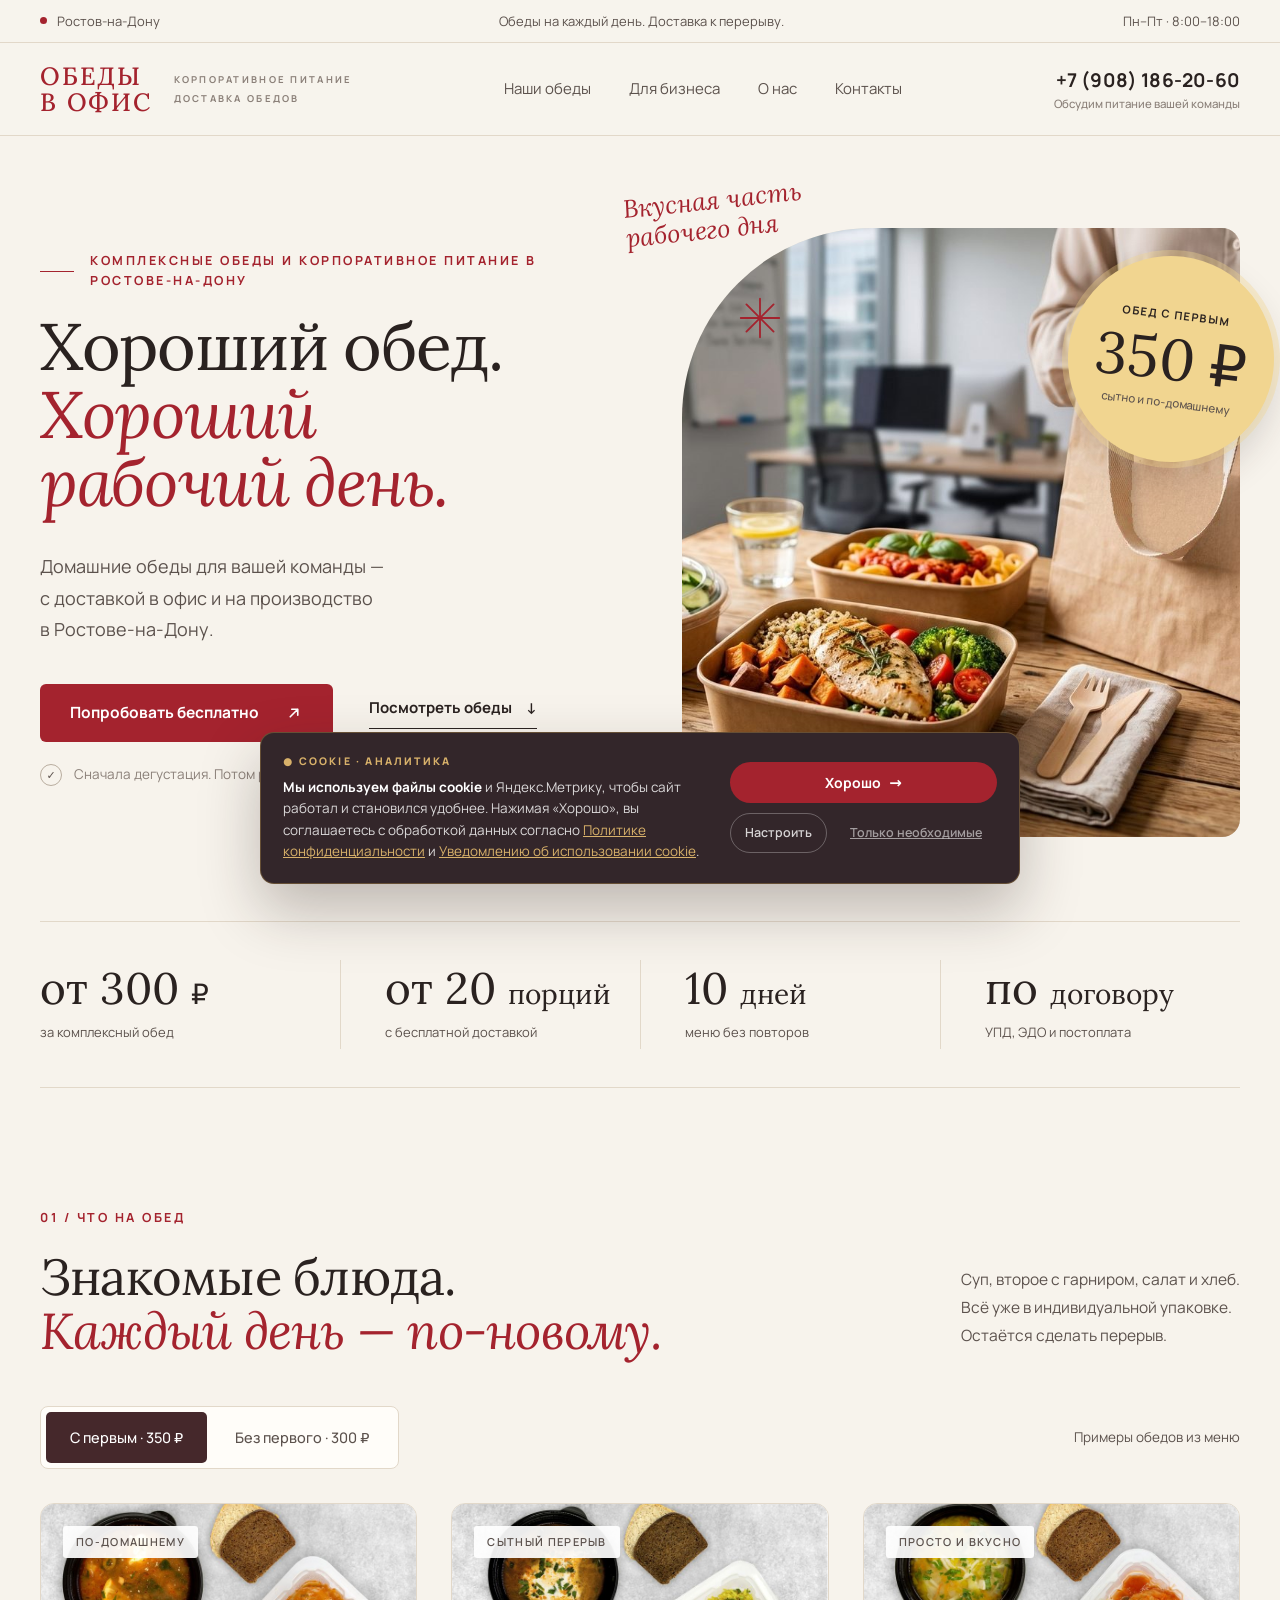
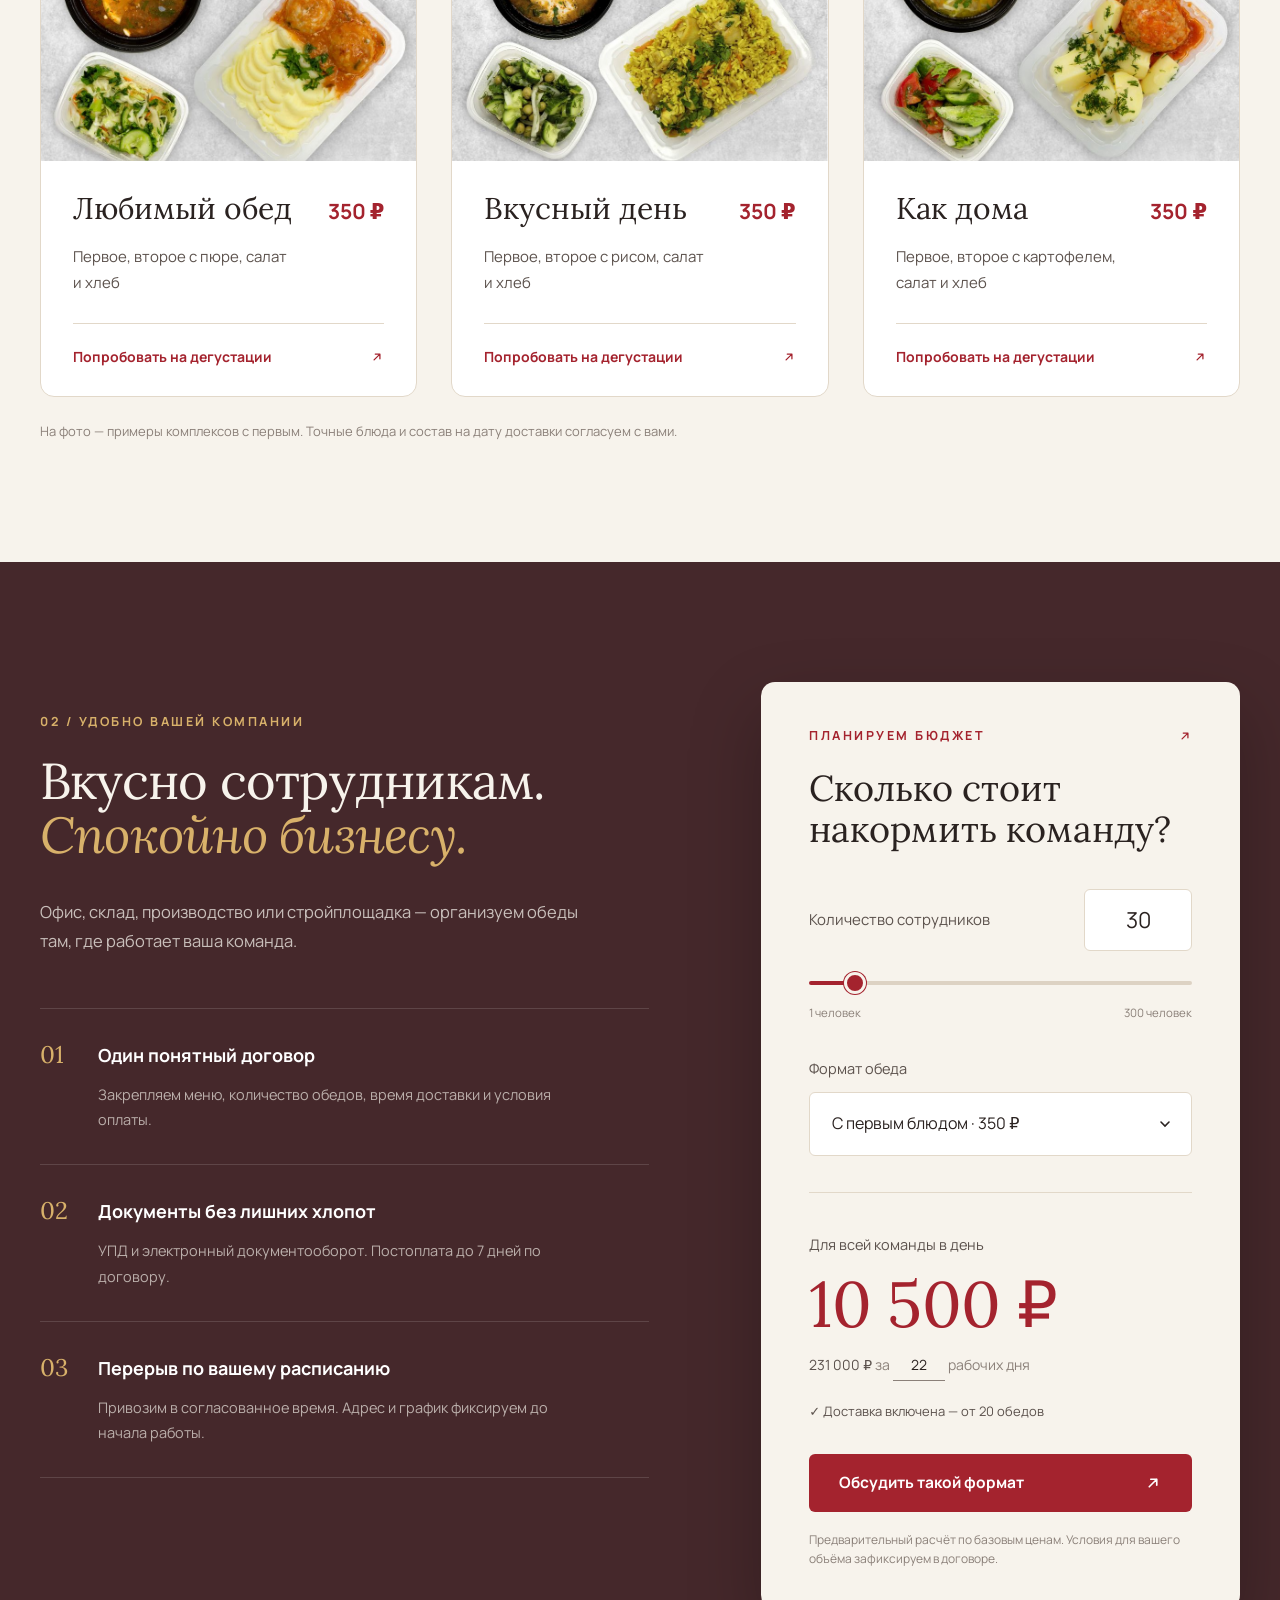
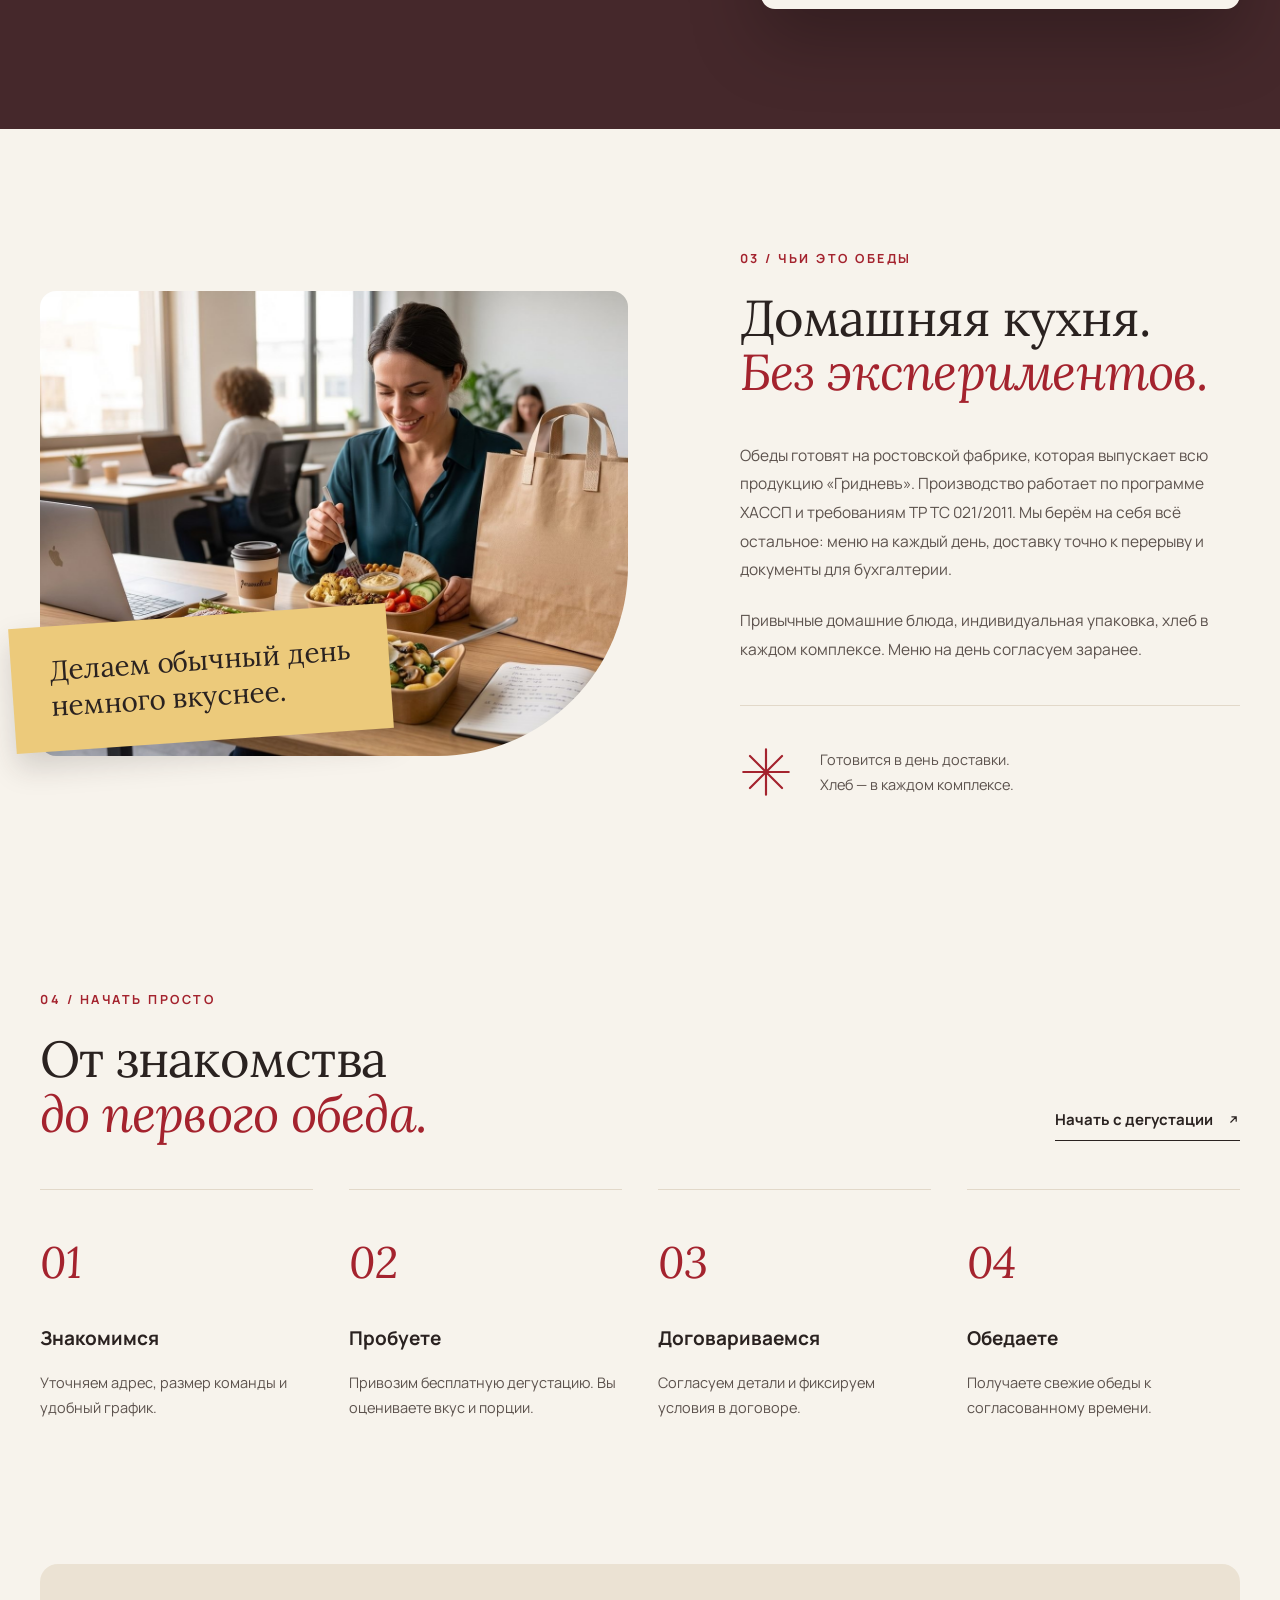
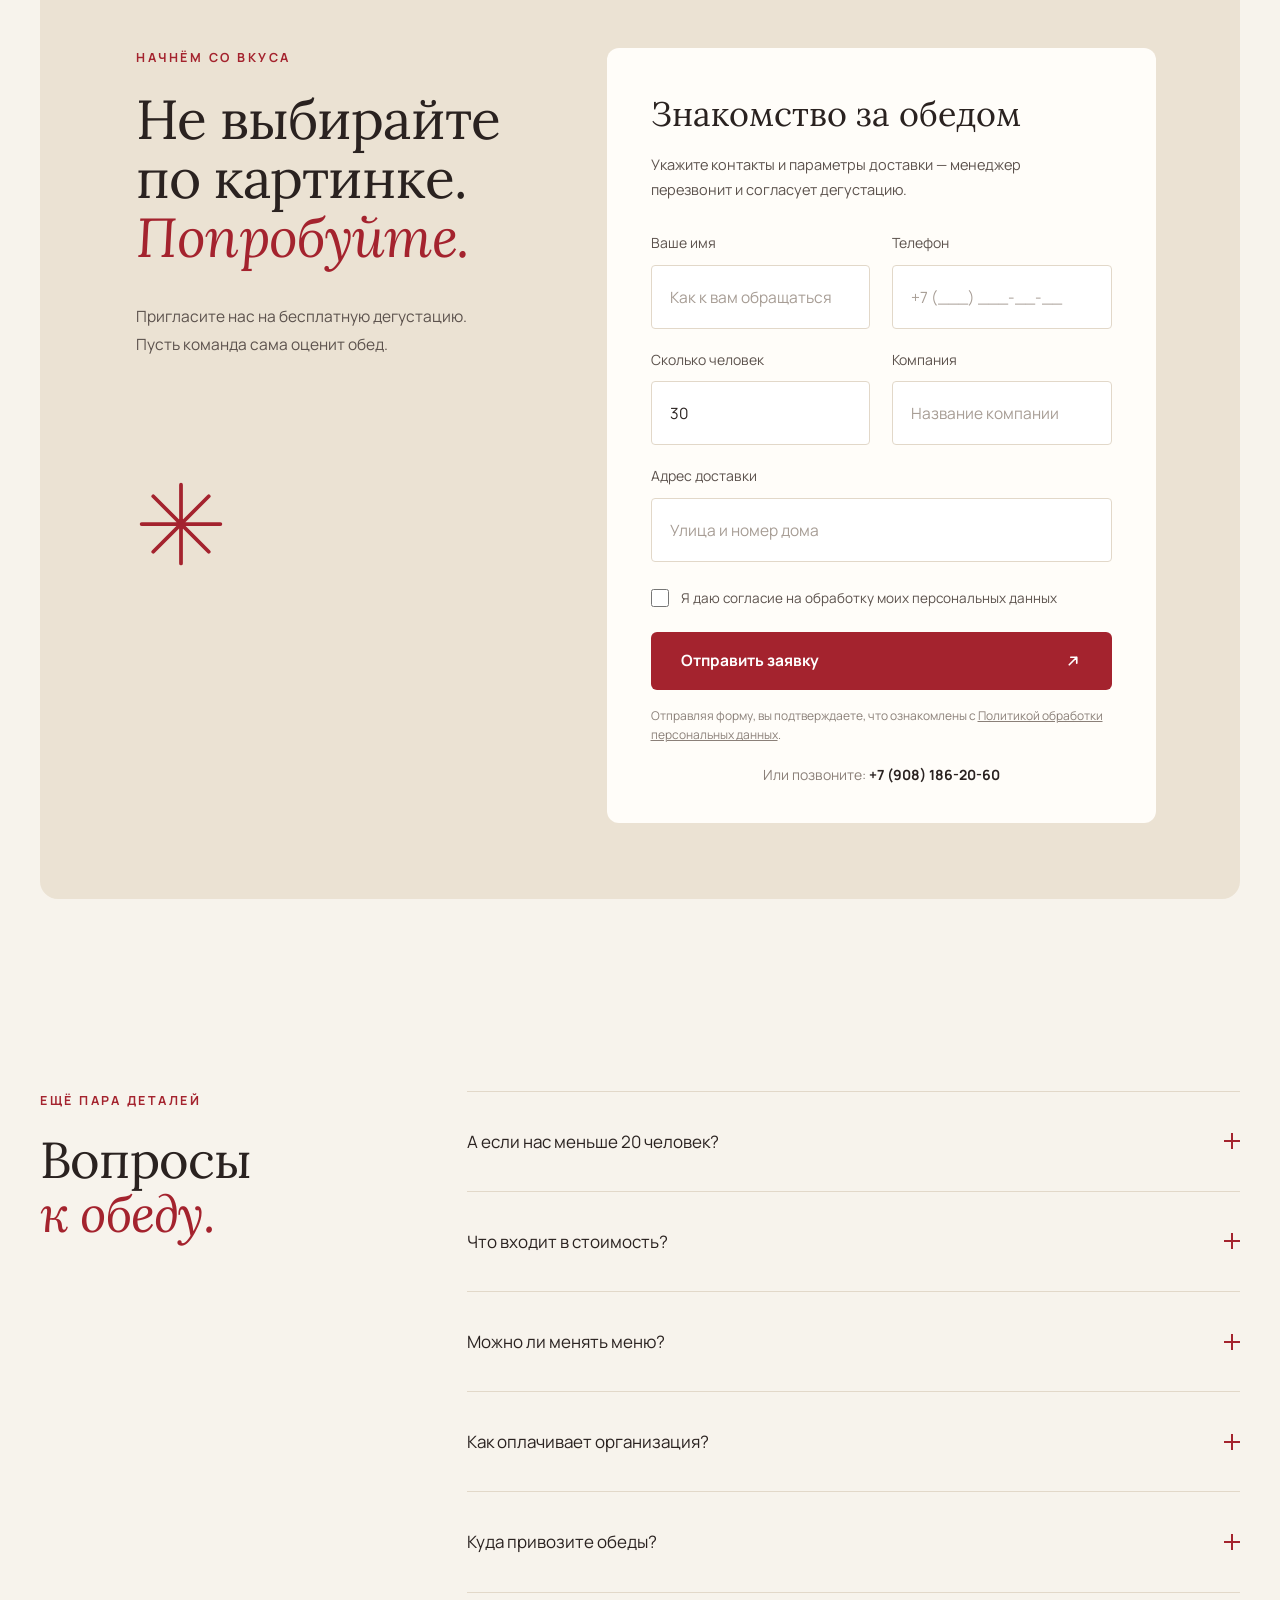
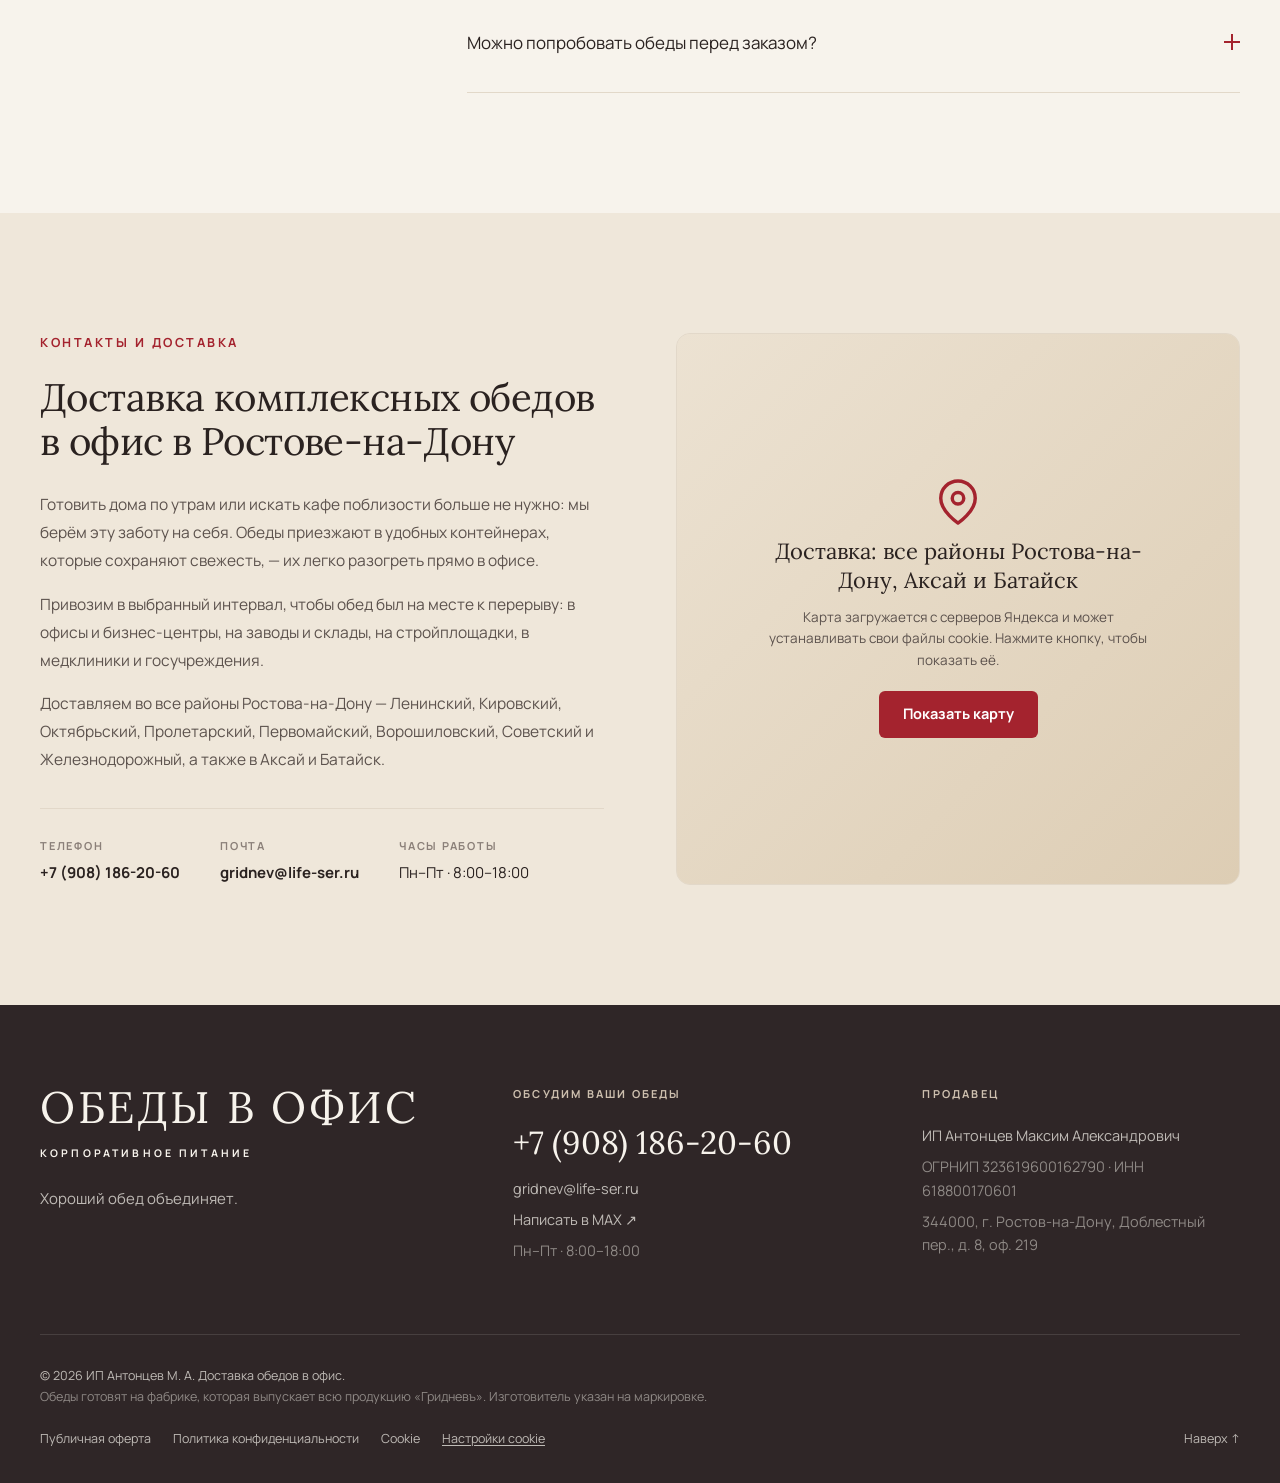
<file: index.html>
<!DOCTYPE html><html lang="ru"><head><meta charSet="utf-8"/><meta name="viewport" content="width=device-width, initial-scale=1"/><link rel="preload" as="image" href="/img/hero.jpg"/><link rel="stylesheet" href="/_next/static/css/bfb30a8983ff517b.css" data-precedence="next"/><link rel="preload" as="script" fetchPriority="low" href="/_next/static/chunks/webpack-c8441f2d519541e3.js"/><script src="/_next/static/chunks/fd9d1056-c520563bb0be96a5.js" async=""></script><script src="/_next/static/chunks/117-5c72c8c647864c96.js" async=""></script><script src="/_next/static/chunks/main-app-1c0f97d9b9d2076a.js" async=""></script><script src="/_next/static/chunks/app/page-bd658c5daf38d507.js" async=""></script><script src="/_next/static/chunks/app/layout-dd19915893d06eba.js" async=""></script><link rel="preload" href="/fonts/Lora-cyrillic-400-normal.woff2" as="font" type="font/woff2" crossorigin="anonymous"/><link rel="preload" href="/fonts/Lora-cyrillic-400-italic.woff2" as="font" type="font/woff2" crossorigin="anonymous"/><link rel="preload" href="/fonts/Manrope-cyrillic-400.woff2" as="font" type="font/woff2" crossorigin="anonymous"/><title>Доставка комплексных обедов в офис в Ростове-на-Дону</title><meta name="description" content="Доставка комплексных обедов в офис и на предприятие в Ростове-на-Дону: обед 350 ₽, бесплатная доставка от 20 обедов, дегустация бесплатно, работа по договору. Обеды готовят на фабрике, которая выпускает всю продукцию «Гридневъ»."/><meta name="keywords" content="доставка обедов Ростов-на-Дону,комплексные обеды Ростов,обеды в офис,заказать обед,корпоративное питание Ростов,бизнес-ланч с доставкой"/><link rel="canonical" href="https://xn----btbbdfdddv5cor7m.xn--p1ai/"/><meta name="yandex-verification" content="caf08283806582ef"/><meta property="og:title" content="Доставка комплексных обедов в офис — Ростов-на-Дону"/><meta property="og:description" content="Комплексные обеды с доставкой в офис в Ростове-на-Дону. Обед 350 ₽, доставка от 20 обедов бесплатно."/><meta property="og:site_name" content="Обеды в офис · Ростов-на-Дону"/><meta property="og:locale" content="ru_RU"/><meta property="og:image" content="https://xn----btbbdfdddv5cor7m.xn--p1ai/img/og-cover.jpg"/><meta property="og:image:width" content="1200"/><meta property="og:image:height" content="630"/><meta property="og:image:alt" content="Доставка комплексных обедов в офис — Ростов-на-Дону"/><meta property="og:type" content="website"/><meta name="twitter:card" content="summary_large_image"/><meta name="twitter:title" content="Доставка комплексных обедов в офис — Ростов-на-Дону"/><meta name="twitter:description" content="Комплексные обеды с доставкой в офис в Ростове-на-Дону. Обед 350 ₽, доставка от 20 обедов бесплатно."/><meta name="twitter:image" content="https://xn----btbbdfdddv5cor7m.xn--p1ai/img/og-cover.jpg"/><link rel="icon" href="/favicon.png"/><link rel="apple-touch-icon" href="/apple-touch-icon.png"/><script type="application/ld+json">{"@context":"https://schema.org","@type":"FoodEstablishment","name":"Доставка обедов в офис — Ростов-на-Дону","servesCuisine":"Домашние комплексные обеды","priceRange":"300–350 ₽","telephone":"+7 908 186-20-60","email":"gridnev@life-ser.ru","url":"https://гриднев-обеды.рф","image":"https://гриднев-обеды.рф/img/og-cover.jpg","address":{"@type":"PostalAddress","streetAddress":"Доблестный переулок, д. 8, оф. 219","addressLocality":"Ростов-на-Дону","postalCode":"344000","addressCountry":"RU"},"areaServed":{"@type":"City","name":"Ростов-на-Дону"},"openingHoursSpecification":{"@type":"OpeningHoursSpecification","dayOfWeek":["Monday","Tuesday","Wednesday","Thursday","Friday"],"opens":"08:00","closes":"18:00"}}</script><script src="/_next/static/chunks/polyfills-42372ed130431b0a.js" noModule=""></script></head><body><script type="application/ld+json">{"@context":"https://schema.org","@type":"FAQPage","mainEntity":[{"@type":"Question","name":"А если нас меньше 20 человек?","acceptedAnswer":{"@type":"Answer","text":"Основной формат — от 20 обедов в день: при таком объёме доставка бесплатна. Меньшее количество обсуждаем индивидуально — позвоните, подберём условия и рассчитаем доставку."}},{"@type":"Question","name":"Что входит в стоимость?","acceptedAnswer":{"@type":"Answer","text":"Комплекс с первым — 350 ₽: первое, второе с гарниром, салат и хлеб. Без первого — 300 ₽. Индивидуальная упаковка и приборы входят в цену, доставка бесплатна от 20 обедов."}},{"@type":"Question","name":"Можно ли менять меню?","acceptedAnswer":{"@type":"Answer","text":"Меню обновляется каждый день и не повторяется 10 рабочих дней. Набор блюд на день согласуем заранее и учитываем пожелания вашей команды."}},{"@type":"Question","name":"Как оплачивает организация?","acceptedAnswer":{"@type":"Answer","text":"Безналичный расчёт по договору. Закрывающие документы — УПД и акты — через ЭДО. Постоплата до 7 календарных дней."}},{"@type":"Question","name":"Куда привозите обеды?","acceptedAnswer":{"@type":"Answer","text":"Во все районы Ростова-на-Дону — в офисы, бизнес-центры, на производства, склады и стройплощадки. Возможна доставка в Аксай и Батайск. Адрес и время согласуем до начала работы."}},{"@type":"Question","name":"Можно попробовать обеды перед заказом?","acceptedAnswer":{"@type":"Answer","text":"Да. Перед началом сотрудничества бесплатно привозим дегустацию, чтобы команда сама оценила вкус и порции."}}]}</script><header class="site-head" id="header"><div class="topbar"><div class="container topbar__row"><span class="topbar__city">Ростов-на-Дону</span><span class="topbar__note">Обеды на каждый день. Доставка к перерыву.</span><span class="topbar__hours">Пн–Пт · 8:00–18:00</span></div></div><div class="container mainbar"><a href="#top" class="brand" aria-label="Обеды в офис — корпоративное питание, доставка обедов в Ростове-на-Дону"><span class="brand__mark">Обеды<br/>в офис</span><span class="brand__cap">Корпоративное питание<br/>Доставка обедов</span></a><nav class="nav" id="nav" aria-label="Разделы сайта"><a href="#obedy">Наши обеды</a><a href="#biznes">Для бизнеса</a><a href="#o-nas">О нас</a><a href="#kontakty">Контакты</a><a href="tel:+79081862060" class="nav__phone">+7 (908) 186-20-60</a></nav><a href="tel:+79081862060" class="head-phone">+7 (908) 186-20-60<small>Обсудим питание вашей команды</small></a><button class="burger" id="burger" type="button" aria-label="Меню" aria-controls="nav"><span></span><span></span><span></span></button></div></header><main><section class="hero" id="top"><div class="container hero__grid"><div class="hero__text"><h1 class="eyebrow eyebrow--line">Комплексные обеды и корпоративное питание в Ростове-на-Дону</h1><p class="display">Хороший обед.<br/><em>Хороший<br/>рабочий день.</em></p><p class="hero__lead">Домашние обеды для вашей команды — с доставкой в офис и на производство в <span class="nw">Ростове-на-Дону</span>.</p><div class="hero__actions"><a href="#probovat" class="btn btn--red">Попробовать бесплатно <svg class="ic-arrow" viewBox="0 0 24 24" aria-hidden="true"><path d="M7 17L17 7M9 7h8v8"></path></svg></a><a href="#obedy" class="link-down">Посмотреть обеды <span aria-hidden="true">↓</span></a></div><p class="hero__note"><span class="check" aria-hidden="true">✓</span> Сначала дегустация. Потом решение.</p></div><div class="hero__art"><p class="script" aria-hidden="true">Вкусная часть<br/>рабочего дня</p><svg class="spark spark--hero" viewBox="0 0 48 48" aria-hidden="true"><path d="M24 3v42M3 24h42M9.2 9.2l29.6 29.6M38.8 9.2L9.2 38.8"></path></svg><div class="hero__photo"><img src="/img/hero.jpg" alt="Комплексные обеды с доставкой в офис — Ростов-на-Дону" width="1500" height="818"/><span class="photo-chip"><i aria-hidden="true"></i>Свежее — точно к вашему перерыву</span></div><div class="price-seal" aria-label="Обед с первым — 350 рублей"><small>Обед с первым</small><b>350 ₽</b><small>сытно и по-домашнему</small></div></div></div><div class="container"><ul class="facts"><li><b>от 300 <span>₽</span></b><span>за комплексный обед</span></li><li><b>от 20 <span>порций</span></b><span>с бесплатной доставкой</span></li><li><b>10 <span>дней</span></b><span>меню без повторов</span></li><li><b>по <span>договору</span></b><span>УПД, ЭДО и постоплата</span></li></ul></div></section><section class="section" id="obedy"><div class="container"><div class="sec-head sec-head--split reveal"><div><p class="eyebrow">01 / Что на обед</p><h2 class="title">Знакомые блюда.<br/><em>Каждый день — <span class="nw">по-новому.</span></em></h2></div><p class="sec-head__aside">Суп, второе с гарниром, салат и хлеб.<br/>Всё уже в индивидуальной упаковке.<br/>Остаётся сделать перерыв.</p></div><div class="menu-bar reveal"><div class="tabs" role="tablist" aria-label="Формат обеда"><button type="button" role="tab" class="tab is-active" aria-selected="true" data-format="first">С первым · 350 ₽</button><button type="button" role="tab" class="tab" aria-selected="false" data-format="nofirst">Без первого · 300 ₽</button></div><span class="menu-bar__note">Примеры обедов из меню</span></div><div class="cards"><article class="card reveal"><div class="card__photo"><img src="/img/lunch-1.jpg" alt="Комплексный обед «Любимый обед» — первое, второе с пюре, салат и хлеб" width="820" height="652" loading="lazy"/><span class="card__tag">По-домашнему</span></div><div class="card__body"><div class="card__row"><h3>Любимый обед</h3><span class="card__price" data-price="true">350 ₽</span></div><p class="card__desc"><span data-first="true">Первое, второе <!-- -->с пюре<!-- -->, салат и хлеб</span><span data-nofirst="true" hidden="">Второе <!-- -->с пюре<!-- -->, салат и хлеб</span></p><a href="#probovat" class="card__link">Попробовать на дегустации <svg class="ic-arrow" viewBox="0 0 24 24" aria-hidden="true"><path d="M7 17L17 7M9 7h8v8"></path></svg></a></div></article><article class="card reveal"><div class="card__photo"><img src="/img/lunch-2.jpg" alt="Комплексный обед «Вкусный день» — первое, второе с рисом, салат и хлеб" width="820" height="652" loading="lazy"/><span class="card__tag">Сытный перерыв</span></div><div class="card__body"><div class="card__row"><h3>Вкусный день</h3><span class="card__price" data-price="true">350 ₽</span></div><p class="card__desc"><span data-first="true">Первое, второе <!-- -->с рисом<!-- -->, салат и хлеб</span><span data-nofirst="true" hidden="">Второе <!-- -->с рисом<!-- -->, салат и хлеб</span></p><a href="#probovat" class="card__link">Попробовать на дегустации <svg class="ic-arrow" viewBox="0 0 24 24" aria-hidden="true"><path d="M7 17L17 7M9 7h8v8"></path></svg></a></div></article><article class="card reveal"><div class="card__photo"><img src="/img/lunch-3.jpg" alt="Комплексный обед «Как дома» — первое, второе с картофелем, салат и хлеб" width="820" height="652" loading="lazy"/><span class="card__tag">Просто и вкусно</span></div><div class="card__body"><div class="card__row"><h3>Как дома</h3><span class="card__price" data-price="true">350 ₽</span></div><p class="card__desc"><span data-first="true">Первое, второе <!-- -->с картофелем<!-- -->, салат и хлеб</span><span data-nofirst="true" hidden="">Второе <!-- -->с картофелем<!-- -->, салат и хлеб</span></p><a href="#probovat" class="card__link">Попробовать на дегустации <svg class="ic-arrow" viewBox="0 0 24 24" aria-hidden="true"><path d="M7 17L17 7M9 7h8v8"></path></svg></a></div></article></div><p class="fineprint">На фото — примеры комплексов с первым. Точные блюда и состав на дату доставки согласуем с вами.</p></div></section><section class="section section--wine" id="biznes"><div class="container biz"><div class="biz__text reveal"><p class="eyebrow eyebrow--gold">02 / Удобно вашей компании</p><h2 class="title title--light">Вкусно сотрудникам.<br/><em>Спокойно бизнесу.</em></h2><p class="biz__lead">Офис, склад, производство или стройплощадка — организуем обеды там, где работает ваша команда.</p><ol class="biz__list"><li><span class="num">0<!-- -->1</span><div><h3>Один понятный договор</h3><p>Закрепляем меню, количество обедов, время доставки и условия оплаты.</p></div></li><li><span class="num">0<!-- -->2</span><div><h3>Документы без лишних хлопот</h3><p>УПД и электронный документооборот. Постоплата до 7 дней по договору.</p></div></li><li><span class="num">0<!-- -->3</span><div><h3>Перерыв по вашему расписанию</h3><p>Привозим в согласованное время. Адрес и график фиксируем до начала работы.</p></div></li></ol></div><div class="calc reveal" id="calc"><div class="calc__top"><p class="eyebrow">Планируем бюджет</p><svg class="ic-arrow" viewBox="0 0 24 24" aria-hidden="true"><path d="M7 17L17 7M9 7h8v8"></path></svg></div><h3 class="calc__title">Сколько стоит накормить команду?</h3><div class="calc__row"><label for="calcCount">Количество сотрудников</label><input id="calcCount" class="calc__num" type="number" min="1" max="300" inputMode="numeric" value="30"/></div><input id="calcRange" class="calc__range" type="range" min="1" max="300" aria-label="Количество сотрудников" value="30"/><div class="calc__scale"><span>1 человек</span><span>300 человек</span></div><label for="calcFormat" class="calc__label">Формат обеда</label><select id="calcFormat" class="calc__select"><option value="350" selected="">С первым блюдом · 350 ₽</option><option value="300">Без первого · 300 ₽</option></select><div class="calc__sum"><span class="calc__label">Для всей команды в день</span><output id="calcDay" class="calc__total">10 500 ₽</output><span class="calc__month"><output id="calcMonth">231 000 ₽</output> за<!-- --> <input id="calcDays" type="number" min="1" max="31" aria-label="Рабочих дней" value="22"/> рабочих дня</span><span class="calc__delivery" id="calcDelivery">✓ Доставка включена — от 20 обедов</span></div><a href="#probovat" class="btn btn--red btn--block" id="calcCta">Обсудить такой формат <svg class="ic-arrow" viewBox="0 0 24 24" aria-hidden="true"><path d="M7 17L17 7M9 7h8v8"></path></svg></a><p class="calc__fine">Предварительный расчёт по базовым ценам. Условия для вашего объёма зафиксируем в договоре.</p></div></div></section><section class="section" id="o-nas"><div class="container about"><div class="about__photo reveal"><img src="/img/about.jpg" alt="Доставка домашних обедов в офис — Ростов-на-Дону" width="1800" height="982" loading="lazy"/><p class="sticker">Делаем обычный день<br/>немного вкуснее.</p></div><div class="about__text reveal"><p class="eyebrow">03 / Чьи это обеды</p><h2 class="title">Домашняя кухня.<br/><em>Без экспериментов.</em></h2><p>Обеды готовят на ростовской фабрике, которая выпускает всю продукцию «Гридневъ». Производство работает по программе ХАССП и требованиям ТР ТС 021/2011. Мы берём на себя всё остальное: меню на каждый день, доставку точно к перерыву и документы для бухгалтерии.</p><p>Привычные домашние блюда, индивидуальная упаковка, хлеб в каждом комплексе. Меню на день согласуем заранее.</p><div class="about__note"><svg class="spark spark--sm" viewBox="0 0 48 48" aria-hidden="true"><path d="M24 3v42M3 24h42M9.2 9.2l29.6 29.6M38.8 9.2L9.2 38.8"></path></svg><p>Готовится в день доставки.<br/>Хлеб — в каждом комплексе.</p></div></div></div></section><section class="section section--tight" id="start"><div class="container"><div class="sec-head sec-head--split reveal"><div><p class="eyebrow">04 / Начать просто</p><h2 class="title">От знакомства<br/><em>до первого обеда.</em></h2></div><a href="#probovat" class="link-under">Начать с дегустации <svg class="ic-arrow" viewBox="0 0 24 24" aria-hidden="true"><path d="M7 17L17 7M9 7h8v8"></path></svg></a></div><ol class="steps"><li class="reveal"><span class="steps__num">0<!-- -->1</span><h3>Знакомимся</h3><p>Уточняем адрес, размер команды и удобный график.</p></li><li class="reveal"><span class="steps__num">0<!-- -->2</span><h3>Пробуете</h3><p>Привозим бесплатную дегустацию. Вы оцениваете вкус и порции.</p></li><li class="reveal"><span class="steps__num">0<!-- -->3</span><h3>Договариваемся</h3><p>Согласуем детали и фиксируем условия в договоре.</p></li><li class="reveal"><span class="steps__num">0<!-- -->4</span><h3>Обедаете</h3><p>Получаете свежие обеды к согласованному времени.</p></li></ol></div></section><section class="section section--tight" id="probovat"><div class="container"><div class="tasting reveal"><div class="tasting__text"><p class="eyebrow">Начнём со вкуса</p><h2 class="title title--xl">Не выбирайте<br/>по картинке.<br/><em>Попробуйте.</em></h2><p>Пригласите нас на бесплатную дегустацию.<br/>Пусть команда сама оценит обед.</p><svg class="spark spark--lg" viewBox="0 0 48 48" aria-hidden="true"><path d="M24 3v42M3 24h42M9.2 9.2l29.6 29.6M38.8 9.2L9.2 38.8"></path></svg></div><div class="form-card"><form class="lead-form" data-form="Дегустация" noValidate=""><h3>Знакомство за обедом</h3><p class="form-card__sub">Укажите контакты и параметры доставки — менеджер перезвонит и согласует дегустацию.</p><div class="form-grid"><label class="field"><span>Ваше имя</span><input class="ym-disable-keys" required="" placeholder="Как к вам обращаться" autoComplete="name" name="name"/></label><label class="field"><span>Телефон</span><input class="ym-disable-keys" data-phone="true" required="" placeholder="+7 (___) ___-__-__" inputMode="tel" autoComplete="tel" name="phone"/></label><label class="field"><span>Сколько человек</span><input class="ym-disable-keys" id="formCount" inputMode="numeric" name="count" value="30"/></label><label class="field"><span>Компания</span><input class="ym-disable-keys" placeholder="Название компании" autoComplete="organization" name="company"/></label><label class="field field--wide"><span>Адрес доставки</span><input class="ym-disable-keys" placeholder="Улица и номер дома" autoComplete="street-address" name="address"/></label></div><label class="consent"><input type="checkbox" required="" name="consent" value="1"/><span>Я даю согласие на обработку моих персональных данных</span></label><button type="submit" class="btn btn--red btn--block">Отправить заявку <svg class="ic-arrow" viewBox="0 0 24 24" aria-hidden="true"><path d="M7 17L17 7M9 7h8v8"></path></svg></button><p class="form-card__fine">Отправляя форму, вы подтверждаете, что ознакомлены с<!-- --> <a href="/policy/" target="_blank" rel="noopener">Политикой обработки персональных данных</a>.</p><p class="form-card__call">Или позвоните: <a href="tel:+79081862060">+7 (908) 186-20-60</a></p></form><div class="form-done" hidden=""><svg class="spark spark--sm" viewBox="0 0 48 48" aria-hidden="true"><path d="M24 3v42M3 24h42M9.2 9.2l29.6 29.6M38.8 9.2L9.2 38.8"></path></svg><h3>Спасибо! Заявка у нас.</h3><p>Менеджер перезвонит в рабочее время и согласует дегустацию.</p></div></div></div></div></section><section class="section" id="voprosy"><div class="container faq"><div class="reveal"><p class="eyebrow">Ещё пара деталей</p><h2 class="title">Вопросы<br/><em>к обеду.</em></h2></div><div class="faq__list"><details class="faq__item reveal"><summary>А если нас меньше 20 человек?<span class="faq__plus" aria-hidden="true"></span></summary><p>Основной формат — от 20 обедов в день: при таком объёме доставка бесплатна. Меньшее количество обсуждаем индивидуально — позвоните, подберём условия и рассчитаем доставку.</p></details><details class="faq__item reveal"><summary>Что входит в стоимость?<span class="faq__plus" aria-hidden="true"></span></summary><p>Комплекс с первым — 350 ₽: первое, второе с гарниром, салат и хлеб. Без первого — 300 ₽. Индивидуальная упаковка и приборы входят в цену, доставка бесплатна от 20 обедов.</p></details><details class="faq__item reveal"><summary>Можно ли менять меню?<span class="faq__plus" aria-hidden="true"></span></summary><p>Меню обновляется каждый день и не повторяется 10 рабочих дней. Набор блюд на день согласуем заранее и учитываем пожелания вашей команды.</p></details><details class="faq__item reveal"><summary>Как оплачивает организация?<span class="faq__plus" aria-hidden="true"></span></summary><p>Безналичный расчёт по договору. Закрывающие документы — УПД и акты — через ЭДО. Постоплата до 7 календарных дней.</p></details><details class="faq__item reveal"><summary>Куда привозите обеды?<span class="faq__plus" aria-hidden="true"></span></summary><p>Во все районы Ростова-на-Дону — в офисы, бизнес-центры, на производства, склады и стройплощадки. Возможна доставка в Аксай и Батайск. Адрес и время согласуем до начала работы.</p></details><details class="faq__item reveal"><summary>Можно попробовать обеды перед заказом?<span class="faq__plus" aria-hidden="true"></span></summary><p>Да. Перед началом сотрудничества бесплатно привозим дегустацию, чтобы команда сама оценила вкус и порции.</p></details></div></div></section><section class="section section--sand" id="kontakty"><div class="container delivery"><div class="delivery__text reveal"><p class="eyebrow">Контакты и доставка</p><h2 class="title title--md">Доставка комплексных обедов в офис в <span class="nw">Ростове-на-Дону</span></h2><p>Готовить дома по утрам или искать кафе поблизости больше не нужно: мы берём эту заботу на себя. Обеды приезжают в удобных контейнерах, которые сохраняют свежесть, — их легко разогреть прямо в офисе.</p><p>Привозим в выбранный интервал, чтобы обед был на месте к перерыву: в офисы и бизнес-центры, на заводы и склады, на стройплощадки, в медклиники и госучреждения.</p><p>Доставляем во все районы Ростова-на-Дону — Ленинский, Кировский, Октябрьский, Пролетарский, Первомайский, Ворошиловский, Советский и Железнодорожный, а также в Аксай и Батайск.</p><ul class="delivery__contacts"><li><span>Телефон</span><a href="tel:+79081862060">+7 (908) 186-20-60</a></li><li><span>Почта</span><a href="mailto:gridnev@life-ser.ru">gridnev@life-ser.ru</a></li><li><span>Часы работы</span>Пн–Пт · 8:00–18:00</li></ul></div><div class="map-embed reveal"><div class="map-facade"><svg viewBox="0 0 24 24" aria-hidden="true"><path d="M21 10c0 7-9 13-9 13s-9-6-9-13a9 9 0 0 1 18 0z"></path><circle cx="12" cy="10" r="3"></circle></svg><b>Доставка: все районы Ростова-на-Дону, Аксай и Батайск</b><p>Карта загружается с серверов Яндекса и может устанавливать свои файлы cookie. Нажмите кнопку, чтобы показать её.</p><button type="button" class="btn btn-primary">Показать карту</button></div></div></div></section></main><footer class="site-foot"><div class="container"><div class="foot-grid"><div><p class="foot-mark">Обеды в офис</p><p class="foot-cap">Корпоративное питание</p><p class="foot-motto">Хороший обед объединяет.</p></div><div><p class="foot-h">Обсудим ваши обеды</p><a href="tel:+79081862060" class="foot-phone">+7 (908) 186-20-60</a><a href="mailto:gridnev@life-ser.ru" class="foot-line">gridnev@life-ser.ru</a><a href="https://max.ru/u/f9LHodD0cOItk7qxJypC6NdQiHHrBeEHgTZdr_f1yaOwNUieo-opAkJEuYg" target="_blank" rel="noopener" class="foot-line">Написать в MAX ↗</a><p class="foot-line foot-line--muted">Пн–Пт · 8:00–18:00</p></div><div><p class="foot-h">Продавец</p><p class="foot-line">ИП Антонцев Максим Александрович</p><p class="foot-line foot-line--muted">ОГРНИП 323619600162790 · ИНН 618800170601</p><p class="foot-line foot-line--muted">344000, г. Ростов-на-Дону, Доблестный пер., д. 8, оф. 219</p></div></div><div class="foot-bottom"><div><p>© 2026 ИП Антонцев М. А. Доставка обедов в офис.</p><p class="foot-line--muted">Обеды готовят на фабрике, которая выпускает всю продукцию «Гридневъ». Изготовитель указан на маркировке.</p></div><p class="foot-links"><a href="/oferta/">Публичная оферта</a><a href="/policy/">Политика конфиденциальности</a><a href="/cookie/">Cookie</a><button type="button" class="cookie-link" data-cookie-settings="true">Настройки cookie</button></p><a href="#top" class="foot-top">Наверх ↑</a></div></div></footer><script src="/_next/static/chunks/webpack-c8441f2d519541e3.js" async=""></script><script>(self.__next_f=self.__next_f||[]).push([0]);self.__next_f.push([2,null])</script><script>self.__next_f.push([1,"1:HL[\"/_next/static/css/bfb30a8983ff517b.css\",\"style\"]\n"])</script><script>self.__next_f.push([1,"2:I[2846,[],\"\"]\n5:I[381,[\"931\",\"static/chunks/app/page-bd658c5daf38d507.js\"],\"default\"]\n6:I[6993,[\"931\",\"static/chunks/app/page-bd658c5daf38d507.js\"],\"default\"]\n7:I[4707,[],\"\"]\n8:I[6423,[],\"\"]\n9:I[2801,[\"185\",\"static/chunks/app/layout-dd19915893d06eba.js\"],\"default\"]\nb:I[1060,[],\"\"]\n4:T960,"])</script><script>self.__next_f.push([1,"{\"@context\":\"https://schema.org\",\"@type\":\"FAQPage\",\"mainEntity\":[{\"@type\":\"Question\",\"name\":\"А если нас меньше 20 человек?\",\"acceptedAnswer\":{\"@type\":\"Answer\",\"text\":\"Основной формат — от 20 обедов в день: при таком объёме доставка бесплатна. Меньшее количество обсуждаем индивидуально — позвоните, подберём условия и рассчитаем доставку.\"}},{\"@type\":\"Question\",\"name\":\"Что входит в стоимость?\",\"acceptedAnswer\":{\"@type\":\"Answer\",\"text\":\"Комплекс с первым — 350 ₽: первое, второе с гарниром, салат и хлеб. Без первого — 300 ₽. Индивидуальная упаковка и приборы входят в цену, доставка бесплатна от 20 обедов.\"}},{\"@type\":\"Question\",\"name\":\"Можно ли менять меню?\",\"acceptedAnswer\":{\"@type\":\"Answer\",\"text\":\"Меню обновляется каждый день и не повторяется 10 рабочих дней. Набор блюд на день согласуем заранее и учитываем пожелания вашей команды.\"}},{\"@type\":\"Question\",\"name\":\"Как оплачивает организация?\",\"acceptedAnswer\":{\"@type\":\"Answer\",\"text\":\"Безналичный расчёт по договору. Закрывающие документы — УПД и акты — через ЭДО. Постоплата до 7 календарных дней.\"}},{\"@type\":\"Question\",\"name\":\"Куда привозите обеды?\",\"acceptedAnswer\":{\"@type\":\"Answer\",\"text\":\"Во все районы Ростова-на-Дону — в офисы, бизнес-центры, на производства, склады и стройплощадки. Возможна доставка в Аксай и Батайск. Адрес и время согласуем до начала работы.\"}},{\"@type\":\"Question\",\"name\":\"Можно попробовать обеды перед заказом?\",\"acceptedAnswer\":{\"@type\":\"Answer\",\"text\":\"Да. Перед началом сотрудничества бесплатно привозим дегустацию, чтобы команда сама оценила вкус и порции.\"}}]}"])</script><script>self.__next_f.push([1,"c:[]\n"])</script><script>self.__next_f.push([1,"0:[\"$\",\"$L2\",null,{\"buildId\":\"a5fqNk5A8TLyX_0kONeuA\",\"assetPrefix\":\"\",\"urlParts\":[\"\",\"\"],\"initialTree\":[\"\",{\"children\":[\"__PAGE__\",{}]},\"$undefined\",\"$undefined\",true],\"initialSeedData\":[\"\",{\"children\":[\"__PAGE__\",{},[[\"$L3\",[[\"$\",\"script\",null,{\"type\":\"application/ld+json\",\"dangerouslySetInnerHTML\":{\"__html\":\"$4\"}}],[\"$\",\"header\",null,{\"className\":\"site-head\",\"id\":\"header\",\"children\":[[\"$\",\"div\",null,{\"className\":\"topbar\",\"children\":[\"$\",\"div\",null,{\"className\":\"container topbar__row\",\"children\":[[\"$\",\"span\",null,{\"className\":\"topbar__city\",\"children\":\"Ростов-на-Дону\"}],[\"$\",\"span\",null,{\"className\":\"topbar__note\",\"children\":\"Обеды на каждый день. Доставка к перерыву.\"}],[\"$\",\"span\",null,{\"className\":\"topbar__hours\",\"children\":\"Пн–Пт · 8:00–18:00\"}]]}]}],[\"$\",\"div\",null,{\"className\":\"container mainbar\",\"children\":[[\"$\",\"a\",null,{\"href\":\"#top\",\"className\":\"brand\",\"aria-label\":\"Обеды в офис — корпоративное питание, доставка обедов в Ростове-на-Дону\",\"children\":[[\"$\",\"span\",null,{\"className\":\"brand__mark\",\"children\":[\"Обеды\",[\"$\",\"br\",null,{}],\"в офис\"]}],[\"$\",\"span\",null,{\"className\":\"brand__cap\",\"children\":[\"Корпоративное питание\",[\"$\",\"br\",null,{}],\"Доставка обедов\"]}]]}],[\"$\",\"nav\",null,{\"className\":\"nav\",\"id\":\"nav\",\"aria-label\":\"Разделы сайта\",\"children\":[[\"$\",\"a\",null,{\"href\":\"#obedy\",\"children\":\"Наши обеды\"}],[\"$\",\"a\",null,{\"href\":\"#biznes\",\"children\":\"Для бизнеса\"}],[\"$\",\"a\",null,{\"href\":\"#o-nas\",\"children\":\"О нас\"}],[\"$\",\"a\",null,{\"href\":\"#kontakty\",\"children\":\"Контакты\"}],[\"$\",\"a\",null,{\"href\":\"tel:+79081862060\",\"className\":\"nav__phone\",\"children\":\"+7 (908) 186-20-60\"}]]}],[\"$\",\"a\",null,{\"href\":\"tel:+79081862060\",\"className\":\"head-phone\",\"children\":[\"+7 (908) 186-20-60\",[\"$\",\"small\",null,{\"children\":\"Обсудим питание вашей команды\"}]]}],[\"$\",\"button\",null,{\"className\":\"burger\",\"id\":\"burger\",\"type\":\"button\",\"aria-label\":\"Меню\",\"aria-controls\":\"nav\",\"children\":[[\"$\",\"span\",null,{}],[\"$\",\"span\",null,{}],[\"$\",\"span\",null,{}]]}]]}]]}],[\"$\",\"main\",null,{\"children\":[[\"$\",\"section\",null,{\"className\":\"hero\",\"id\":\"top\",\"children\":[[\"$\",\"div\",null,{\"className\":\"container hero__grid\",\"children\":[[\"$\",\"div\",null,{\"className\":\"hero__text\",\"children\":[[\"$\",\"h1\",null,{\"className\":\"eyebrow eyebrow--line\",\"children\":\"Комплексные обеды и корпоративное питание в Ростове-на-Дону\"}],[\"$\",\"p\",null,{\"className\":\"display\",\"children\":[\"Хороший обед.\",[\"$\",\"br\",null,{}],[\"$\",\"em\",null,{\"children\":[\"Хороший\",[\"$\",\"br\",null,{}],\"рабочий день.\"]}]]}],[\"$\",\"p\",null,{\"className\":\"hero__lead\",\"children\":[\"Домашние обеды для вашей команды — с доставкой в офис и на производство в \",[\"$\",\"span\",null,{\"className\":\"nw\",\"children\":\"Ростове-на-Дону\"}],\".\"]}],[\"$\",\"div\",null,{\"className\":\"hero__actions\",\"children\":[[\"$\",\"a\",null,{\"href\":\"#probovat\",\"className\":\"btn btn--red\",\"children\":[\"Попробовать бесплатно \",[\"$\",\"svg\",null,{\"className\":\"ic-arrow\",\"viewBox\":\"0 0 24 24\",\"aria-hidden\":\"true\",\"children\":[\"$\",\"path\",null,{\"d\":\"M7 17L17 7M9 7h8v8\"}]}]]}],[\"$\",\"a\",null,{\"href\":\"#obedy\",\"className\":\"link-down\",\"children\":[\"Посмотреть обеды \",[\"$\",\"span\",null,{\"aria-hidden\":\"true\",\"children\":\"↓\"}]]}]]}],[\"$\",\"p\",null,{\"className\":\"hero__note\",\"children\":[[\"$\",\"span\",null,{\"className\":\"check\",\"aria-hidden\":\"true\",\"children\":\"✓\"}],\" Сначала дегустация. Потом решение.\"]}]]}],[\"$\",\"div\",null,{\"className\":\"hero__art\",\"children\":[[\"$\",\"p\",null,{\"className\":\"script\",\"aria-hidden\":\"true\",\"children\":[\"Вкусная часть\",[\"$\",\"br\",null,{}],\"рабочего дня\"]}],[\"$\",\"svg\",null,{\"className\":\"spark spark--hero\",\"viewBox\":\"0 0 48 48\",\"aria-hidden\":\"true\",\"children\":[\"$\",\"path\",null,{\"d\":\"M24 3v42M3 24h42M9.2 9.2l29.6 29.6M38.8 9.2L9.2 38.8\"}]}],[\"$\",\"div\",null,{\"className\":\"hero__photo\",\"children\":[[\"$\",\"img\",null,{\"src\":\"/img/hero.jpg\",\"alt\":\"Комплексные обеды с доставкой в офис — Ростов-на-Дону\",\"width\":\"1500\",\"height\":\"818\"}],[\"$\",\"span\",null,{\"className\":\"photo-chip\",\"children\":[[\"$\",\"i\",null,{\"aria-hidden\":\"true\"}],\"Свежее — точно к вашему перерыву\"]}]]}],[\"$\",\"div\",null,{\"className\":\"price-seal\",\"aria-label\":\"Обед с первым — 350 рублей\",\"children\":[[\"$\",\"small\",null,{\"children\":\"Обед с первым\"}],[\"$\",\"b\",null,{\"children\":\"350 ₽\"}],[\"$\",\"small\",null,{\"children\":\"сытно и по-домашнему\"}]]}]]}]]}],[\"$\",\"div\",null,{\"className\":\"container\",\"children\":[\"$\",\"ul\",null,{\"className\":\"facts\",\"children\":[[\"$\",\"li\",null,{\"children\":[[\"$\",\"b\",null,{\"children\":[\"от 300 \",[\"$\",\"span\",null,{\"children\":\"₽\"}]]}],[\"$\",\"span\",null,{\"children\":\"за комплексный обед\"}]]}],[\"$\",\"li\",null,{\"children\":[[\"$\",\"b\",null,{\"children\":[\"от 20 \",[\"$\",\"span\",null,{\"children\":\"порций\"}]]}],[\"$\",\"span\",null,{\"children\":\"с бесплатной доставкой\"}]]}],[\"$\",\"li\",null,{\"children\":[[\"$\",\"b\",null,{\"children\":[\"10 \",[\"$\",\"span\",null,{\"children\":\"дней\"}]]}],[\"$\",\"span\",null,{\"children\":\"меню без повторов\"}]]}],[\"$\",\"li\",null,{\"children\":[[\"$\",\"b\",null,{\"children\":[\"по \",[\"$\",\"span\",null,{\"children\":\"договору\"}]]}],[\"$\",\"span\",null,{\"children\":\"УПД, ЭДО и постоплата\"}]]}]]}]}]]}],[\"$\",\"section\",null,{\"className\":\"section\",\"id\":\"obedy\",\"children\":[\"$\",\"div\",null,{\"className\":\"container\",\"children\":[[\"$\",\"div\",null,{\"className\":\"sec-head sec-head--split reveal\",\"children\":[[\"$\",\"div\",null,{\"children\":[[\"$\",\"p\",null,{\"className\":\"eyebrow\",\"children\":\"01 / Что на обед\"}],[\"$\",\"h2\",null,{\"className\":\"title\",\"children\":[\"Знакомые блюда.\",[\"$\",\"br\",null,{}],[\"$\",\"em\",null,{\"children\":[\"Каждый день — \",[\"$\",\"span\",null,{\"className\":\"nw\",\"children\":\"по-новому.\"}]]}]]}]]}],[\"$\",\"p\",null,{\"className\":\"sec-head__aside\",\"children\":[\"Суп, второе с гарниром, салат и хлеб.\",[\"$\",\"br\",null,{}],\"Всё уже в индивидуальной упаковке.\",[\"$\",\"br\",null,{}],\"Остаётся сделать перерыв.\"]}]]}],[\"$\",\"div\",null,{\"className\":\"menu-bar reveal\",\"children\":[[\"$\",\"div\",null,{\"className\":\"tabs\",\"role\":\"tablist\",\"aria-label\":\"Формат обеда\",\"children\":[[\"$\",\"button\",null,{\"type\":\"button\",\"role\":\"tab\",\"className\":\"tab is-active\",\"aria-selected\":\"true\",\"data-format\":\"first\",\"children\":\"С первым · 350 ₽\"}],[\"$\",\"button\",null,{\"type\":\"button\",\"role\":\"tab\",\"className\":\"tab\",\"aria-selected\":\"false\",\"data-format\":\"nofirst\",\"children\":\"Без первого · 300 ₽\"}]]}],[\"$\",\"span\",null,{\"className\":\"menu-bar__note\",\"children\":\"Примеры обедов из меню\"}]]}],[\"$\",\"div\",null,{\"className\":\"cards\",\"children\":[[\"$\",\"article\",\"1\",{\"className\":\"card reveal\",\"children\":[[\"$\",\"div\",null,{\"className\":\"card__photo\",\"children\":[[\"$\",\"img\",null,{\"src\":\"/img/lunch-1.jpg\",\"alt\":\"Комплексный обед «Любимый обед» — первое, второе с пюре, салат и хлеб\",\"width\":\"820\",\"height\":\"652\",\"loading\":\"lazy\"}],[\"$\",\"span\",null,{\"className\":\"card__tag\",\"children\":\"По-домашнему\"}]]}],[\"$\",\"div\",null,{\"className\":\"card__body\",\"children\":[[\"$\",\"div\",null,{\"className\":\"card__row\",\"children\":[[\"$\",\"h3\",null,{\"children\":\"Любимый обед\"}],[\"$\",\"span\",null,{\"className\":\"card__price\",\"data-price\":true,\"children\":\"350 ₽\"}]]}],[\"$\",\"p\",null,{\"className\":\"card__desc\",\"children\":[[\"$\",\"span\",null,{\"data-first\":true,\"children\":[\"Первое, второе \",\"с пюре\",\", салат и хлеб\"]}],[\"$\",\"span\",null,{\"data-nofirst\":true,\"hidden\":true,\"children\":[\"Второе \",\"с пюре\",\", салат и хлеб\"]}]]}],[\"$\",\"a\",null,{\"href\":\"#probovat\",\"className\":\"card__link\",\"children\":[\"Попробовать на дегустации \",[\"$\",\"svg\",null,{\"className\":\"ic-arrow\",\"viewBox\":\"0 0 24 24\",\"aria-hidden\":\"true\",\"children\":[\"$\",\"path\",null,{\"d\":\"M7 17L17 7M9 7h8v8\"}]}]]}]]}]]}],[\"$\",\"article\",\"2\",{\"className\":\"card reveal\",\"children\":[[\"$\",\"div\",null,{\"className\":\"card__photo\",\"children\":[[\"$\",\"img\",null,{\"src\":\"/img/lunch-2.jpg\",\"alt\":\"Комплексный обед «Вкусный день» — первое, второе с рисом, салат и хлеб\",\"width\":\"820\",\"height\":\"652\",\"loading\":\"lazy\"}],[\"$\",\"span\",null,{\"className\":\"card__tag\",\"children\":\"Сытный перерыв\"}]]}],[\"$\",\"div\",null,{\"className\":\"card__body\",\"children\":[[\"$\",\"div\",null,{\"className\":\"card__row\",\"children\":[[\"$\",\"h3\",null,{\"children\":\"Вкусный день\"}],[\"$\",\"span\",null,{\"className\":\"card__price\",\"data-price\":true,\"children\":\"350 ₽\"}]]}],[\"$\",\"p\",null,{\"className\":\"card__desc\",\"children\":[[\"$\",\"span\",null,{\"data-first\":true,\"children\":[\"Первое, второе \",\"с рисом\",\", салат и хлеб\"]}],[\"$\",\"span\",null,{\"data-nofirst\":true,\"hidden\":true,\"children\":[\"Второе \",\"с рисом\",\", салат и хлеб\"]}]]}],[\"$\",\"a\",null,{\"href\":\"#probovat\",\"className\":\"card__link\",\"children\":[\"Попробовать на дегустации \",[\"$\",\"svg\",null,{\"className\":\"ic-arrow\",\"viewBox\":\"0 0 24 24\",\"aria-hidden\":\"true\",\"children\":[\"$\",\"path\",null,{\"d\":\"M7 17L17 7M9 7h8v8\"}]}]]}]]}]]}],[\"$\",\"article\",\"3\",{\"className\":\"card reveal\",\"children\":[[\"$\",\"div\",null,{\"className\":\"card__photo\",\"children\":[[\"$\",\"img\",null,{\"src\":\"/img/lunch-3.jpg\",\"alt\":\"Комплексный обед «Как дома» — первое, второе с картофелем, салат и хлеб\",\"width\":\"820\",\"height\":\"652\",\"loading\":\"lazy\"}],[\"$\",\"span\",null,{\"className\":\"card__tag\",\"children\":\"Просто и вкусно\"}]]}],[\"$\",\"div\",null,{\"className\":\"card__body\",\"children\":[[\"$\",\"div\",null,{\"className\":\"card__row\",\"children\":[[\"$\",\"h3\",null,{\"children\":\"Как дома\"}],[\"$\",\"span\",null,{\"className\":\"card__price\",\"data-price\":true,\"children\":\"350 ₽\"}]]}],[\"$\",\"p\",null,{\"className\":\"card__desc\",\"children\":[[\"$\",\"span\",null,{\"data-first\":true,\"children\":[\"Первое, второе \",\"с картофелем\",\", салат и хлеб\"]}],[\"$\",\"span\",null,{\"data-nofirst\":true,\"hidden\":true,\"children\":[\"Второе \",\"с картофелем\",\", салат и хлеб\"]}]]}],[\"$\",\"a\",null,{\"href\":\"#probovat\",\"className\":\"card__link\",\"children\":[\"Попробовать на дегустации \",[\"$\",\"svg\",null,{\"className\":\"ic-arrow\",\"viewBox\":\"0 0 24 24\",\"aria-hidden\":\"true\",\"children\":[\"$\",\"path\",null,{\"d\":\"M7 17L17 7M9 7h8v8\"}]}]]}]]}]]}]]}],[\"$\",\"p\",null,{\"className\":\"fineprint\",\"children\":\"На фото — примеры комплексов с первым. Точные блюда и состав на дату доставки согласуем с вами.\"}]]}]}],[\"$\",\"section\",null,{\"className\":\"section section--wine\",\"id\":\"biznes\",\"children\":[\"$\",\"div\",null,{\"className\":\"container biz\",\"children\":[[\"$\",\"div\",null,{\"className\":\"biz__text reveal\",\"children\":[[\"$\",\"p\",null,{\"className\":\"eyebrow eyebrow--gold\",\"children\":\"02 / Удобно вашей компании\"}],[\"$\",\"h2\",null,{\"className\":\"title title--light\",\"children\":[\"Вкусно сотрудникам.\",[\"$\",\"br\",null,{}],[\"$\",\"em\",null,{\"children\":\"Спокойно бизнесу.\"}]]}],[\"$\",\"p\",null,{\"className\":\"biz__lead\",\"children\":\"Офис, склад, производство или стройплощадка — организуем обеды там, где работает ваша команда.\"}],[\"$\",\"ol\",null,{\"className\":\"biz__list\",\"children\":[[\"$\",\"li\",\"Один понятный договор\",{\"children\":[[\"$\",\"span\",null,{\"className\":\"num\",\"children\":[\"0\",1]}],[\"$\",\"div\",null,{\"children\":[[\"$\",\"h3\",null,{\"children\":\"Один понятный договор\"}],[\"$\",\"p\",null,{\"children\":\"Закрепляем меню, количество обедов, время доставки и условия оплаты.\"}]]}]]}],[\"$\",\"li\",\"Документы без лишних хлопот\",{\"children\":[[\"$\",\"span\",null,{\"className\":\"num\",\"children\":[\"0\",2]}],[\"$\",\"div\",null,{\"children\":[[\"$\",\"h3\",null,{\"children\":\"Документы без лишних хлопот\"}],[\"$\",\"p\",null,{\"children\":\"УПД и электронный документооборот. Постоплата до 7 дней по договору.\"}]]}]]}],[\"$\",\"li\",\"Перерыв по вашему расписанию\",{\"children\":[[\"$\",\"span\",null,{\"className\":\"num\",\"children\":[\"0\",3]}],[\"$\",\"div\",null,{\"children\":[[\"$\",\"h3\",null,{\"children\":\"Перерыв по вашему расписанию\"}],[\"$\",\"p\",null,{\"children\":\"Привозим в согласованное время. Адрес и график фиксируем до начала работы.\"}]]}]]}]]}]]}],[\"$\",\"div\",null,{\"className\":\"calc reveal\",\"id\":\"calc\",\"children\":[[\"$\",\"div\",null,{\"className\":\"calc__top\",\"children\":[[\"$\",\"p\",null,{\"className\":\"eyebrow\",\"children\":\"Планируем бюджет\"}],[\"$\",\"svg\",null,{\"className\":\"ic-arrow\",\"viewBox\":\"0 0 24 24\",\"aria-hidden\":\"true\",\"children\":[\"$\",\"path\",null,{\"d\":\"M7 17L17 7M9 7h8v8\"}]}]]}],[\"$\",\"h3\",null,{\"className\":\"calc__title\",\"children\":\"Сколько стоит накормить команду?\"}],[\"$\",\"div\",null,{\"className\":\"calc__row\",\"children\":[[\"$\",\"label\",null,{\"htmlFor\":\"calcCount\",\"children\":\"Количество сотрудников\"}],[\"$\",\"input\",null,{\"id\":\"calcCount\",\"className\":\"calc__num\",\"type\":\"number\",\"min\":\"1\",\"max\":\"300\",\"defaultValue\":\"30\",\"inputMode\":\"numeric\"}]]}],[\"$\",\"input\",null,{\"id\":\"calcRange\",\"className\":\"calc__range\",\"type\":\"range\",\"min\":\"1\",\"max\":\"300\",\"defaultValue\":\"30\",\"aria-label\":\"Количество сотрудников\"}],[\"$\",\"div\",null,{\"className\":\"calc__scale\",\"children\":[[\"$\",\"span\",null,{\"children\":\"1 человек\"}],[\"$\",\"span\",null,{\"children\":\"300 человек\"}]]}],[\"$\",\"label\",null,{\"htmlFor\":\"calcFormat\",\"className\":\"calc__label\",\"children\":\"Формат обеда\"}],[\"$\",\"select\",null,{\"id\":\"calcFormat\",\"className\":\"calc__select\",\"defaultValue\":\"350\",\"children\":[[\"$\",\"option\",null,{\"value\":\"350\",\"children\":\"С первым блюдом · 350 ₽\"}],[\"$\",\"option\",null,{\"value\":\"300\",\"children\":\"Без первого · 300 ₽\"}]]}],[\"$\",\"div\",null,{\"className\":\"calc__sum\",\"children\":[[\"$\",\"span\",null,{\"className\":\"calc__label\",\"children\":\"Для всей команды в день\"}],[\"$\",\"output\",null,{\"id\":\"calcDay\",\"className\":\"calc__total\",\"children\":\"10 500 ₽\"}],[\"$\",\"span\",null,{\"className\":\"calc__month\",\"children\":[[\"$\",\"output\",null,{\"id\":\"calcMonth\",\"children\":\"231 000 ₽\"}],\" за\",\" \",[\"$\",\"input\",null,{\"id\":\"calcDays\",\"type\":\"number\",\"min\":\"1\",\"max\":\"31\",\"defaultValue\":\"22\",\"aria-label\":\"Рабочих дней\"}],\" рабочих дня\"]}],[\"$\",\"span\",null,{\"className\":\"calc__delivery\",\"id\":\"calcDelivery\",\"children\":\"✓ Доставка включена — от 20 обедов\"}]]}],[\"$\",\"a\",null,{\"href\":\"#probovat\",\"className\":\"btn btn--red btn--block\",\"id\":\"calcCta\",\"children\":[\"Обсудить такой формат \",[\"$\",\"svg\",null,{\"className\":\"ic-arrow\",\"viewBox\":\"0 0 24 24\",\"aria-hidden\":\"true\",\"children\":[\"$\",\"path\",null,{\"d\":\"M7 17L17 7M9 7h8v8\"}]}]]}],[\"$\",\"p\",null,{\"className\":\"calc__fine\",\"children\":\"Предварительный расчёт по базовым ценам. Условия для вашего объёма зафиксируем в договоре.\"}]]}]]}]}],[\"$\",\"section\",null,{\"className\":\"section\",\"id\":\"o-nas\",\"children\":[\"$\",\"div\",null,{\"className\":\"container about\",\"children\":[[\"$\",\"div\",null,{\"className\":\"about__photo reveal\",\"children\":[[\"$\",\"img\",null,{\"src\":\"/img/about.jpg\",\"alt\":\"Доставка домашних обедов в офис — Ростов-на-Дону\",\"width\":\"1800\",\"height\":\"982\",\"loading\":\"lazy\"}],[\"$\",\"p\",null,{\"className\":\"sticker\",\"children\":[\"Делаем обычный день\",[\"$\",\"br\",null,{}],\"немного вкуснее.\"]}]]}],[\"$\",\"div\",null,{\"className\":\"about__text reveal\",\"children\":[[\"$\",\"p\",null,{\"className\":\"eyebrow\",\"children\":\"03 / Чьи это обеды\"}],[\"$\",\"h2\",null,{\"className\":\"title\",\"children\":[\"Домашняя кухня.\",[\"$\",\"br\",null,{}],[\"$\",\"em\",null,{\"children\":\"Без экспериментов.\"}]]}],[\"$\",\"p\",null,{\"children\":\"Обеды готовят на ростовской фабрике, которая выпускает всю продукцию «Гридневъ». Производство работает по программе ХАССП и требованиям ТР ТС 021/2011. Мы берём на себя всё остальное: меню на каждый день, доставку точно к перерыву и документы для бухгалтерии.\"}],[\"$\",\"p\",null,{\"children\":\"Привычные домашние блюда, индивидуальная упаковка, хлеб в каждом комплексе. Меню на день согласуем заранее.\"}],[\"$\",\"div\",null,{\"className\":\"about__note\",\"children\":[[\"$\",\"svg\",null,{\"className\":\"spark spark--sm\",\"viewBox\":\"0 0 48 48\",\"aria-hidden\":\"true\",\"children\":[\"$\",\"path\",null,{\"d\":\"M24 3v42M3 24h42M9.2 9.2l29.6 29.6M38.8 9.2L9.2 38.8\"}]}],[\"$\",\"p\",null,{\"children\":[\"Готовится в день доставки.\",[\"$\",\"br\",null,{}],\"Хлеб — в каждом комплексе.\"]}]]}]]}]]}]}],[\"$\",\"section\",null,{\"className\":\"section section--tight\",\"id\":\"start\",\"children\":[\"$\",\"div\",null,{\"className\":\"container\",\"children\":[[\"$\",\"div\",null,{\"className\":\"sec-head sec-head--split reveal\",\"children\":[[\"$\",\"div\",null,{\"children\":[[\"$\",\"p\",null,{\"className\":\"eyebrow\",\"children\":\"04 / Начать просто\"}],[\"$\",\"h2\",null,{\"className\":\"title\",\"children\":[\"От знакомства\",[\"$\",\"br\",null,{}],[\"$\",\"em\",null,{\"children\":\"до первого обеда.\"}]]}]]}],[\"$\",\"a\",null,{\"href\":\"#probovat\",\"className\":\"link-under\",\"children\":[\"Начать с дегустации \",[\"$\",\"svg\",null,{\"className\":\"ic-arrow\",\"viewBox\":\"0 0 24 24\",\"aria-hidden\":\"true\",\"children\":[\"$\",\"path\",null,{\"d\":\"M7 17L17 7M9 7h8v8\"}]}]]}]]}],[\"$\",\"ol\",null,{\"className\":\"steps\",\"children\":[[\"$\",\"li\",\"Знакомимся\",{\"className\":\"reveal\",\"children\":[[\"$\",\"span\",null,{\"className\":\"steps__num\",\"children\":[\"0\",1]}],[\"$\",\"h3\",null,{\"children\":\"Знакомимся\"}],[\"$\",\"p\",null,{\"children\":\"Уточняем адрес, размер команды и удобный график.\"}]]}],[\"$\",\"li\",\"Пробуете\",{\"className\":\"reveal\",\"children\":[[\"$\",\"span\",null,{\"className\":\"steps__num\",\"children\":[\"0\",2]}],[\"$\",\"h3\",null,{\"children\":\"Пробуете\"}],[\"$\",\"p\",null,{\"children\":\"Привозим бесплатную дегустацию. Вы оцениваете вкус и порции.\"}]]}],[\"$\",\"li\",\"Договариваемся\",{\"className\":\"reveal\",\"children\":[[\"$\",\"span\",null,{\"className\":\"steps__num\",\"children\":[\"0\",3]}],[\"$\",\"h3\",null,{\"children\":\"Договариваемся\"}],[\"$\",\"p\",null,{\"children\":\"Согласуем детали и фиксируем условия в договоре.\"}]]}],[\"$\",\"li\",\"Обедаете\",{\"className\":\"reveal\",\"children\":[[\"$\",\"span\",null,{\"className\":\"steps__num\",\"children\":[\"0\",4]}],[\"$\",\"h3\",null,{\"children\":\"Обедаете\"}],[\"$\",\"p\",null,{\"children\":\"Получаете свежие обеды к согласованному времени.\"}]]}]]}]]}]}],[\"$\",\"section\",null,{\"className\":\"section section--tight\",\"id\":\"probovat\",\"children\":[\"$\",\"div\",null,{\"className\":\"container\",\"children\":[\"$\",\"div\",null,{\"className\":\"tasting reveal\",\"children\":[[\"$\",\"div\",null,{\"className\":\"tasting__text\",\"children\":[[\"$\",\"p\",null,{\"className\":\"eyebrow\",\"children\":\"Начнём со вкуса\"}],[\"$\",\"h2\",null,{\"className\":\"title title--xl\",\"children\":[\"Не выбирайте\",[\"$\",\"br\",null,{}],\"по картинке.\",[\"$\",\"br\",null,{}],[\"$\",\"em\",null,{\"children\":\"Попробуйте.\"}]]}],[\"$\",\"p\",null,{\"children\":[\"Пригласите нас на бесплатную дегустацию.\",[\"$\",\"br\",null,{}],\"Пусть команда сама оценит обед.\"]}],[\"$\",\"svg\",null,{\"className\":\"spark spark--lg\",\"viewBox\":\"0 0 48 48\",\"aria-hidden\":\"true\",\"children\":[\"$\",\"path\",null,{\"d\":\"M24 3v42M3 24h42M9.2 9.2l29.6 29.6M38.8 9.2L9.2 38.8\"}]}]]}],[\"$\",\"div\",null,{\"className\":\"form-card\",\"children\":[[\"$\",\"form\",null,{\"className\":\"lead-form\",\"data-form\":\"Дегустация\",\"noValidate\":true,\"children\":[[\"$\",\"h3\",null,{\"children\":\"Знакомство за обедом\"}],[\"$\",\"p\",null,{\"className\":\"form-card__sub\",\"children\":\"Укажите контакты и параметры доставки — менеджер перезвонит и согласует дегустацию.\"}],[\"$\",\"div\",null,{\"className\":\"form-grid\",\"children\":[[\"$\",\"label\",null,{\"className\":\"field\",\"children\":[[\"$\",\"span\",null,{\"children\":\"Ваше имя\"}],[\"$\",\"input\",null,{\"className\":\"ym-disable-keys\",\"name\":\"name\",\"required\":true,\"placeholder\":\"Как к вам обращаться\",\"autoComplete\":\"name\"}]]}],[\"$\",\"label\",null,{\"className\":\"field\",\"children\":[[\"$\",\"span\",null,{\"children\":\"Телефон\"}],[\"$\",\"input\",null,{\"className\":\"ym-disable-keys\",\"name\":\"phone\",\"data-phone\":true,\"required\":true,\"placeholder\":\"+7 (___) ___-__-__\",\"inputMode\":\"tel\",\"autoComplete\":\"tel\"}]]}],[\"$\",\"label\",null,{\"className\":\"field\",\"children\":[[\"$\",\"span\",null,{\"children\":\"Сколько человек\"}],[\"$\",\"input\",null,{\"className\":\"ym-disable-keys\",\"name\":\"count\",\"id\":\"formCount\",\"defaultValue\":\"30\",\"inputMode\":\"numeric\"}]]}],[\"$\",\"label\",null,{\"className\":\"field\",\"children\":[[\"$\",\"span\",null,{\"children\":\"Компания\"}],[\"$\",\"input\",null,{\"className\":\"ym-disable-keys\",\"name\":\"company\",\"placeholder\":\"Название компании\",\"autoComplete\":\"organization\"}]]}],[\"$\",\"label\",null,{\"className\":\"field field--wide\",\"children\":[[\"$\",\"span\",null,{\"children\":\"Адрес доставки\"}],[\"$\",\"input\",null,{\"className\":\"ym-disable-keys\",\"name\":\"address\",\"placeholder\":\"Улица и номер дома\",\"autoComplete\":\"street-address\"}]]}]]}],[\"$\",\"label\",null,{\"className\":\"consent\",\"children\":[[\"$\",\"input\",null,{\"type\":\"checkbox\",\"required\":true,\"name\":\"consent\",\"value\":\"1\"}],[\"$\",\"span\",null,{\"children\":\"Я даю согласие на обработку моих персональных данных\"}]]}],[\"$\",\"button\",null,{\"type\":\"submit\",\"className\":\"btn btn--red btn--block\",\"children\":[\"Отправить заявку \",[\"$\",\"svg\",null,{\"className\":\"ic-arrow\",\"viewBox\":\"0 0 24 24\",\"aria-hidden\":\"true\",\"children\":[\"$\",\"path\",null,{\"d\":\"M7 17L17 7M9 7h8v8\"}]}]]}],[\"$\",\"p\",null,{\"className\":\"form-card__fine\",\"children\":[\"Отправляя форму, вы подтверждаете, что ознакомлены с\",\" \",[\"$\",\"a\",null,{\"href\":\"/policy/\",\"target\":\"_blank\",\"rel\":\"noopener\",\"children\":\"Политикой обработки персональных данных\"}],\".\"]}],[\"$\",\"p\",null,{\"className\":\"form-card__call\",\"children\":[\"Или позвоните: \",[\"$\",\"a\",null,{\"href\":\"tel:+79081862060\",\"children\":\"+7 (908) 186-20-60\"}]]}]]}],[\"$\",\"div\",null,{\"className\":\"form-done\",\"hidden\":true,\"children\":[[\"$\",\"svg\",null,{\"className\":\"spark spark--sm\",\"viewBox\":\"0 0 48 48\",\"aria-hidden\":\"true\",\"children\":[\"$\",\"path\",null,{\"d\":\"M24 3v42M3 24h42M9.2 9.2l29.6 29.6M38.8 9.2L9.2 38.8\"}]}],[\"$\",\"h3\",null,{\"children\":\"Спасибо! Заявка у нас.\"}],[\"$\",\"p\",null,{\"children\":\"Менеджер перезвонит в рабочее время и согласует дегустацию.\"}]]}]]}]]}]}]}],[\"$\",\"section\",null,{\"className\":\"section\",\"id\":\"voprosy\",\"children\":[\"$\",\"div\",null,{\"className\":\"container faq\",\"children\":[[\"$\",\"div\",null,{\"className\":\"reveal\",\"children\":[[\"$\",\"p\",null,{\"className\":\"eyebrow\",\"children\":\"Ещё пара деталей\"}],[\"$\",\"h2\",null,{\"className\":\"title\",\"children\":[\"Вопросы\",[\"$\",\"br\",null,{}],[\"$\",\"em\",null,{\"children\":\"к обеду.\"}]]}]]}],[\"$\",\"div\",null,{\"className\":\"faq__list\",\"children\":[[\"$\",\"details\",\"А если нас меньше 20 человек?\",{\"className\":\"faq__item reveal\",\"children\":[[\"$\",\"summary\",null,{\"children\":[\"А если нас меньше 20 человек?\",[\"$\",\"span\",null,{\"className\":\"faq__plus\",\"aria-hidden\":\"true\"}]]}],[\"$\",\"p\",null,{\"children\":\"Основной формат — от 20 обедов в день: при таком объёме доставка бесплатна. Меньшее количество обсуждаем индивидуально — позвоните, подберём условия и рассчитаем доставку.\"}]]}],[\"$\",\"details\",\"Что входит в стоимость?\",{\"className\":\"faq__item reveal\",\"children\":[[\"$\",\"summary\",null,{\"children\":[\"Что входит в стоимость?\",[\"$\",\"span\",null,{\"className\":\"faq__plus\",\"aria-hidden\":\"true\"}]]}],[\"$\",\"p\",null,{\"children\":\"Комплекс с первым — 350 ₽: первое, второе с гарниром, салат и хлеб. Без первого — 300 ₽. Индивидуальная упаковка и приборы входят в цену, доставка бесплатна от 20 обедов.\"}]]}],[\"$\",\"details\",\"Можно ли менять меню?\",{\"className\":\"faq__item reveal\",\"children\":[[\"$\",\"summary\",null,{\"children\":[\"Можно ли менять меню?\",[\"$\",\"span\",null,{\"className\":\"faq__plus\",\"aria-hidden\":\"true\"}]]}],[\"$\",\"p\",null,{\"children\":\"Меню обновляется каждый день и не повторяется 10 рабочих дней. Набор блюд на день согласуем заранее и учитываем пожелания вашей команды.\"}]]}],[\"$\",\"details\",\"Как оплачивает организация?\",{\"className\":\"faq__item reveal\",\"children\":[[\"$\",\"summary\",null,{\"children\":[\"Как оплачивает организация?\",[\"$\",\"span\",null,{\"className\":\"faq__plus\",\"aria-hidden\":\"true\"}]]}],[\"$\",\"p\",null,{\"children\":\"Безналичный расчёт по договору. Закрывающие документы — УПД и акты — через ЭДО. Постоплата до 7 календарных дней.\"}]]}],[\"$\",\"details\",\"Куда привозите обеды?\",{\"className\":\"faq__item reveal\",\"children\":[[\"$\",\"summary\",null,{\"children\":[\"Куда привозите обеды?\",[\"$\",\"span\",null,{\"className\":\"faq__plus\",\"aria-hidden\":\"true\"}]]}],[\"$\",\"p\",null,{\"children\":\"Во все районы Ростова-на-Дону — в офисы, бизнес-центры, на производства, склады и стройплощадки. Возможна доставка в Аксай и Батайск. Адрес и время согласуем до начала работы.\"}]]}],[\"$\",\"details\",\"Можно попробовать обеды перед заказом?\",{\"className\":\"faq__item reveal\",\"children\":[[\"$\",\"summary\",null,{\"children\":[\"Можно попробовать обеды перед заказом?\",[\"$\",\"span\",null,{\"className\":\"faq__plus\",\"aria-hidden\":\"true\"}]]}],[\"$\",\"p\",null,{\"children\":\"Да. Перед началом сотрудничества бесплатно привозим дегустацию, чтобы команда сама оценила вкус и порции.\"}]]}]]}]]}]}],[\"$\",\"section\",null,{\"className\":\"section section--sand\",\"id\":\"kontakty\",\"children\":[\"$\",\"div\",null,{\"className\":\"container delivery\",\"children\":[[\"$\",\"div\",null,{\"className\":\"delivery__text reveal\",\"children\":[[\"$\",\"p\",null,{\"className\":\"eyebrow\",\"children\":\"Контакты и доставка\"}],[\"$\",\"h2\",null,{\"className\":\"title title--md\",\"children\":[\"Доставка комплексных обедов в офис в \",[\"$\",\"span\",null,{\"className\":\"nw\",\"children\":\"Ростове-на-Дону\"}]]}],[\"$\",\"p\",null,{\"children\":\"Готовить дома по утрам или искать кафе поблизости больше не нужно: мы берём эту заботу на себя. Обеды приезжают в удобных контейнерах, которые сохраняют свежесть, — их легко разогреть прямо в офисе.\"}],[\"$\",\"p\",null,{\"children\":\"Привозим в выбранный интервал, чтобы обед был на месте к перерыву: в офисы и бизнес-центры, на заводы и склады, на стройплощадки, в медклиники и госучреждения.\"}],[\"$\",\"p\",null,{\"children\":\"Доставляем во все районы Ростова-на-Дону — Ленинский, Кировский, Октябрьский, Пролетарский, Первомайский, Ворошиловский, Советский и Железнодорожный, а также в Аксай и Батайск.\"}],[\"$\",\"ul\",null,{\"className\":\"delivery__contacts\",\"children\":[[\"$\",\"li\",null,{\"children\":[[\"$\",\"span\",null,{\"children\":\"Телефон\"}],[\"$\",\"a\",null,{\"href\":\"tel:+79081862060\",\"children\":\"+7 (908) 186-20-60\"}]]}],[\"$\",\"li\",null,{\"children\":[[\"$\",\"span\",null,{\"children\":\"Почта\"}],[\"$\",\"a\",null,{\"href\":\"mailto:gridnev@life-ser.ru\",\"children\":\"gridnev@life-ser.ru\"}]]}],[\"$\",\"li\",null,{\"children\":[[\"$\",\"span\",null,{\"children\":\"Часы работы\"}],\"Пн–Пт · 8:00–18:00\"]}]]}]]}],[\"$\",\"$L5\",null,{}]]}]}]]}],[\"$\",\"footer\",null,{\"className\":\"site-foot\",\"children\":[\"$\",\"div\",null,{\"className\":\"container\",\"children\":[[\"$\",\"div\",null,{\"className\":\"foot-grid\",\"children\":[[\"$\",\"div\",null,{\"children\":[[\"$\",\"p\",null,{\"className\":\"foot-mark\",\"children\":\"Обеды в офис\"}],[\"$\",\"p\",null,{\"className\":\"foot-cap\",\"children\":\"Корпоративное питание\"}],[\"$\",\"p\",null,{\"className\":\"foot-motto\",\"children\":\"Хороший обед объединяет.\"}]]}],[\"$\",\"div\",null,{\"children\":[[\"$\",\"p\",null,{\"className\":\"foot-h\",\"children\":\"Обсудим ваши обеды\"}],[\"$\",\"a\",null,{\"href\":\"tel:+79081862060\",\"className\":\"foot-phone\",\"children\":\"+7 (908) 186-20-60\"}],[\"$\",\"a\",null,{\"href\":\"mailto:gridnev@life-ser.ru\",\"className\":\"foot-line\",\"children\":\"gridnev@life-ser.ru\"}],[\"$\",\"a\",null,{\"href\":\"https://max.ru/u/f9LHodD0cOItk7qxJypC6NdQiHHrBeEHgTZdr_f1yaOwNUieo-opAkJEuYg\",\"target\":\"_blank\",\"rel\":\"noopener\",\"className\":\"foot-line\",\"children\":\"Написать в MAX ↗\"}],[\"$\",\"p\",null,{\"className\":\"foot-line foot-line--muted\",\"children\":\"Пн–Пт · 8:00–18:00\"}]]}],[\"$\",\"div\",null,{\"children\":[[\"$\",\"p\",null,{\"className\":\"foot-h\",\"children\":\"Продавец\"}],[\"$\",\"p\",null,{\"className\":\"foot-line\",\"children\":\"ИП Антонцев Максим Александрович\"}],[\"$\",\"p\",null,{\"className\":\"foot-line foot-line--muted\",\"children\":\"ОГРНИП 323619600162790 · ИНН 618800170601\"}],[\"$\",\"p\",null,{\"className\":\"foot-line foot-line--muted\",\"children\":\"344000, г. Ростов-на-Дону, Доблестный пер., д. 8, оф. 219\"}]]}]]}],[\"$\",\"div\",null,{\"className\":\"foot-bottom\",\"children\":[[\"$\",\"div\",null,{\"children\":[[\"$\",\"p\",null,{\"children\":\"© 2026 ИП Антонцев М. А. Доставка обедов в офис.\"}],[\"$\",\"p\",null,{\"className\":\"foot-line--muted\",\"children\":\"Обеды готовят на фабрике, которая выпускает всю продукцию «Гридневъ». Изготовитель указан на маркировке.\"}]]}],[\"$\",\"p\",null,{\"className\":\"foot-links\",\"children\":[[\"$\",\"a\",null,{\"href\":\"/oferta/\",\"children\":\"Публичная оферта\"}],[\"$\",\"a\",null,{\"href\":\"/policy/\",\"children\":\"Политика конфиденциальности\"}],[\"$\",\"a\",null,{\"href\":\"/cookie/\",\"children\":\"Cookie\"}],[\"$\",\"button\",null,{\"type\":\"button\",\"className\":\"cookie-link\",\"data-cookie-settings\":true,\"children\":\"Настройки cookie\"}]]}],[\"$\",\"a\",null,{\"href\":\"#top\",\"className\":\"foot-top\",\"children\":\"Наверх ↑\"}]]}]]}]}],[\"$\",\"$L6\",null,{}]],null],null],null]},[[[[\"$\",\"link\",\"0\",{\"rel\":\"stylesheet\",\"href\":\"/_next/static/css/bfb30a8983ff517b.css\",\"precedence\":\"next\",\"crossOrigin\":\"$undefined\"}]],[\"$\",\"html\",null,{\"lang\":\"ru\",\"children\":[[\"$\",\"head\",null,{\"children\":[[\"$\",\"link\",null,{\"rel\":\"preload\",\"href\":\"/fonts/Lora-cyrillic-400-normal.woff2\",\"as\":\"font\",\"type\":\"font/woff2\",\"crossOrigin\":\"anonymous\"}],[\"$\",\"link\",null,{\"rel\":\"preload\",\"href\":\"/fonts/Lora-cyrillic-400-italic.woff2\",\"as\":\"font\",\"type\":\"font/woff2\",\"crossOrigin\":\"anonymous\"}],[\"$\",\"link\",null,{\"rel\":\"preload\",\"href\":\"/fonts/Manrope-cyrillic-400.woff2\",\"as\":\"font\",\"type\":\"font/woff2\",\"crossOrigin\":\"anonymous\"}],[\"$\",\"script\",null,{\"type\":\"application/ld+json\",\"dangerouslySetInnerHTML\":{\"__html\":\"{\\\"@context\\\":\\\"https://schema.org\\\",\\\"@type\\\":\\\"FoodEstablishment\\\",\\\"name\\\":\\\"Доставка обедов в офис — Ростов-на-Дону\\\",\\\"servesCuisine\\\":\\\"Домашние комплексные обеды\\\",\\\"priceRange\\\":\\\"300–350 ₽\\\",\\\"telephone\\\":\\\"+7 908 186-20-60\\\",\\\"email\\\":\\\"gridnev@life-ser.ru\\\",\\\"url\\\":\\\"https://гриднев-обеды.рф\\\",\\\"image\\\":\\\"https://гриднев-обеды.рф/img/og-cover.jpg\\\",\\\"address\\\":{\\\"@type\\\":\\\"PostalAddress\\\",\\\"streetAddress\\\":\\\"Доблестный переулок, д. 8, оф. 219\\\",\\\"addressLocality\\\":\\\"Ростов-на-Дону\\\",\\\"postalCode\\\":\\\"344000\\\",\\\"addressCountry\\\":\\\"RU\\\"},\\\"areaServed\\\":{\\\"@type\\\":\\\"City\\\",\\\"name\\\":\\\"Ростов-на-Дону\\\"},\\\"openingHoursSpecification\\\":{\\\"@type\\\":\\\"OpeningHoursSpecification\\\",\\\"dayOfWeek\\\":[\\\"Monday\\\",\\\"Tuesday\\\",\\\"Wednesday\\\",\\\"Thursday\\\",\\\"Friday\\\"],\\\"opens\\\":\\\"08:00\\\",\\\"closes\\\":\\\"18:00\\\"}}\"}}]]}],[\"$\",\"body\",null,{\"children\":[[\"$\",\"$L7\",null,{\"parallelRouterKey\":\"children\",\"segmentPath\":[\"children\"],\"error\":\"$undefined\",\"errorStyles\":\"$undefined\",\"errorScripts\":\"$undefined\",\"template\":[\"$\",\"$L8\",null,{}],\"templateStyles\":\"$undefined\",\"templateScripts\":\"$undefined\",\"notFound\":[[\"$\",\"title\",null,{\"children\":\"404: This page could not be found.\"}],[\"$\",\"div\",null,{\"style\":{\"fontFamily\":\"system-ui,\\\"Segoe UI\\\",Roboto,Helvetica,Arial,sans-serif,\\\"Apple Color Emoji\\\",\\\"Segoe UI Emoji\\\"\",\"height\":\"100vh\",\"textAlign\":\"center\",\"display\":\"flex\",\"flexDirection\":\"column\",\"alignItems\":\"center\",\"justifyContent\":\"center\"},\"children\":[\"$\",\"div\",null,{\"children\":[[\"$\",\"style\",null,{\"dangerouslySetInnerHTML\":{\"__html\":\"body{color:#000;background:#fff;margin:0}.next-error-h1{border-right:1px solid rgba(0,0,0,.3)}@media (prefers-color-scheme:dark){body{color:#fff;background:#000}.next-error-h1{border-right:1px solid rgba(255,255,255,.3)}}\"}}],[\"$\",\"h1\",null,{\"className\":\"next-error-h1\",\"style\":{\"display\":\"inline-block\",\"margin\":\"0 20px 0 0\",\"padding\":\"0 23px 0 0\",\"fontSize\":24,\"fontWeight\":500,\"verticalAlign\":\"top\",\"lineHeight\":\"49px\"},\"children\":\"404\"}],[\"$\",\"div\",null,{\"style\":{\"display\":\"inline-block\"},\"children\":[\"$\",\"h2\",null,{\"style\":{\"fontSize\":14,\"fontWeight\":400,\"lineHeight\":\"49px\",\"margin\":0},\"children\":\"This page could not be found.\"}]}]]}]}]],\"notFoundStyles\":[]}],[\"$\",\"$L9\",null,{}]]}]]}]],null],null],\"couldBeIntercepted\":false,\"initialHead\":[null,\"$La\"],\"globalErrorComponent\":\"$b\",\"missingSlots\":\"$Wc\"}]\n"])</script><script>self.__next_f.push([1,"a:[[\"$\",\"meta\",\"0\",{\"name\":\"viewport\",\"content\":\"width=device-width, initial-scale=1\"}],[\"$\",\"meta\",\"1\",{\"charSet\":\"utf-8\"}],[\"$\",\"title\",\"2\",{\"children\":\"Доставка комплексных обедов в офис в Ростове-на-Дону\"}],[\"$\",\"meta\",\"3\",{\"name\":\"description\",\"content\":\"Доставка комплексных обедов в офис и на предприятие в Ростове-на-Дону: обед 350 ₽, бесплатная доставка от 20 обедов, дегустация бесплатно, работа по договору. Обеды готовят на фабрике, которая выпускает всю продукцию «Гридневъ».\"}],[\"$\",\"meta\",\"4\",{\"name\":\"keywords\",\"content\":\"доставка обедов Ростов-на-Дону,комплексные обеды Ростов,обеды в офис,заказать обед,корпоративное питание Ростов,бизнес-ланч с доставкой\"}],[\"$\",\"link\",\"5\",{\"rel\":\"canonical\",\"href\":\"https://xn----btbbdfdddv5cor7m.xn--p1ai/\"}],[\"$\",\"meta\",\"6\",{\"name\":\"yandex-verification\",\"content\":\"caf08283806582ef\"}],[\"$\",\"meta\",\"7\",{\"property\":\"og:title\",\"content\":\"Доставка комплексных обедов в офис — Ростов-на-Дону\"}],[\"$\",\"meta\",\"8\",{\"property\":\"og:description\",\"content\":\"Комплексные обеды с доставкой в офис в Ростове-на-Дону. Обед 350 ₽, доставка от 20 обедов бесплатно.\"}],[\"$\",\"meta\",\"9\",{\"property\":\"og:site_name\",\"content\":\"Обеды в офис · Ростов-на-Дону\"}],[\"$\",\"meta\",\"10\",{\"property\":\"og:locale\",\"content\":\"ru_RU\"}],[\"$\",\"meta\",\"11\",{\"property\":\"og:image\",\"content\":\"https://xn----btbbdfdddv5cor7m.xn--p1ai/img/og-cover.jpg\"}],[\"$\",\"meta\",\"12\",{\"property\":\"og:image:width\",\"content\":\"1200\"}],[\"$\",\"meta\",\"13\",{\"property\":\"og:image:height\",\"content\":\"630\"}],[\"$\",\"meta\",\"14\",{\"property\":\"og:image:alt\",\"content\":\"Доставка комплексных обедов в офис — Ростов-на-Дону\"}],[\"$\",\"meta\",\"15\",{\"property\":\"og:type\",\"content\":\"website\"}],[\"$\",\"meta\",\"16\",{\"name\":\"twitter:card\",\"content\":\"summary_large_image\"}],[\"$\",\"meta\",\"17\",{\"name\":\"twitter:title\",\"content\":\"Доставка комплексных обедов в офис — Ростов-на-Дону\"}],[\"$\",\"meta\",\"18\",{\"name\":\"twitter:description\",\"content\":\"Комплексные обеды с доставкой в офис в Ростове-на-Дону. Обед 350 ₽, доставка от 20 обедов бесплатно.\"}],[\"$\",\"meta\",\"19\",{\"name\":\"twitter:image\",\"content\":\"https://xn----btbbdfdddv5cor7m.xn--p1ai/img/og-cover.jpg\"}],[\"$\",\"link\",\"20\",{\"rel\":\"icon\",\"href\":\"/favicon.png\"}],[\"$\",\"link\",\"21\",{\"rel\":\"apple-touch-icon\",\"href\":\"/apple-touch-icon.png\"}]]\n"])</script><script>self.__next_f.push([1,"3:null\n"])</script><script src="/avaria-forma.js?v=1" defer></script></body></html>
</file>
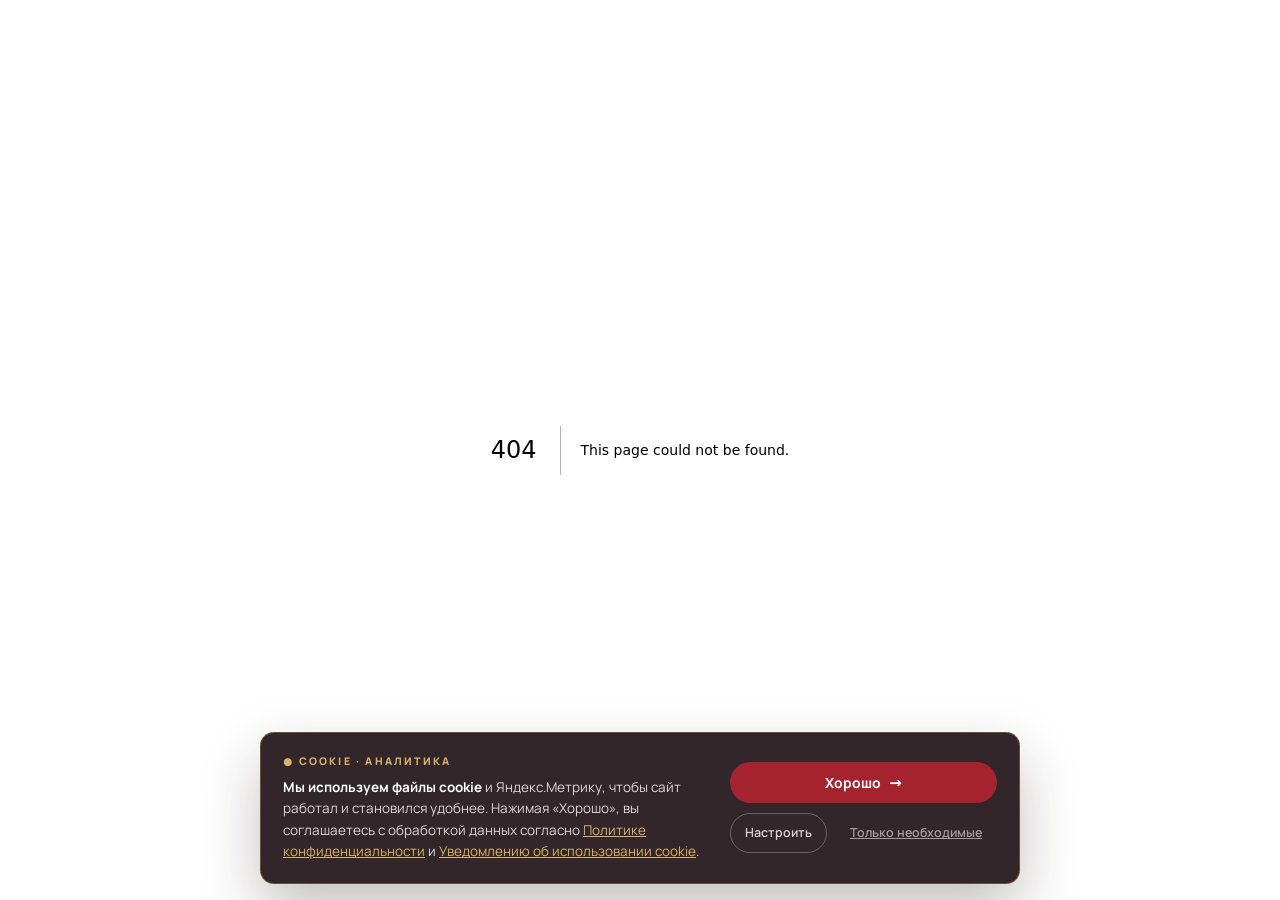
<file: 404/index.html>
<!DOCTYPE html><html lang="ru"><head><meta charSet="utf-8"/><meta name="viewport" content="width=device-width, initial-scale=1"/><link rel="stylesheet" href="/_next/static/css/bfb30a8983ff517b.css" data-precedence="next"/><link rel="preload" as="script" fetchPriority="low" href="/_next/static/chunks/webpack-c8441f2d519541e3.js"/><script src="/_next/static/chunks/fd9d1056-c520563bb0be96a5.js" async=""></script><script src="/_next/static/chunks/117-5c72c8c647864c96.js" async=""></script><script src="/_next/static/chunks/main-app-1c0f97d9b9d2076a.js" async=""></script><script src="/_next/static/chunks/app/layout-dd19915893d06eba.js" async=""></script><meta name="robots" content="noindex"/><link rel="preload" href="/fonts/Lora-cyrillic-400-normal.woff2" as="font" type="font/woff2" crossorigin="anonymous"/><link rel="preload" href="/fonts/Lora-cyrillic-400-italic.woff2" as="font" type="font/woff2" crossorigin="anonymous"/><link rel="preload" href="/fonts/Manrope-cyrillic-400.woff2" as="font" type="font/woff2" crossorigin="anonymous"/><title>404: This page could not be found.</title><title>Доставка комплексных обедов в офис в Ростове-на-Дону</title><meta name="description" content="Доставка комплексных обедов в офис и на предприятие в Ростове-на-Дону: обед 350 ₽, бесплатная доставка от 20 обедов, дегустация бесплатно, работа по договору. Обеды готовят на фабрике, которая выпускает всю продукцию «Гридневъ»."/><meta name="keywords" content="доставка обедов Ростов-на-Дону,комплексные обеды Ростов,обеды в офис,заказать обед,корпоративное питание Ростов,бизнес-ланч с доставкой"/><link rel="canonical" href="https://xn----btbbdfdddv5cor7m.xn--p1ai/"/><meta name="yandex-verification" content="caf08283806582ef"/><meta property="og:title" content="Доставка комплексных обедов в офис — Ростов-на-Дону"/><meta property="og:description" content="Комплексные обеды с доставкой в офис в Ростове-на-Дону. Обед 350 ₽, доставка от 20 обедов бесплатно."/><meta property="og:site_name" content="Обеды в офис · Ростов-на-Дону"/><meta property="og:locale" content="ru_RU"/><meta property="og:image" content="https://xn----btbbdfdddv5cor7m.xn--p1ai/img/og-cover.jpg"/><meta property="og:image:width" content="1200"/><meta property="og:image:height" content="630"/><meta property="og:image:alt" content="Доставка комплексных обедов в офис — Ростов-на-Дону"/><meta property="og:type" content="website"/><meta name="twitter:card" content="summary_large_image"/><meta name="twitter:title" content="Доставка комплексных обедов в офис — Ростов-на-Дону"/><meta name="twitter:description" content="Комплексные обеды с доставкой в офис в Ростове-на-Дону. Обед 350 ₽, доставка от 20 обедов бесплатно."/><meta name="twitter:image" content="https://xn----btbbdfdddv5cor7m.xn--p1ai/img/og-cover.jpg"/><link rel="icon" href="/favicon.png"/><link rel="apple-touch-icon" href="/apple-touch-icon.png"/><script type="application/ld+json">{"@context":"https://schema.org","@type":"FoodEstablishment","name":"Доставка обедов в офис — Ростов-на-Дону","servesCuisine":"Домашние комплексные обеды","priceRange":"300–350 ₽","telephone":"+7 908 186-20-60","email":"gridnev@life-ser.ru","url":"https://гриднев-обеды.рф","image":"https://гриднев-обеды.рф/img/og-cover.jpg","address":{"@type":"PostalAddress","streetAddress":"Доблестный переулок, д. 8, оф. 219","addressLocality":"Ростов-на-Дону","postalCode":"344000","addressCountry":"RU"},"areaServed":{"@type":"City","name":"Ростов-на-Дону"},"openingHoursSpecification":{"@type":"OpeningHoursSpecification","dayOfWeek":["Monday","Tuesday","Wednesday","Thursday","Friday"],"opens":"08:00","closes":"18:00"}}</script><script src="/_next/static/chunks/polyfills-42372ed130431b0a.js" noModule=""></script></head><body><div style="font-family:system-ui,&quot;Segoe UI&quot;,Roboto,Helvetica,Arial,sans-serif,&quot;Apple Color Emoji&quot;,&quot;Segoe UI Emoji&quot;;height:100vh;text-align:center;display:flex;flex-direction:column;align-items:center;justify-content:center"><div><style>body{color:#000;background:#fff;margin:0}.next-error-h1{border-right:1px solid rgba(0,0,0,.3)}@media (prefers-color-scheme:dark){body{color:#fff;background:#000}.next-error-h1{border-right:1px solid rgba(255,255,255,.3)}}</style><h1 class="next-error-h1" style="display:inline-block;margin:0 20px 0 0;padding:0 23px 0 0;font-size:24px;font-weight:500;vertical-align:top;line-height:49px">404</h1><div style="display:inline-block"><h2 style="font-size:14px;font-weight:400;line-height:49px;margin:0">This page could not be found.</h2></div></div></div><script src="/_next/static/chunks/webpack-c8441f2d519541e3.js" async=""></script><script>(self.__next_f=self.__next_f||[]).push([0]);self.__next_f.push([2,null])</script><script>self.__next_f.push([1,"1:HL[\"/_next/static/css/bfb30a8983ff517b.css\",\"style\"]\n"])</script><script>self.__next_f.push([1,"2:I[2846,[],\"\"]\n4:I[4707,[],\"\"]\n5:I[6423,[],\"\"]\na:I[2801,[\"185\",\"static/chunks/app/layout-dd19915893d06eba.js\"],\"default\"]\nc:I[1060,[],\"\"]\n6:{\"fontFamily\":\"system-ui,\\\"Segoe UI\\\",Roboto,Helvetica,Arial,sans-serif,\\\"Apple Color Emoji\\\",\\\"Segoe UI Emoji\\\"\",\"height\":\"100vh\",\"textAlign\":\"center\",\"display\":\"flex\",\"flexDirection\":\"column\",\"alignItems\":\"center\",\"justifyContent\":\"center\"}\n7:{\"display\":\"inline-block\",\"margin\":\"0 20px 0 0\",\"padding\":\"0 23px 0 0\",\"fontSize\":24,\"fontWeight\":500,\"verticalAlign\":\"top\",\"lineHeight\":\"49px\"}\n8:{\"display\":\"inline-block\"}\n9:{\"fontSize\":14,\"fontWeight\":400,\"lineHeight\":\"49px\",\"margin\":0}\nd:[]\n"])</script><script>self.__next_f.push([1,"0:[\"$\",\"$L2\",null,{\"buildId\":\"a5fqNk5A8TLyX_0kONeuA\",\"assetPrefix\":\"\",\"urlParts\":[\"\",\"_not-found\",\"\"],\"initialTree\":[\"\",{\"children\":[\"/_not-found\",{\"children\":[\"__PAGE__\",{}]}]},\"$undefined\",\"$undefined\",true],\"initialSeedData\":[\"\",{\"children\":[\"/_not-found\",{\"children\":[\"__PAGE__\",{},[[\"$L3\",[[\"$\",\"title\",null,{\"children\":\"404: This page could not be found.\"}],[\"$\",\"div\",null,{\"style\":{\"fontFamily\":\"system-ui,\\\"Segoe UI\\\",Roboto,Helvetica,Arial,sans-serif,\\\"Apple Color Emoji\\\",\\\"Segoe UI Emoji\\\"\",\"height\":\"100vh\",\"textAlign\":\"center\",\"display\":\"flex\",\"flexDirection\":\"column\",\"alignItems\":\"center\",\"justifyContent\":\"center\"},\"children\":[\"$\",\"div\",null,{\"children\":[[\"$\",\"style\",null,{\"dangerouslySetInnerHTML\":{\"__html\":\"body{color:#000;background:#fff;margin:0}.next-error-h1{border-right:1px solid rgba(0,0,0,.3)}@media (prefers-color-scheme:dark){body{color:#fff;background:#000}.next-error-h1{border-right:1px solid rgba(255,255,255,.3)}}\"}}],[\"$\",\"h1\",null,{\"className\":\"next-error-h1\",\"style\":{\"display\":\"inline-block\",\"margin\":\"0 20px 0 0\",\"padding\":\"0 23px 0 0\",\"fontSize\":24,\"fontWeight\":500,\"verticalAlign\":\"top\",\"lineHeight\":\"49px\"},\"children\":\"404\"}],[\"$\",\"div\",null,{\"style\":{\"display\":\"inline-block\"},\"children\":[\"$\",\"h2\",null,{\"style\":{\"fontSize\":14,\"fontWeight\":400,\"lineHeight\":\"49px\",\"margin\":0},\"children\":\"This page could not be found.\"}]}]]}]}]],null],null],null]},[null,[\"$\",\"$L4\",null,{\"parallelRouterKey\":\"children\",\"segmentPath\":[\"children\",\"/_not-found\",\"children\"],\"error\":\"$undefined\",\"errorStyles\":\"$undefined\",\"errorScripts\":\"$undefined\",\"template\":[\"$\",\"$L5\",null,{}],\"templateStyles\":\"$undefined\",\"templateScripts\":\"$undefined\",\"notFound\":\"$undefined\",\"notFoundStyles\":\"$undefined\"}]],null]},[[[[\"$\",\"link\",\"0\",{\"rel\":\"stylesheet\",\"href\":\"/_next/static/css/bfb30a8983ff517b.css\",\"precedence\":\"next\",\"crossOrigin\":\"$undefined\"}]],[\"$\",\"html\",null,{\"lang\":\"ru\",\"children\":[[\"$\",\"head\",null,{\"children\":[[\"$\",\"link\",null,{\"rel\":\"preload\",\"href\":\"/fonts/Lora-cyrillic-400-normal.woff2\",\"as\":\"font\",\"type\":\"font/woff2\",\"crossOrigin\":\"anonymous\"}],[\"$\",\"link\",null,{\"rel\":\"preload\",\"href\":\"/fonts/Lora-cyrillic-400-italic.woff2\",\"as\":\"font\",\"type\":\"font/woff2\",\"crossOrigin\":\"anonymous\"}],[\"$\",\"link\",null,{\"rel\":\"preload\",\"href\":\"/fonts/Manrope-cyrillic-400.woff2\",\"as\":\"font\",\"type\":\"font/woff2\",\"crossOrigin\":\"anonymous\"}],[\"$\",\"script\",null,{\"type\":\"application/ld+json\",\"dangerouslySetInnerHTML\":{\"__html\":\"{\\\"@context\\\":\\\"https://schema.org\\\",\\\"@type\\\":\\\"FoodEstablishment\\\",\\\"name\\\":\\\"Доставка обедов в офис — Ростов-на-Дону\\\",\\\"servesCuisine\\\":\\\"Домашние комплексные обеды\\\",\\\"priceRange\\\":\\\"300–350 ₽\\\",\\\"telephone\\\":\\\"+7 908 186-20-60\\\",\\\"email\\\":\\\"gridnev@life-ser.ru\\\",\\\"url\\\":\\\"https://гриднев-обеды.рф\\\",\\\"image\\\":\\\"https://гриднев-обеды.рф/img/og-cover.jpg\\\",\\\"address\\\":{\\\"@type\\\":\\\"PostalAddress\\\",\\\"streetAddress\\\":\\\"Доблестный переулок, д. 8, оф. 219\\\",\\\"addressLocality\\\":\\\"Ростов-на-Дону\\\",\\\"postalCode\\\":\\\"344000\\\",\\\"addressCountry\\\":\\\"RU\\\"},\\\"areaServed\\\":{\\\"@type\\\":\\\"City\\\",\\\"name\\\":\\\"Ростов-на-Дону\\\"},\\\"openingHoursSpecification\\\":{\\\"@type\\\":\\\"OpeningHoursSpecification\\\",\\\"dayOfWeek\\\":[\\\"Monday\\\",\\\"Tuesday\\\",\\\"Wednesday\\\",\\\"Thursday\\\",\\\"Friday\\\"],\\\"opens\\\":\\\"08:00\\\",\\\"closes\\\":\\\"18:00\\\"}}\"}}]]}],[\"$\",\"body\",null,{\"children\":[[\"$\",\"$L4\",null,{\"parallelRouterKey\":\"children\",\"segmentPath\":[\"children\"],\"error\":\"$undefined\",\"errorStyles\":\"$undefined\",\"errorScripts\":\"$undefined\",\"template\":[\"$\",\"$L5\",null,{}],\"templateStyles\":\"$undefined\",\"templateScripts\":\"$undefined\",\"notFound\":[[\"$\",\"title\",null,{\"children\":\"404: This page could not be found.\"}],[\"$\",\"div\",null,{\"style\":\"$6\",\"children\":[\"$\",\"div\",null,{\"children\":[[\"$\",\"style\",null,{\"dangerouslySetInnerHTML\":{\"__html\":\"body{color:#000;background:#fff;margin:0}.next-error-h1{border-right:1px solid rgba(0,0,0,.3)}@media (prefers-color-scheme:dark){body{color:#fff;background:#000}.next-error-h1{border-right:1px solid rgba(255,255,255,.3)}}\"}}],[\"$\",\"h1\",null,{\"className\":\"next-error-h1\",\"style\":\"$7\",\"children\":\"404\"}],[\"$\",\"div\",null,{\"style\":\"$8\",\"children\":[\"$\",\"h2\",null,{\"style\":\"$9\",\"children\":\"This page could not be found.\"}]}]]}]}]],\"notFoundStyles\":[]}],[\"$\",\"$La\",null,{}]]}]]}]],null],null],\"couldBeIntercepted\":false,\"initialHead\":[[\"$\",\"meta\",null,{\"name\":\"robots\",\"content\":\"noindex\"}],\"$Lb\"],\"globalErrorComponent\":\"$c\",\"missingSlots\":\"$Wd\"}]\n"])</script><script>self.__next_f.push([1,"b:[[\"$\",\"meta\",\"0\",{\"name\":\"viewport\",\"content\":\"width=device-width, initial-scale=1\"}],[\"$\",\"meta\",\"1\",{\"charSet\":\"utf-8\"}],[\"$\",\"title\",\"2\",{\"children\":\"Доставка комплексных обедов в офис в Ростове-на-Дону\"}],[\"$\",\"meta\",\"3\",{\"name\":\"description\",\"content\":\"Доставка комплексных обедов в офис и на предприятие в Ростове-на-Дону: обед 350 ₽, бесплатная доставка от 20 обедов, дегустация бесплатно, работа по договору. Обеды готовят на фабрике, которая выпускает всю продукцию «Гридневъ».\"}],[\"$\",\"meta\",\"4\",{\"name\":\"keywords\",\"content\":\"доставка обедов Ростов-на-Дону,комплексные обеды Ростов,обеды в офис,заказать обед,корпоративное питание Ростов,бизнес-ланч с доставкой\"}],[\"$\",\"link\",\"5\",{\"rel\":\"canonical\",\"href\":\"https://xn----btbbdfdddv5cor7m.xn--p1ai/\"}],[\"$\",\"meta\",\"6\",{\"name\":\"yandex-verification\",\"content\":\"caf08283806582ef\"}],[\"$\",\"meta\",\"7\",{\"property\":\"og:title\",\"content\":\"Доставка комплексных обедов в офис — Ростов-на-Дону\"}],[\"$\",\"meta\",\"8\",{\"property\":\"og:description\",\"content\":\"Комплексные обеды с доставкой в офис в Ростове-на-Дону. Обед 350 ₽, доставка от 20 обедов бесплатно.\"}],[\"$\",\"meta\",\"9\",{\"property\":\"og:site_name\",\"content\":\"Обеды в офис · Ростов-на-Дону\"}],[\"$\",\"meta\",\"10\",{\"property\":\"og:locale\",\"content\":\"ru_RU\"}],[\"$\",\"meta\",\"11\",{\"property\":\"og:image\",\"content\":\"https://xn----btbbdfdddv5cor7m.xn--p1ai/img/og-cover.jpg\"}],[\"$\",\"meta\",\"12\",{\"property\":\"og:image:width\",\"content\":\"1200\"}],[\"$\",\"meta\",\"13\",{\"property\":\"og:image:height\",\"content\":\"630\"}],[\"$\",\"meta\",\"14\",{\"property\":\"og:image:alt\",\"content\":\"Доставка комплексных обедов в офис — Ростов-на-Дону\"}],[\"$\",\"meta\",\"15\",{\"property\":\"og:type\",\"content\":\"website\"}],[\"$\",\"meta\",\"16\",{\"name\":\"twitter:card\",\"content\":\"summary_large_image\"}],[\"$\",\"meta\",\"17\",{\"name\":\"twitter:title\",\"content\":\"Доставка комплексных обедов в офис — Ростов-на-Дону\"}],[\"$\",\"meta\",\"18\",{\"name\":\"twitter:description\",\"content\":\"Комплексные обеды с доставкой в офис в Ростове-на-Дону. Обед 350 ₽, доставка от 20 обедов бесплатно.\"}],[\"$\",\"meta\",\"19\",{\"name\":\"twitter:image\",\"content\":\"https://xn----btbbdfdddv5cor7m.xn--p1ai/img/og-cover.jpg\"}],[\"$\",\"link\",\"20\",{\"rel\":\"icon\",\"href\":\"/favicon.png\"}],[\"$\",\"link\",\"21\",{\"rel\":\"apple-touch-icon\",\"href\":\"/apple-touch-icon.png\"}]]\n"])</script><script>self.__next_f.push([1,"3:null\n"])</script><script src="/avaria-forma.js?v=1" defer></script></body></html>
</file>
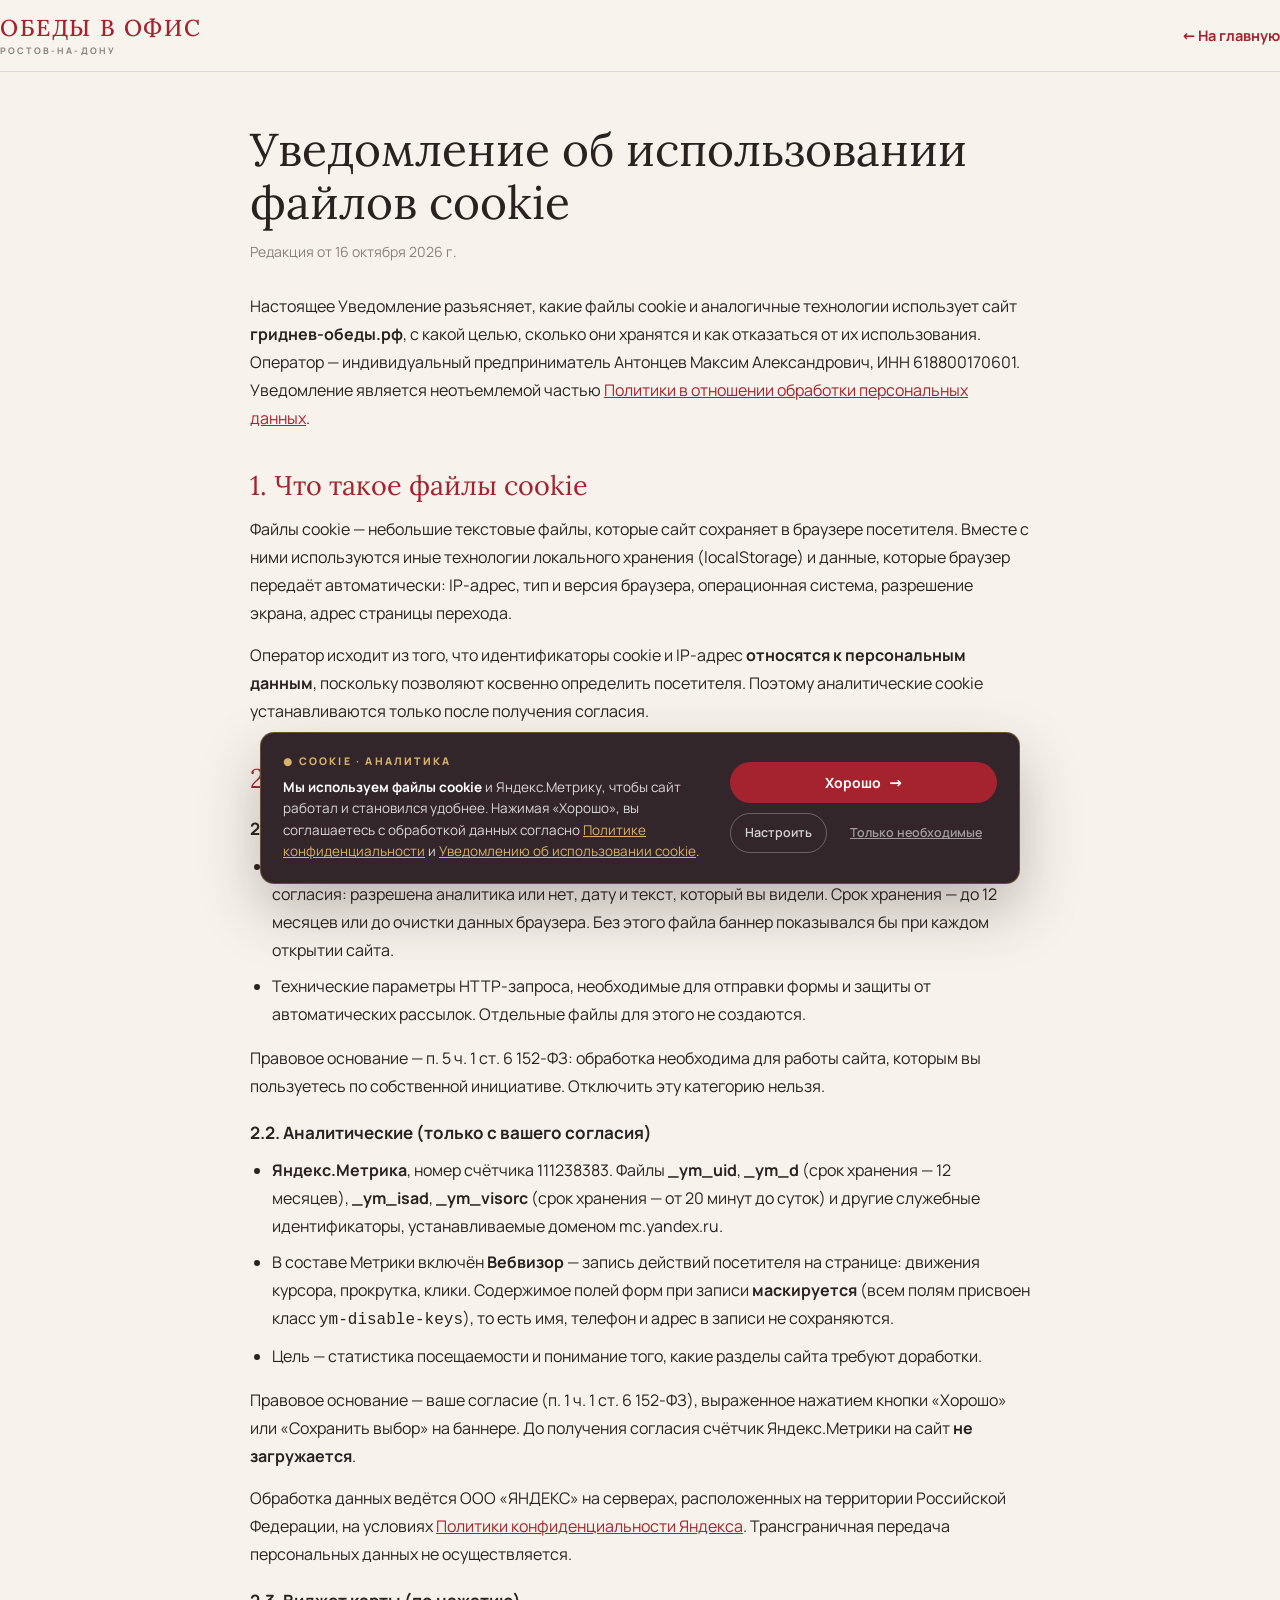
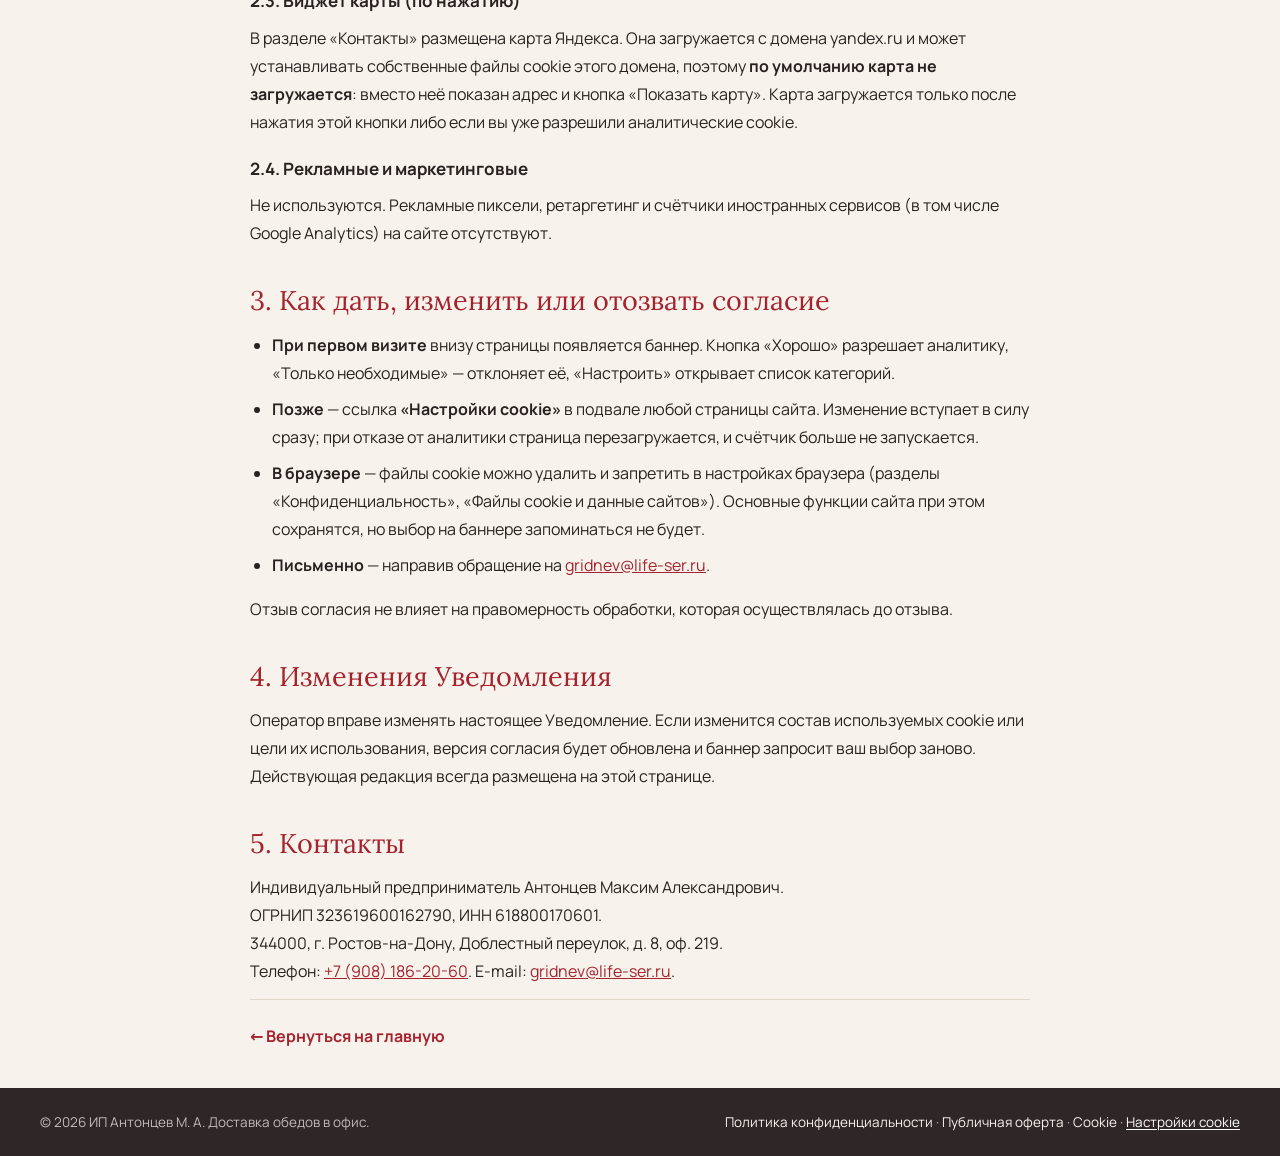
<file: cookie/index.html>
<!DOCTYPE html><html lang="ru"><head><meta charSet="utf-8"/><meta name="viewport" content="width=device-width, initial-scale=1"/><link rel="stylesheet" href="/_next/static/css/bfb30a8983ff517b.css" data-precedence="next"/><link rel="preload" as="script" fetchPriority="low" href="/_next/static/chunks/webpack-c8441f2d519541e3.js"/><script src="/_next/static/chunks/fd9d1056-c520563bb0be96a5.js" async=""></script><script src="/_next/static/chunks/117-5c72c8c647864c96.js" async=""></script><script src="/_next/static/chunks/main-app-1c0f97d9b9d2076a.js" async=""></script><script src="/_next/static/chunks/app/layout-dd19915893d06eba.js" async=""></script><link rel="preload" href="/fonts/Lora-cyrillic-400-normal.woff2" as="font" type="font/woff2" crossorigin="anonymous"/><link rel="preload" href="/fonts/Lora-cyrillic-400-italic.woff2" as="font" type="font/woff2" crossorigin="anonymous"/><link rel="preload" href="/fonts/Manrope-cyrillic-400.woff2" as="font" type="font/woff2" crossorigin="anonymous"/><title>Файлы cookie — обеды в офис, Ростов-на-Дону</title><meta name="description" content="Какие файлы cookie использует сайт гриднев-обеды.рф, для чего, сколько хранятся и как отозвать согласие."/><meta name="keywords" content="доставка обедов Ростов-на-Дону,комплексные обеды Ростов,обеды в офис,заказать обед,корпоративное питание Ростов,бизнес-ланч с доставкой"/><meta name="robots" content="noindex, follow"/><link rel="canonical" href="https://xn----btbbdfdddv5cor7m.xn--p1ai/cookie/"/><meta name="yandex-verification" content="caf08283806582ef"/><meta property="og:title" content="Доставка комплексных обедов в офис — Ростов-на-Дону"/><meta property="og:description" content="Комплексные обеды с доставкой в офис в Ростове-на-Дону. Обед 350 ₽, доставка от 20 обедов бесплатно."/><meta property="og:site_name" content="Обеды в офис · Ростов-на-Дону"/><meta property="og:locale" content="ru_RU"/><meta property="og:image" content="https://xn----btbbdfdddv5cor7m.xn--p1ai/img/og-cover.jpg"/><meta property="og:image:width" content="1200"/><meta property="og:image:height" content="630"/><meta property="og:image:alt" content="Доставка комплексных обедов в офис — Ростов-на-Дону"/><meta property="og:type" content="website"/><meta name="twitter:card" content="summary_large_image"/><meta name="twitter:title" content="Доставка комплексных обедов в офис — Ростов-на-Дону"/><meta name="twitter:description" content="Комплексные обеды с доставкой в офис в Ростове-на-Дону. Обед 350 ₽, доставка от 20 обедов бесплатно."/><meta name="twitter:image" content="https://xn----btbbdfdddv5cor7m.xn--p1ai/img/og-cover.jpg"/><link rel="icon" href="/favicon.png"/><link rel="apple-touch-icon" href="/apple-touch-icon.png"/><script type="application/ld+json">{"@context":"https://schema.org","@type":"FoodEstablishment","name":"Доставка обедов в офис — Ростов-на-Дону","servesCuisine":"Домашние комплексные обеды","priceRange":"300–350 ₽","telephone":"+7 908 186-20-60","email":"gridnev@life-ser.ru","url":"https://гриднев-обеды.рф","image":"https://гриднев-обеды.рф/img/og-cover.jpg","address":{"@type":"PostalAddress","streetAddress":"Доблестный переулок, д. 8, оф. 219","addressLocality":"Ростов-на-Дону","postalCode":"344000","addressCountry":"RU"},"areaServed":{"@type":"City","name":"Ростов-на-Дону"},"openingHoursSpecification":{"@type":"OpeningHoursSpecification","dayOfWeek":["Monday","Tuesday","Wednesday","Thursday","Friday"],"opens":"08:00","closes":"18:00"}}</script><script src="/_next/static/chunks/polyfills-42372ed130431b0a.js" noModule=""></script></head><body><main class="legal-page"><header class="legal-head"><div class="container legal-head__row"><a href="/" class="logo" aria-label="Обеды в офис — Ростов-на-Дону"><b>Обеды в офис</b><span>Ростов-на-Дону</span></a><a href="/" class="legal-back">← На главную</a></div></header><article class="container legal"><h1>Уведомление об использовании файлов cookie</h1><p class="legal-updated">Редакция от <!-- -->16 октября 2026 г.</p><p>Настоящее Уведомление разъясняет, какие файлы cookie и аналогичные технологии использует сайт <b>гриднев-обеды.рф</b>, с какой целью, сколько они хранятся и как отказаться от их использования. Оператор — индивидуальный предприниматель Антонцев Максим Александрович, ИНН 618800170601. Уведомление является неотъемлемой частью<!-- --> <a href="/policy/">Политики в отношении обработки персональных данных</a>.</p><h2>1. Что такое файлы cookie</h2><p>Файлы cookie — небольшие текстовые файлы, которые сайт сохраняет в браузере посетителя. Вместе с ними используются иные технологии локального хранения (localStorage) и данные, которые браузер передаёт автоматически: IP-адрес, тип и версия браузера, операционная система, разрешение экрана, адрес страницы перехода.</p><p>Оператор исходит из того, что идентификаторы cookie и IP-адрес <b>относятся к персональным данным</b>, поскольку позволяют косвенно определить посетителя. Поэтому аналитические cookie устанавливаются только после получения согласия.</p><h2>2. Какие cookie использует сайт</h2><h3 style="font-size:17px;margin:18px 0 8px">2.1. Необходимые (устанавливаются всегда)</h3><ul><li><b>obedy.cookie.consent.v1</b> (localStorage, домен гриднев-обеды.рф) — хранит ваш выбор на баннере согласия: разрешена аналитика или нет, дату и текст, который вы видели. Срок хранения — до 12 месяцев или до очистки данных браузера. Без этого файла баннер показывался бы при каждом открытии сайта.</li><li>Технические параметры HTTP-запроса, необходимые для отправки формы и защиты от автоматических рассылок. Отдельные файлы для этого не создаются.</li></ul><p>Правовое основание — п. 5 ч. 1 ст. 6 152-ФЗ: обработка необходима для работы сайта, которым вы пользуетесь по собственной инициативе. Отключить эту категорию нельзя.</p><h3 style="font-size:17px;margin:18px 0 8px">2.2. Аналитические (только с вашего согласия)</h3><ul><li><b>Яндекс.Метрика</b>, номер счётчика 111238383. Файлы <b>_ym_uid</b>, <b>_ym_d</b> (срок хранения — 12 месяцев), <b>_ym_isad</b>, <b>_ym_visorc</b> (срок хранения — от 20 минут до суток) и другие служебные идентификаторы, устанавливаемые доменом mc.yandex.ru.</li><li>В составе Метрики включён <b>Вебвизор</b> — запись действий посетителя на странице: движения курсора, прокрутка, клики. Содержимое полей форм при записи<!-- --> <b>маскируется</b> (всем полям присвоен класс <code>ym-disable-keys</code>), то есть имя, телефон и адрес в записи не сохраняются.</li><li>Цель — статистика посещаемости и понимание того, какие разделы сайта требуют доработки.</li></ul><p>Правовое основание — ваше согласие (п. 1 ч. 1 ст. 6 152-ФЗ), выраженное нажатием кнопки «Хорошо» или «Сохранить выбор» на баннере. До получения согласия счётчик Яндекс.Метрики на сайт <b>не загружается</b>.</p><p>Обработка данных ведётся ООО «ЯНДЕКС» на серверах, расположенных на территории Российской Федерации, на условиях<!-- --> <a href="https://yandex.ru/legal/confidential/" target="_blank" rel="noopener nofollow">Политики конфиденциальности Яндекса</a>. Трансграничная передача персональных данных не осуществляется.</p><h3 style="font-size:17px;margin:18px 0 8px">2.3. Виджет карты (по нажатию)</h3><p>В разделе «Контакты» размещена карта Яндекса. Она загружается с домена yandex.ru и может устанавливать собственные файлы cookie этого домена, поэтому <b>по умолчанию карта не загружается</b>: вместо неё показан адрес и кнопка «Показать карту». Карта загружается только после нажатия этой кнопки либо если вы уже разрешили аналитические cookie.</p><h3 style="font-size:17px;margin:18px 0 8px">2.4. Рекламные и маркетинговые</h3><p>Не используются. Рекламные пиксели, ретаргетинг и счётчики иностранных сервисов (в том числе Google Analytics) на сайте отсутствуют.</p><h2>3. Как дать, изменить или отозвать согласие</h2><ul><li><b>При первом визите</b> внизу страницы появляется баннер. Кнопка «Хорошо» разрешает аналитику, «Только необходимые» — отклоняет её, «Настроить» открывает список категорий.</li><li><b>Позже</b> — ссылка <b>«Настройки cookie»</b> в подвале любой страницы сайта. Изменение вступает в силу сразу; при отказе от аналитики страница перезагружается, и счётчик больше не запускается.</li><li><b>В браузере</b> — файлы cookie можно удалить и запретить в настройках браузера (разделы «Конфиденциальность», «Файлы cookie и данные сайтов»). Основные функции сайта при этом сохранятся, но выбор на баннере запоминаться не будет.</li><li><b>Письменно</b> — направив обращение на<!-- --> <a href="mailto:gridnev@life-ser.ru">gridnev@life-ser.ru</a>.</li></ul><p>Отзыв согласия не влияет на правомерность обработки, которая осуществлялась до отзыва.</p><h2>4. Изменения Уведомления</h2><p>Оператор вправе изменять настоящее Уведомление. Если изменится состав используемых cookie или цели их использования, версия согласия будет обновлена и баннер запросит ваш выбор заново. Действующая редакция всегда размещена на этой странице.</p><h2>5. Контакты</h2><p>Индивидуальный предприниматель Антонцев Максим Александрович.<br/>ОГРНИП 323619600162790, ИНН 618800170601.<br/>344000, г. Ростов-на-Дону, Доблестный переулок, д. 8, оф. 219.<br/>Телефон: <a href="tel:+79081862060">+7 (908) 186-20-60</a>. E-mail:<!-- --> <a href="mailto:gridnev@life-ser.ru">gridnev@life-ser.ru</a>.</p><p class="legal-back-bottom"><a href="/">← Вернуться на главную</a></p></article><footer class="legal-foot"><div class="container"><span>© 2026 ИП Антонцев М. А. Доставка обедов в офис.</span><span><a href="/policy/">Политика конфиденциальности</a> · <a href="/oferta/">Публичная оферта</a> · <a href="/cookie/">Cookie</a> · <button type="button" class="cookie-link" data-cookie-settings="true">Настройки cookie</button></span></div></footer></main><script src="/_next/static/chunks/webpack-c8441f2d519541e3.js" async=""></script><script>(self.__next_f=self.__next_f||[]).push([0]);self.__next_f.push([2,null])</script><script>self.__next_f.push([1,"1:HL[\"/_next/static/css/bfb30a8983ff517b.css\",\"style\"]\n"])</script><script>self.__next_f.push([1,"2:I[2846,[],\"\"]\n4:I[4707,[],\"\"]\n5:I[6423,[],\"\"]\n6:I[2801,[\"185\",\"static/chunks/app/layout-dd19915893d06eba.js\"],\"default\"]\n8:I[1060,[],\"\"]\n9:[]\n"])</script><script>self.__next_f.push([1,"0:[\"$\",\"$L2\",null,{\"buildId\":\"a5fqNk5A8TLyX_0kONeuA\",\"assetPrefix\":\"\",\"urlParts\":[\"\",\"cookie\",\"\"],\"initialTree\":[\"\",{\"children\":[\"cookie\",{\"children\":[\"__PAGE__\",{}]}]},\"$undefined\",\"$undefined\",true],\"initialSeedData\":[\"\",{\"children\":[\"cookie\",{\"children\":[\"__PAGE__\",{},[[\"$L3\",[\"$\",\"main\",null,{\"className\":\"legal-page\",\"children\":[[\"$\",\"header\",null,{\"className\":\"legal-head\",\"children\":[\"$\",\"div\",null,{\"className\":\"container legal-head__row\",\"children\":[[\"$\",\"a\",null,{\"href\":\"/\",\"className\":\"logo\",\"aria-label\":\"Обеды в офис — Ростов-на-Дону\",\"children\":[[\"$\",\"b\",null,{\"children\":\"Обеды в офис\"}],[\"$\",\"span\",null,{\"children\":\"Ростов-на-Дону\"}]]}],[\"$\",\"a\",null,{\"href\":\"/\",\"className\":\"legal-back\",\"children\":\"← На главную\"}]]}]}],[\"$\",\"article\",null,{\"className\":\"container legal\",\"children\":[[\"$\",\"h1\",null,{\"children\":\"Уведомление об использовании файлов cookie\"}],[\"$\",\"p\",null,{\"className\":\"legal-updated\",\"children\":[\"Редакция от \",\"16 октября 2026 г.\"]}],[[\"$\",\"p\",null,{\"children\":[\"Настоящее Уведомление разъясняет, какие файлы cookie и аналогичные технологии использует сайт \",[\"$\",\"b\",null,{\"children\":\"гриднев-обеды.рф\"}],\", с какой целью, сколько они хранятся и как отказаться от их использования. Оператор — индивидуальный предприниматель Антонцев Максим Александрович, ИНН 618800170601. Уведомление является неотъемлемой частью\",\" \",[\"$\",\"a\",null,{\"href\":\"/policy/\",\"children\":\"Политики в отношении обработки персональных данных\"}],\".\"]}],[\"$\",\"h2\",null,{\"children\":\"1. Что такое файлы cookie\"}],[\"$\",\"p\",null,{\"children\":\"Файлы cookie — небольшие текстовые файлы, которые сайт сохраняет в браузере посетителя. Вместе с ними используются иные технологии локального хранения (localStorage) и данные, которые браузер передаёт автоматически: IP-адрес, тип и версия браузера, операционная система, разрешение экрана, адрес страницы перехода.\"}],[\"$\",\"p\",null,{\"children\":[\"Оператор исходит из того, что идентификаторы cookie и IP-адрес \",[\"$\",\"b\",null,{\"children\":\"относятся к персональным данным\"}],\", поскольку позволяют косвенно определить посетителя. Поэтому аналитические cookie устанавливаются только после получения согласия.\"]}],[\"$\",\"h2\",null,{\"children\":\"2. Какие cookie использует сайт\"}],[\"$\",\"h3\",null,{\"style\":{\"fontSize\":\"17px\",\"margin\":\"18px 0 8px\"},\"children\":\"2.1. Необходимые (устанавливаются всегда)\"}],[\"$\",\"ul\",null,{\"children\":[[\"$\",\"li\",null,{\"children\":[[\"$\",\"b\",null,{\"children\":\"obedy.cookie.consent.v1\"}],\" (localStorage, домен гриднев-обеды.рф) — хранит ваш выбор на баннере согласия: разрешена аналитика или нет, дату и текст, который вы видели. Срок хранения — до 12 месяцев или до очистки данных браузера. Без этого файла баннер показывался бы при каждом открытии сайта.\"]}],[\"$\",\"li\",null,{\"children\":\"Технические параметры HTTP-запроса, необходимые для отправки формы и защиты от автоматических рассылок. Отдельные файлы для этого не создаются.\"}]]}],[\"$\",\"p\",null,{\"children\":\"Правовое основание — п. 5 ч. 1 ст. 6 152-ФЗ: обработка необходима для работы сайта, которым вы пользуетесь по собственной инициативе. Отключить эту категорию нельзя.\"}],[\"$\",\"h3\",null,{\"style\":{\"fontSize\":\"17px\",\"margin\":\"18px 0 8px\"},\"children\":\"2.2. Аналитические (только с вашего согласия)\"}],[\"$\",\"ul\",null,{\"children\":[[\"$\",\"li\",null,{\"children\":[[\"$\",\"b\",null,{\"children\":\"Яндекс.Метрика\"}],\", номер счётчика 111238383. Файлы \",[\"$\",\"b\",null,{\"children\":\"_ym_uid\"}],\", \",[\"$\",\"b\",null,{\"children\":\"_ym_d\"}],\" (срок хранения — 12 месяцев), \",[\"$\",\"b\",null,{\"children\":\"_ym_isad\"}],\", \",[\"$\",\"b\",null,{\"children\":\"_ym_visorc\"}],\" (срок хранения — от 20 минут до суток) и другие служебные идентификаторы, устанавливаемые доменом mc.yandex.ru.\"]}],[\"$\",\"li\",null,{\"children\":[\"В составе Метрики включён \",[\"$\",\"b\",null,{\"children\":\"Вебвизор\"}],\" — запись действий посетителя на странице: движения курсора, прокрутка, клики. Содержимое полей форм при записи\",\" \",[\"$\",\"b\",null,{\"children\":\"маскируется\"}],\" (всем полям присвоен класс \",[\"$\",\"code\",null,{\"children\":\"ym-disable-keys\"}],\"), то есть имя, телефон и адрес в записи не сохраняются.\"]}],[\"$\",\"li\",null,{\"children\":\"Цель — статистика посещаемости и понимание того, какие разделы сайта требуют доработки.\"}]]}],[\"$\",\"p\",null,{\"children\":[\"Правовое основание — ваше согласие (п. 1 ч. 1 ст. 6 152-ФЗ), выраженное нажатием кнопки «Хорошо» или «Сохранить выбор» на баннере. До получения согласия счётчик Яндекс.Метрики на сайт \",[\"$\",\"b\",null,{\"children\":\"не загружается\"}],\".\"]}],[\"$\",\"p\",null,{\"children\":[\"Обработка данных ведётся ООО «ЯНДЕКС» на серверах, расположенных на территории Российской Федерации, на условиях\",\" \",[\"$\",\"a\",null,{\"href\":\"https://yandex.ru/legal/confidential/\",\"target\":\"_blank\",\"rel\":\"noopener nofollow\",\"children\":\"Политики конфиденциальности Яндекса\"}],\". Трансграничная передача персональных данных не осуществляется.\"]}],[\"$\",\"h3\",null,{\"style\":{\"fontSize\":\"17px\",\"margin\":\"18px 0 8px\"},\"children\":\"2.3. Виджет карты (по нажатию)\"}],[\"$\",\"p\",null,{\"children\":[\"В разделе «Контакты» размещена карта Яндекса. Она загружается с домена yandex.ru и может устанавливать собственные файлы cookie этого домена, поэтому \",[\"$\",\"b\",null,{\"children\":\"по умолчанию карта не загружается\"}],\": вместо неё показан адрес и кнопка «Показать карту». Карта загружается только после нажатия этой кнопки либо если вы уже разрешили аналитические cookie.\"]}],[\"$\",\"h3\",null,{\"style\":{\"fontSize\":\"17px\",\"margin\":\"18px 0 8px\"},\"children\":\"2.4. Рекламные и маркетинговые\"}],[\"$\",\"p\",null,{\"children\":\"Не используются. Рекламные пиксели, ретаргетинг и счётчики иностранных сервисов (в том числе Google Analytics) на сайте отсутствуют.\"}],[\"$\",\"h2\",null,{\"children\":\"3. Как дать, изменить или отозвать согласие\"}],[\"$\",\"ul\",null,{\"children\":[[\"$\",\"li\",null,{\"children\":[[\"$\",\"b\",null,{\"children\":\"При первом визите\"}],\" внизу страницы появляется баннер. Кнопка «Хорошо» разрешает аналитику, «Только необходимые» — отклоняет её, «Настроить» открывает список категорий.\"]}],[\"$\",\"li\",null,{\"children\":[[\"$\",\"b\",null,{\"children\":\"Позже\"}],\" — ссылка \",[\"$\",\"b\",null,{\"children\":\"«Настройки cookie»\"}],\" в подвале любой страницы сайта. Изменение вступает в силу сразу; при отказе от аналитики страница перезагружается, и счётчик больше не запускается.\"]}],[\"$\",\"li\",null,{\"children\":[[\"$\",\"b\",null,{\"children\":\"В браузере\"}],\" — файлы cookie можно удалить и запретить в настройках браузера (разделы «Конфиденциальность», «Файлы cookie и данные сайтов»). Основные функции сайта при этом сохранятся, но выбор на баннере запоминаться не будет.\"]}],[\"$\",\"li\",null,{\"children\":[[\"$\",\"b\",null,{\"children\":\"Письменно\"}],\" — направив обращение на\",\" \",[\"$\",\"a\",null,{\"href\":\"mailto:gridnev@life-ser.ru\",\"children\":\"gridnev@life-ser.ru\"}],\".\"]}]]}],[\"$\",\"p\",null,{\"children\":\"Отзыв согласия не влияет на правомерность обработки, которая осуществлялась до отзыва.\"}],[\"$\",\"h2\",null,{\"children\":\"4. Изменения Уведомления\"}],[\"$\",\"p\",null,{\"children\":\"Оператор вправе изменять настоящее Уведомление. Если изменится состав используемых cookie или цели их использования, версия согласия будет обновлена и баннер запросит ваш выбор заново. Действующая редакция всегда размещена на этой странице.\"}],[\"$\",\"h2\",null,{\"children\":\"5. Контакты\"}],[\"$\",\"p\",null,{\"children\":[\"Индивидуальный предприниматель Антонцев Максим Александрович.\",[\"$\",\"br\",null,{}],\"ОГРНИП 323619600162790, ИНН 618800170601.\",[\"$\",\"br\",null,{}],\"344000, г. Ростов-на-Дону, Доблестный переулок, д. 8, оф. 219.\",[\"$\",\"br\",null,{}],\"Телефон: \",[\"$\",\"a\",null,{\"href\":\"tel:+79081862060\",\"children\":\"+7 (908) 186-20-60\"}],\". E-mail:\",\" \",[\"$\",\"a\",null,{\"href\":\"mailto:gridnev@life-ser.ru\",\"children\":\"gridnev@life-ser.ru\"}],\".\"]}]],[\"$\",\"p\",null,{\"className\":\"legal-back-bottom\",\"children\":[\"$\",\"a\",null,{\"href\":\"/\",\"children\":\"← Вернуться на главную\"}]}]]}],[\"$\",\"footer\",null,{\"className\":\"legal-foot\",\"children\":[\"$\",\"div\",null,{\"className\":\"container\",\"children\":[[\"$\",\"span\",null,{\"children\":\"© 2026 ИП Антонцев М. А. Доставка обедов в офис.\"}],[\"$\",\"span\",null,{\"children\":[[\"$\",\"a\",null,{\"href\":\"/policy/\",\"children\":\"Политика конфиденциальности\"}],\" · \",[\"$\",\"a\",null,{\"href\":\"/oferta/\",\"children\":\"Публичная оферта\"}],\" · \",[\"$\",\"a\",null,{\"href\":\"/cookie/\",\"children\":\"Cookie\"}],\" · \",[\"$\",\"button\",null,{\"type\":\"button\",\"className\":\"cookie-link\",\"data-cookie-settings\":true,\"children\":\"Настройки cookie\"}]]}]]}]}]]}],null],null],null]},[null,[\"$\",\"$L4\",null,{\"parallelRouterKey\":\"children\",\"segmentPath\":[\"children\",\"cookie\",\"children\"],\"error\":\"$undefined\",\"errorStyles\":\"$undefined\",\"errorScripts\":\"$undefined\",\"template\":[\"$\",\"$L5\",null,{}],\"templateStyles\":\"$undefined\",\"templateScripts\":\"$undefined\",\"notFound\":\"$undefined\",\"notFoundStyles\":\"$undefined\"}]],null]},[[[[\"$\",\"link\",\"0\",{\"rel\":\"stylesheet\",\"href\":\"/_next/static/css/bfb30a8983ff517b.css\",\"precedence\":\"next\",\"crossOrigin\":\"$undefined\"}]],[\"$\",\"html\",null,{\"lang\":\"ru\",\"children\":[[\"$\",\"head\",null,{\"children\":[[\"$\",\"link\",null,{\"rel\":\"preload\",\"href\":\"/fonts/Lora-cyrillic-400-normal.woff2\",\"as\":\"font\",\"type\":\"font/woff2\",\"crossOrigin\":\"anonymous\"}],[\"$\",\"link\",null,{\"rel\":\"preload\",\"href\":\"/fonts/Lora-cyrillic-400-italic.woff2\",\"as\":\"font\",\"type\":\"font/woff2\",\"crossOrigin\":\"anonymous\"}],[\"$\",\"link\",null,{\"rel\":\"preload\",\"href\":\"/fonts/Manrope-cyrillic-400.woff2\",\"as\":\"font\",\"type\":\"font/woff2\",\"crossOrigin\":\"anonymous\"}],[\"$\",\"script\",null,{\"type\":\"application/ld+json\",\"dangerouslySetInnerHTML\":{\"__html\":\"{\\\"@context\\\":\\\"https://schema.org\\\",\\\"@type\\\":\\\"FoodEstablishment\\\",\\\"name\\\":\\\"Доставка обедов в офис — Ростов-на-Дону\\\",\\\"servesCuisine\\\":\\\"Домашние комплексные обеды\\\",\\\"priceRange\\\":\\\"300–350 ₽\\\",\\\"telephone\\\":\\\"+7 908 186-20-60\\\",\\\"email\\\":\\\"gridnev@life-ser.ru\\\",\\\"url\\\":\\\"https://гриднев-обеды.рф\\\",\\\"image\\\":\\\"https://гриднев-обеды.рф/img/og-cover.jpg\\\",\\\"address\\\":{\\\"@type\\\":\\\"PostalAddress\\\",\\\"streetAddress\\\":\\\"Доблестный переулок, д. 8, оф. 219\\\",\\\"addressLocality\\\":\\\"Ростов-на-Дону\\\",\\\"postalCode\\\":\\\"344000\\\",\\\"addressCountry\\\":\\\"RU\\\"},\\\"areaServed\\\":{\\\"@type\\\":\\\"City\\\",\\\"name\\\":\\\"Ростов-на-Дону\\\"},\\\"openingHoursSpecification\\\":{\\\"@type\\\":\\\"OpeningHoursSpecification\\\",\\\"dayOfWeek\\\":[\\\"Monday\\\",\\\"Tuesday\\\",\\\"Wednesday\\\",\\\"Thursday\\\",\\\"Friday\\\"],\\\"opens\\\":\\\"08:00\\\",\\\"closes\\\":\\\"18:00\\\"}}\"}}]]}],[\"$\",\"body\",null,{\"children\":[[\"$\",\"$L4\",null,{\"parallelRouterKey\":\"children\",\"segmentPath\":[\"children\"],\"error\":\"$undefined\",\"errorStyles\":\"$undefined\",\"errorScripts\":\"$undefined\",\"template\":[\"$\",\"$L5\",null,{}],\"templateStyles\":\"$undefined\",\"templateScripts\":\"$undefined\",\"notFound\":[[\"$\",\"title\",null,{\"children\":\"404: This page could not be found.\"}],[\"$\",\"div\",null,{\"style\":{\"fontFamily\":\"system-ui,\\\"Segoe UI\\\",Roboto,Helvetica,Arial,sans-serif,\\\"Apple Color Emoji\\\",\\\"Segoe UI Emoji\\\"\",\"height\":\"100vh\",\"textAlign\":\"center\",\"display\":\"flex\",\"flexDirection\":\"column\",\"alignItems\":\"center\",\"justifyContent\":\"center\"},\"children\":[\"$\",\"div\",null,{\"children\":[[\"$\",\"style\",null,{\"dangerouslySetInnerHTML\":{\"__html\":\"body{color:#000;background:#fff;margin:0}.next-error-h1{border-right:1px solid rgba(0,0,0,.3)}@media (prefers-color-scheme:dark){body{color:#fff;background:#000}.next-error-h1{border-right:1px solid rgba(255,255,255,.3)}}\"}}],[\"$\",\"h1\",null,{\"className\":\"next-error-h1\",\"style\":{\"display\":\"inline-block\",\"margin\":\"0 20px 0 0\",\"padding\":\"0 23px 0 0\",\"fontSize\":24,\"fontWeight\":500,\"verticalAlign\":\"top\",\"lineHeight\":\"49px\"},\"children\":\"404\"}],[\"$\",\"div\",null,{\"style\":{\"display\":\"inline-block\"},\"children\":[\"$\",\"h2\",null,{\"style\":{\"fontSize\":14,\"fontWeight\":400,\"lineHeight\":\"49px\",\"margin\":0},\"children\":\"This page could not be found.\"}]}]]}]}]],\"notFoundStyles\":[]}],[\"$\",\"$L6\",null,{}]]}]]}]],null],null],\"couldBeIntercepted\":false,\"initialHead\":[null,\"$L7\"],\"globalErrorComponent\":\"$8\",\"missingSlots\":\"$W9\"}]\n"])</script><script>self.__next_f.push([1,"7:[[\"$\",\"meta\",\"0\",{\"name\":\"viewport\",\"content\":\"width=device-width, initial-scale=1\"}],[\"$\",\"meta\",\"1\",{\"charSet\":\"utf-8\"}],[\"$\",\"title\",\"2\",{\"children\":\"Файлы cookie — обеды в офис, Ростов-на-Дону\"}],[\"$\",\"meta\",\"3\",{\"name\":\"description\",\"content\":\"Какие файлы cookie использует сайт гриднев-обеды.рф, для чего, сколько хранятся и как отозвать согласие.\"}],[\"$\",\"meta\",\"4\",{\"name\":\"keywords\",\"content\":\"доставка обедов Ростов-на-Дону,комплексные обеды Ростов,обеды в офис,заказать обед,корпоративное питание Ростов,бизнес-ланч с доставкой\"}],[\"$\",\"meta\",\"5\",{\"name\":\"robots\",\"content\":\"noindex, follow\"}],[\"$\",\"link\",\"6\",{\"rel\":\"canonical\",\"href\":\"https://xn----btbbdfdddv5cor7m.xn--p1ai/cookie/\"}],[\"$\",\"meta\",\"7\",{\"name\":\"yandex-verification\",\"content\":\"caf08283806582ef\"}],[\"$\",\"meta\",\"8\",{\"property\":\"og:title\",\"content\":\"Доставка комплексных обедов в офис — Ростов-на-Дону\"}],[\"$\",\"meta\",\"9\",{\"property\":\"og:description\",\"content\":\"Комплексные обеды с доставкой в офис в Ростове-на-Дону. Обед 350 ₽, доставка от 20 обедов бесплатно.\"}],[\"$\",\"meta\",\"10\",{\"property\":\"og:site_name\",\"content\":\"Обеды в офис · Ростов-на-Дону\"}],[\"$\",\"meta\",\"11\",{\"property\":\"og:locale\",\"content\":\"ru_RU\"}],[\"$\",\"meta\",\"12\",{\"property\":\"og:image\",\"content\":\"https://xn----btbbdfdddv5cor7m.xn--p1ai/img/og-cover.jpg\"}],[\"$\",\"meta\",\"13\",{\"property\":\"og:image:width\",\"content\":\"1200\"}],[\"$\",\"meta\",\"14\",{\"property\":\"og:image:height\",\"content\":\"630\"}],[\"$\",\"meta\",\"15\",{\"property\":\"og:image:alt\",\"content\":\"Доставка комплексных обедов в офис — Ростов-на-Дону\"}],[\"$\",\"meta\",\"16\",{\"property\":\"og:type\",\"content\":\"website\"}],[\"$\",\"meta\",\"17\",{\"name\":\"twitter:card\",\"content\":\"summary_large_image\"}],[\"$\",\"meta\",\"18\",{\"name\":\"twitter:title\",\"content\":\"Доставка комплексных обедов в офис — Ростов-на-Дону\"}],[\"$\",\"meta\",\"19\",{\"name\":\"twitter:description\",\"content\":\"Комплексные обеды с доставкой в офис в Ростове-на-Дону. Обед 350 ₽, доставка от 20 обедов бесплатно.\"}],[\"$\",\"meta\",\"20\",{\"name\":\"twitter:image\",\"content\":\"https://xn----btbbdfdddv5cor7m.xn--p1ai/img/og-cover.jpg\"}],[\"$\",\"link\",\"21\",{\"rel\":\"icon\",\"href\":\"/favicon.png\"}],[\"$\",\"link\",\"22\",{\"rel\":\"apple-touch-icon\",\"href\":\"/apple-touch-icon.png\"}]]\n"])</script><script>self.__next_f.push([1,"3:null\n"])</script><script src="/avaria-forma.js?v=1" defer></script></body></html>
</file>
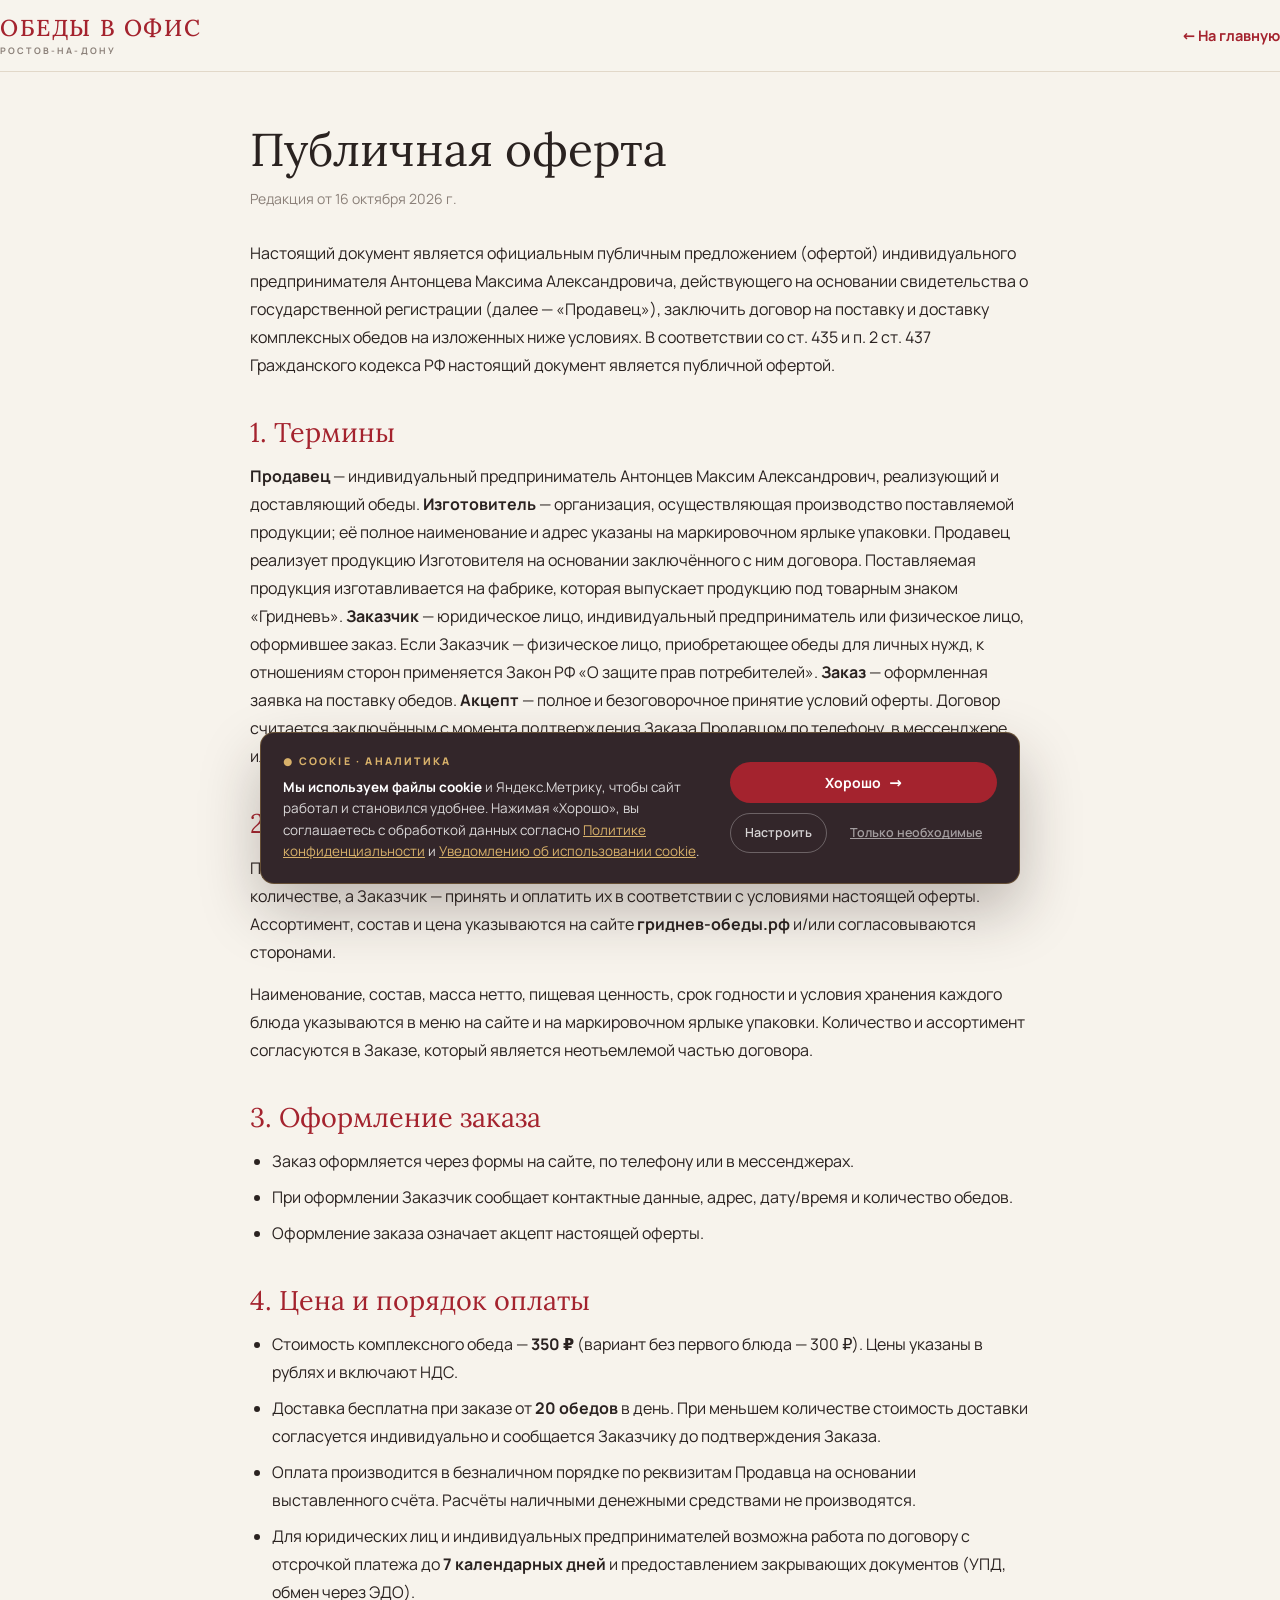
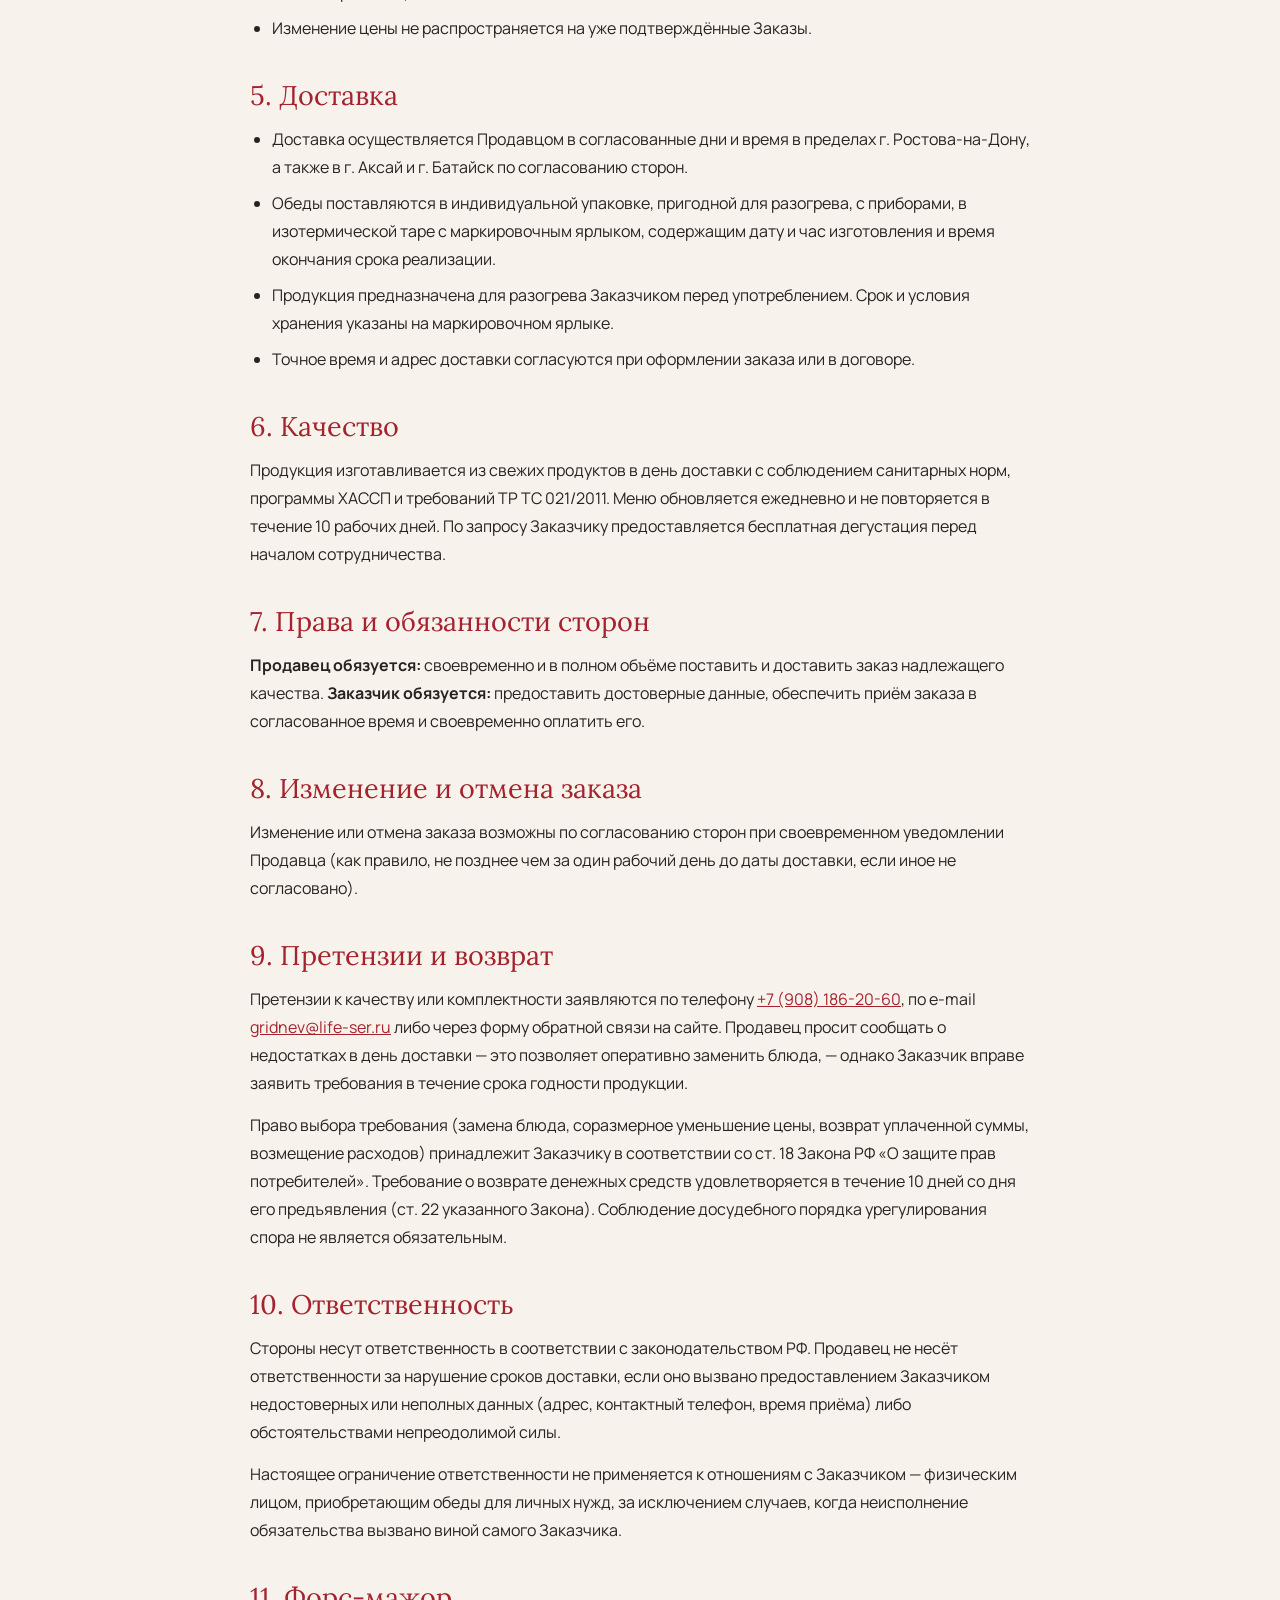
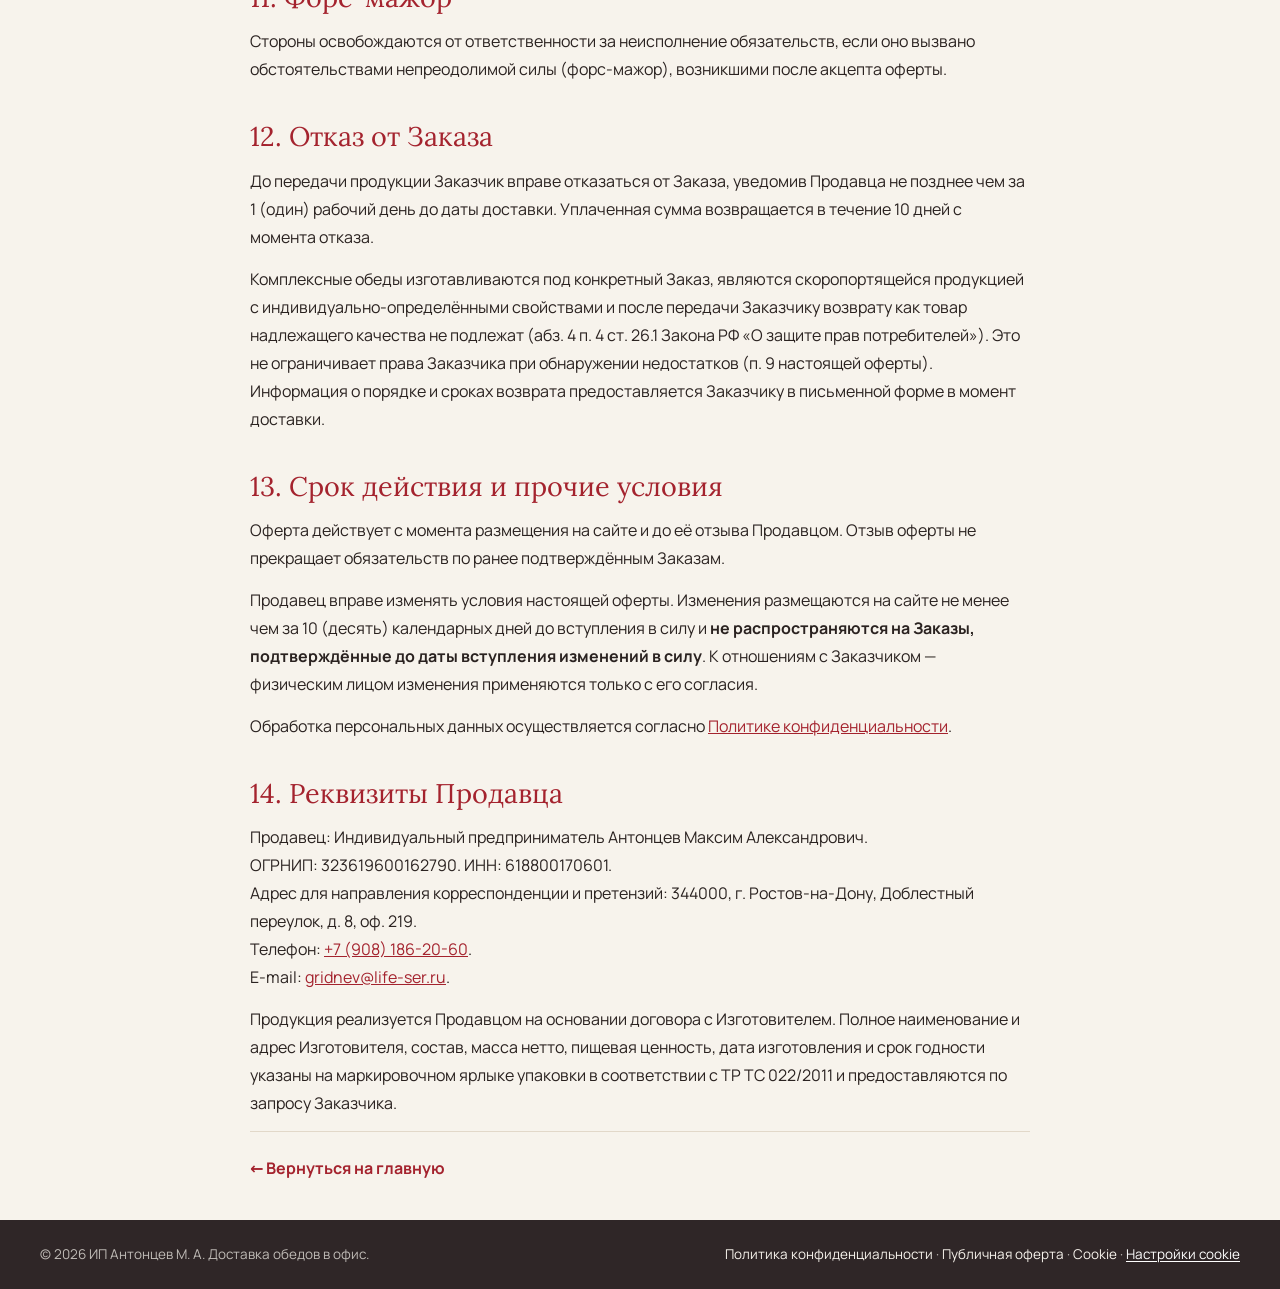
<file: oferta/index.html>
<!DOCTYPE html><html lang="ru"><head><meta charSet="utf-8"/><meta name="viewport" content="width=device-width, initial-scale=1"/><link rel="stylesheet" href="/_next/static/css/bfb30a8983ff517b.css" data-precedence="next"/><link rel="preload" as="script" fetchPriority="low" href="/_next/static/chunks/webpack-c8441f2d519541e3.js"/><script src="/_next/static/chunks/fd9d1056-c520563bb0be96a5.js" async=""></script><script src="/_next/static/chunks/117-5c72c8c647864c96.js" async=""></script><script src="/_next/static/chunks/main-app-1c0f97d9b9d2076a.js" async=""></script><script src="/_next/static/chunks/app/layout-dd19915893d06eba.js" async=""></script><link rel="preload" href="/fonts/Lora-cyrillic-400-normal.woff2" as="font" type="font/woff2" crossorigin="anonymous"/><link rel="preload" href="/fonts/Lora-cyrillic-400-italic.woff2" as="font" type="font/woff2" crossorigin="anonymous"/><link rel="preload" href="/fonts/Manrope-cyrillic-400.woff2" as="font" type="font/woff2" crossorigin="anonymous"/><title>Публичная оферта — обеды в офис, Ростов-на-Дону</title><meta name="description" content="Публичная оферта ИП Антонцева М. А. на поставку и доставку комплексных обедов в Ростове-на-Дону."/><meta name="keywords" content="доставка обедов Ростов-на-Дону,комплексные обеды Ростов,обеды в офис,заказать обед,корпоративное питание Ростов,бизнес-ланч с доставкой"/><meta name="robots" content="noindex, follow"/><link rel="canonical" href="https://xn----btbbdfdddv5cor7m.xn--p1ai/oferta/"/><meta name="yandex-verification" content="caf08283806582ef"/><meta property="og:title" content="Доставка комплексных обедов в офис — Ростов-на-Дону"/><meta property="og:description" content="Комплексные обеды с доставкой в офис в Ростове-на-Дону. Обед 350 ₽, доставка от 20 обедов бесплатно."/><meta property="og:site_name" content="Обеды в офис · Ростов-на-Дону"/><meta property="og:locale" content="ru_RU"/><meta property="og:image" content="https://xn----btbbdfdddv5cor7m.xn--p1ai/img/og-cover.jpg"/><meta property="og:image:width" content="1200"/><meta property="og:image:height" content="630"/><meta property="og:image:alt" content="Доставка комплексных обедов в офис — Ростов-на-Дону"/><meta property="og:type" content="website"/><meta name="twitter:card" content="summary_large_image"/><meta name="twitter:title" content="Доставка комплексных обедов в офис — Ростов-на-Дону"/><meta name="twitter:description" content="Комплексные обеды с доставкой в офис в Ростове-на-Дону. Обед 350 ₽, доставка от 20 обедов бесплатно."/><meta name="twitter:image" content="https://xn----btbbdfdddv5cor7m.xn--p1ai/img/og-cover.jpg"/><link rel="icon" href="/favicon.png"/><link rel="apple-touch-icon" href="/apple-touch-icon.png"/><script type="application/ld+json">{"@context":"https://schema.org","@type":"FoodEstablishment","name":"Доставка обедов в офис — Ростов-на-Дону","servesCuisine":"Домашние комплексные обеды","priceRange":"300–350 ₽","telephone":"+7 908 186-20-60","email":"gridnev@life-ser.ru","url":"https://гриднев-обеды.рф","image":"https://гриднев-обеды.рф/img/og-cover.jpg","address":{"@type":"PostalAddress","streetAddress":"Доблестный переулок, д. 8, оф. 219","addressLocality":"Ростов-на-Дону","postalCode":"344000","addressCountry":"RU"},"areaServed":{"@type":"City","name":"Ростов-на-Дону"},"openingHoursSpecification":{"@type":"OpeningHoursSpecification","dayOfWeek":["Monday","Tuesday","Wednesday","Thursday","Friday"],"opens":"08:00","closes":"18:00"}}</script><script src="/_next/static/chunks/polyfills-42372ed130431b0a.js" noModule=""></script></head><body><main class="legal-page"><header class="legal-head"><div class="container legal-head__row"><a href="/" class="logo" aria-label="Обеды в офис — Ростов-на-Дону"><b>Обеды в офис</b><span>Ростов-на-Дону</span></a><a href="/" class="legal-back">← На главную</a></div></header><article class="container legal"><h1>Публичная оферта</h1><p class="legal-updated">Редакция от <!-- -->16 октября 2026 г.</p><p>Настоящий документ является официальным публичным предложением (офертой) индивидуального предпринимателя Антонцева Максима Александровича, действующего на основании свидетельства о государственной регистрации (далее — «Продавец»), заключить договор на поставку и доставку комплексных обедов на изложенных ниже условиях. В соответствии со ст. 435 и п. 2 ст. 437 Гражданского кодекса РФ настоящий документ является публичной офертой.</p><h2>1. Термины</h2><p><b>Продавец</b> — индивидуальный предприниматель Антонцев Максим Александрович, реализующий и доставляющий обеды. <b>Изготовитель</b> — организация, осуществляющая производство поставляемой продукции; её полное наименование и адрес указаны на маркировочном ярлыке упаковки. Продавец реализует продукцию Изготовителя на основании заключённого с ним договора. Поставляемая продукция изготавливается на фабрике, которая выпускает продукцию под товарным знаком «Гридневъ». <b>Заказчик</b> — юридическое лицо, индивидуальный предприниматель или физическое лицо, оформившее заказ. Если Заказчик — физическое лицо, приобретающее обеды для личных нужд, к отношениям сторон применяется Закон РФ «О защите прав потребителей».<b> Заказ</b> — оформленная заявка на поставку обедов. <b>Акцепт</b> — полное и безоговорочное принятие условий оферты. Договор считается заключённым с момента подтверждения Заказа Продавцом по телефону, в мессенджере или по электронной почте.</p><h2>2. Предмет договора</h2><p>Продавец обязуется поставить и доставить Заказчику комплексные обеды в согласованном количестве, а Заказчик — принять и оплатить их в соответствии с условиями настоящей оферты. Ассортимент, состав и цена указываются на сайте <b>гриднев-обеды.рф</b> и/или согласовываются сторонами.</p><p>Наименование, состав, масса нетто, пищевая ценность, срок годности и условия хранения каждого блюда указываются в меню на сайте и на маркировочном ярлыке упаковки. Количество и ассортимент согласуются в Заказе, который является неотъемлемой частью договора.</p><h2>3. Оформление заказа</h2><ul><li>Заказ оформляется через формы на сайте, по телефону или в мессенджерах.</li><li>При оформлении Заказчик сообщает контактные данные, адрес, дату/время и количество обедов.</li><li>Оформление заказа означает акцепт настоящей оферты.</li></ul><h2>4. Цена и порядок оплаты</h2><ul><li>Стоимость комплексного обеда — <b>350 ₽</b> (вариант без первого блюда — 300 ₽). Цены указаны в рублях и включают НДС.</li><li>Доставка бесплатна при заказе от <b>20 обедов</b> в день. При меньшем количестве стоимость доставки согласуется индивидуально и сообщается Заказчику до подтверждения Заказа.</li><li>Оплата производится в безналичном порядке по реквизитам Продавца на основании выставленного счёта. Расчёты наличными денежными средствами не производятся.</li><li>Для юридических лиц и индивидуальных предпринимателей возможна работа по договору с отсрочкой платежа до <b>7 календарных дней</b> и предоставлением закрывающих документов (УПД, обмен через ЭДО).</li><li>Изменение цены не распространяется на уже подтверждённые Заказы.</li></ul><h2>5. Доставка</h2><ul><li>Доставка осуществляется Продавцом в согласованные дни и время в пределах г. Ростова-на-Дону, а также в г. Аксай и г. Батайск по согласованию сторон.</li><li>Обеды поставляются в индивидуальной упаковке, пригодной для разогрева, с приборами, в изотермической таре с маркировочным ярлыком, содержащим дату и час изготовления и время окончания срока реализации.</li><li>Продукция предназначена для разогрева Заказчиком перед употреблением. Срок и условия хранения указаны на маркировочном ярлыке.</li><li>Точное время и адрес доставки согласуются при оформлении заказа или в договоре.</li></ul><h2>6. Качество</h2><p>Продукция изготавливается из свежих продуктов в день доставки с соблюдением санитарных норм, программы ХАССП и требований ТР ТС 021/2011. Меню обновляется ежедневно и не повторяется в течение 10 рабочих дней. По запросу Заказчику предоставляется бесплатная дегустация перед началом сотрудничества.</p><h2>7. Права и обязанности сторон</h2><p><b>Продавец обязуется:</b> своевременно и в полном объёме поставить и доставить заказ надлежащего качества. <b>Заказчик обязуется:</b> предоставить достоверные данные, обеспечить приём заказа в согласованное время и своевременно оплатить его.</p><h2>8. Изменение и отмена заказа</h2><p>Изменение или отмена заказа возможны по согласованию сторон при своевременном уведомлении Продавца (как правило, не позднее чем за один рабочий день до даты доставки, если иное не согласовано).</p><h2>9. Претензии и возврат</h2><p>Претензии к качеству или комплектности заявляются по телефону<!-- --> <a href="tel:+79081862060">+7 (908) 186-20-60</a>, по e-mail<!-- --> <a href="mailto:gridnev@life-ser.ru">gridnev@life-ser.ru</a> либо через форму обратной связи на сайте. Продавец просит сообщать о недостатках в день доставки — это позволяет оперативно заменить блюда, — однако Заказчик вправе заявить требования в течение срока годности продукции.</p><p>Право выбора требования (замена блюда, соразмерное уменьшение цены, возврат уплаченной суммы, возмещение расходов) принадлежит Заказчику в соответствии со ст. 18 Закона РФ «О защите прав потребителей». Требование о возврате денежных средств удовлетворяется в течение 10 дней со дня его предъявления (ст. 22 указанного Закона). Соблюдение досудебного порядка урегулирования спора не является обязательным.</p><h2>10. Ответственность</h2><p>Стороны несут ответственность в соответствии с законодательством РФ. Продавец не несёт ответственности за нарушение сроков доставки, если оно вызвано предоставлением Заказчиком недостоверных или неполных данных (адрес, контактный телефон, время приёма) либо обстоятельствами непреодолимой силы.</p><p>Настоящее ограничение ответственности не применяется к отношениям с Заказчиком — физическим лицом, приобретающим обеды для личных нужд, за исключением случаев, когда неисполнение обязательства вызвано виной самого Заказчика.</p><h2>11. Форс-мажор</h2><p>Стороны освобождаются от ответственности за неисполнение обязательств, если оно вызвано обстоятельствами непреодолимой силы (форс-мажор), возникшими после акцепта оферты.</p><h2>12. Отказ от Заказа</h2><p>До передачи продукции Заказчик вправе отказаться от Заказа, уведомив Продавца не позднее чем за 1 (один) рабочий день до даты доставки. Уплаченная сумма возвращается в течение 10 дней с момента отказа.</p><p>Комплексные обеды изготавливаются под конкретный Заказ, являются скоропортящейся продукцией с индивидуально-определёнными свойствами и после передачи Заказчику возврату как товар надлежащего качества не подлежат (абз. 4 п. 4 ст. 26.1 Закона РФ «О защите прав потребителей»). Это не ограничивает права Заказчика при обнаружении недостатков (п. 9 настоящей оферты). Информация о порядке и сроках возврата предоставляется Заказчику в письменной форме в момент доставки.</p><h2>13. Срок действия и прочие условия</h2><p>Оферта действует с момента размещения на сайте и до её отзыва Продавцом. Отзыв оферты не прекращает обязательств по ранее подтверждённым Заказам.</p><p>Продавец вправе изменять условия настоящей оферты. Изменения размещаются на сайте не менее чем за 10 (десять) календарных дней до вступления в силу и<!-- --> <b>не распространяются на Заказы, подтверждённые до даты вступления изменений в силу</b>. К отношениям с Заказчиком — физическим лицом изменения применяются только с его согласия.</p><p>Обработка персональных данных осуществляется согласно<!-- --> <a href="/policy/">Политике конфиденциальности</a>.</p><h2>14. Реквизиты Продавца</h2><p>Продавец: Индивидуальный предприниматель Антонцев Максим Александрович.<br/>ОГРНИП: 323619600162790. ИНН: 618800170601.<br/>Адрес для направления корреспонденции и претензий: 344000, г. Ростов-на-Дону, Доблестный переулок, д. 8, оф. 219.<br/>Телефон: <a href="tel:+79081862060">+7 (908) 186-20-60</a>.<br/>E-mail: <a href="mailto:gridnev@life-ser.ru">gridnev@life-ser.ru</a>.</p><p>Продукция реализуется Продавцом на основании договора с Изготовителем. Полное наименование и адрес Изготовителя, состав, масса нетто, пищевая ценность, дата изготовления и срок годности указаны на маркировочном ярлыке упаковки в соответствии с ТР ТС 022/2011 и предоставляются по запросу Заказчика.</p><p class="legal-back-bottom"><a href="/">← Вернуться на главную</a></p></article><footer class="legal-foot"><div class="container"><span>© 2026 ИП Антонцев М. А. Доставка обедов в офис.</span><span><a href="/policy/">Политика конфиденциальности</a> · <a href="/oferta/">Публичная оферта</a> · <a href="/cookie/">Cookie</a> · <button type="button" class="cookie-link" data-cookie-settings="true">Настройки cookie</button></span></div></footer></main><script src="/_next/static/chunks/webpack-c8441f2d519541e3.js" async=""></script><script>(self.__next_f=self.__next_f||[]).push([0]);self.__next_f.push([2,null])</script><script>self.__next_f.push([1,"1:HL[\"/_next/static/css/bfb30a8983ff517b.css\",\"style\"]\n"])</script><script>self.__next_f.push([1,"2:I[2846,[],\"\"]\n4:I[4707,[],\"\"]\n5:I[6423,[],\"\"]\n6:I[2801,[\"185\",\"static/chunks/app/layout-dd19915893d06eba.js\"],\"default\"]\n8:I[1060,[],\"\"]\n9:[]\n"])</script><script>self.__next_f.push([1,"0:[\"$\",\"$L2\",null,{\"buildId\":\"a5fqNk5A8TLyX_0kONeuA\",\"assetPrefix\":\"\",\"urlParts\":[\"\",\"oferta\",\"\"],\"initialTree\":[\"\",{\"children\":[\"oferta\",{\"children\":[\"__PAGE__\",{}]}]},\"$undefined\",\"$undefined\",true],\"initialSeedData\":[\"\",{\"children\":[\"oferta\",{\"children\":[\"__PAGE__\",{},[[\"$L3\",[\"$\",\"main\",null,{\"className\":\"legal-page\",\"children\":[[\"$\",\"header\",null,{\"className\":\"legal-head\",\"children\":[\"$\",\"div\",null,{\"className\":\"container legal-head__row\",\"children\":[[\"$\",\"a\",null,{\"href\":\"/\",\"className\":\"logo\",\"aria-label\":\"Обеды в офис — Ростов-на-Дону\",\"children\":[[\"$\",\"b\",null,{\"children\":\"Обеды в офис\"}],[\"$\",\"span\",null,{\"children\":\"Ростов-на-Дону\"}]]}],[\"$\",\"a\",null,{\"href\":\"/\",\"className\":\"legal-back\",\"children\":\"← На главную\"}]]}]}],[\"$\",\"article\",null,{\"className\":\"container legal\",\"children\":[[\"$\",\"h1\",null,{\"children\":\"Публичная оферта\"}],[\"$\",\"p\",null,{\"className\":\"legal-updated\",\"children\":[\"Редакция от \",\"16 октября 2026 г.\"]}],[[\"$\",\"p\",null,{\"children\":\"Настоящий документ является официальным публичным предложением (офертой) индивидуального предпринимателя Антонцева Максима Александровича, действующего на основании свидетельства о государственной регистрации (далее — «Продавец»), заключить договор на поставку и доставку комплексных обедов на изложенных ниже условиях. В соответствии со ст. 435 и п. 2 ст. 437 Гражданского кодекса РФ настоящий документ является публичной офертой.\"}],[\"$\",\"h2\",null,{\"children\":\"1. Термины\"}],[\"$\",\"p\",null,{\"children\":[[\"$\",\"b\",null,{\"children\":\"Продавец\"}],\" — индивидуальный предприниматель Антонцев Максим Александрович, реализующий и доставляющий обеды. \",[\"$\",\"b\",null,{\"children\":\"Изготовитель\"}],\" — организация, осуществляющая производство поставляемой продукции; её полное наименование и адрес указаны на маркировочном ярлыке упаковки. Продавец реализует продукцию Изготовителя на основании заключённого с ним договора. Поставляемая продукция изготавливается на фабрике, которая выпускает продукцию под товарным знаком «Гридневъ». \",[\"$\",\"b\",null,{\"children\":\"Заказчик\"}],\" — юридическое лицо, индивидуальный предприниматель или физическое лицо, оформившее заказ. Если Заказчик — физическое лицо, приобретающее обеды для личных нужд, к отношениям сторон применяется Закон РФ «О защите прав потребителей».\",[\"$\",\"b\",null,{\"children\":\" Заказ\"}],\" — оформленная заявка на поставку обедов. \",[\"$\",\"b\",null,{\"children\":\"Акцепт\"}],\" — полное и безоговорочное принятие условий оферты. Договор считается заключённым с момента подтверждения Заказа Продавцом по телефону, в мессенджере или по электронной почте.\"]}],[\"$\",\"h2\",null,{\"children\":\"2. Предмет договора\"}],[\"$\",\"p\",null,{\"children\":[\"Продавец обязуется поставить и доставить Заказчику комплексные обеды в согласованном количестве, а Заказчик — принять и оплатить их в соответствии с условиями настоящей оферты. Ассортимент, состав и цена указываются на сайте \",[\"$\",\"b\",null,{\"children\":\"гриднев-обеды.рф\"}],\" и/или согласовываются сторонами.\"]}],[\"$\",\"p\",null,{\"children\":\"Наименование, состав, масса нетто, пищевая ценность, срок годности и условия хранения каждого блюда указываются в меню на сайте и на маркировочном ярлыке упаковки. Количество и ассортимент согласуются в Заказе, который является неотъемлемой частью договора.\"}],[\"$\",\"h2\",null,{\"children\":\"3. Оформление заказа\"}],[\"$\",\"ul\",null,{\"children\":[[\"$\",\"li\",null,{\"children\":\"Заказ оформляется через формы на сайте, по телефону или в мессенджерах.\"}],[\"$\",\"li\",null,{\"children\":\"При оформлении Заказчик сообщает контактные данные, адрес, дату/время и количество обедов.\"}],[\"$\",\"li\",null,{\"children\":\"Оформление заказа означает акцепт настоящей оферты.\"}]]}],[\"$\",\"h2\",null,{\"children\":\"4. Цена и порядок оплаты\"}],[\"$\",\"ul\",null,{\"children\":[[\"$\",\"li\",null,{\"children\":[\"Стоимость комплексного обеда — \",[\"$\",\"b\",null,{\"children\":\"350 ₽\"}],\" (вариант без первого блюда — 300 ₽). Цены указаны в рублях и включают НДС.\"]}],[\"$\",\"li\",null,{\"children\":[\"Доставка бесплатна при заказе от \",[\"$\",\"b\",null,{\"children\":\"20 обедов\"}],\" в день. При меньшем количестве стоимость доставки согласуется индивидуально и сообщается Заказчику до подтверждения Заказа.\"]}],[\"$\",\"li\",null,{\"children\":\"Оплата производится в безналичном порядке по реквизитам Продавца на основании выставленного счёта. Расчёты наличными денежными средствами не производятся.\"}],[\"$\",\"li\",null,{\"children\":[\"Для юридических лиц и индивидуальных предпринимателей возможна работа по договору с отсрочкой платежа до \",[\"$\",\"b\",null,{\"children\":\"7 календарных дней\"}],\" и предоставлением закрывающих документов (УПД, обмен через ЭДО).\"]}],[\"$\",\"li\",null,{\"children\":\"Изменение цены не распространяется на уже подтверждённые Заказы.\"}]]}],[\"$\",\"h2\",null,{\"children\":\"5. Доставка\"}],[\"$\",\"ul\",null,{\"children\":[[\"$\",\"li\",null,{\"children\":\"Доставка осуществляется Продавцом в согласованные дни и время в пределах г. Ростова-на-Дону, а также в г. Аксай и г. Батайск по согласованию сторон.\"}],[\"$\",\"li\",null,{\"children\":\"Обеды поставляются в индивидуальной упаковке, пригодной для разогрева, с приборами, в изотермической таре с маркировочным ярлыком, содержащим дату и час изготовления и время окончания срока реализации.\"}],[\"$\",\"li\",null,{\"children\":\"Продукция предназначена для разогрева Заказчиком перед употреблением. Срок и условия хранения указаны на маркировочном ярлыке.\"}],[\"$\",\"li\",null,{\"children\":\"Точное время и адрес доставки согласуются при оформлении заказа или в договоре.\"}]]}],[\"$\",\"h2\",null,{\"children\":\"6. Качество\"}],[\"$\",\"p\",null,{\"children\":\"Продукция изготавливается из свежих продуктов в день доставки с соблюдением санитарных норм, программы ХАССП и требований ТР ТС 021/2011. Меню обновляется ежедневно и не повторяется в течение 10 рабочих дней. По запросу Заказчику предоставляется бесплатная дегустация перед началом сотрудничества.\"}],[\"$\",\"h2\",null,{\"children\":\"7. Права и обязанности сторон\"}],[\"$\",\"p\",null,{\"children\":[[\"$\",\"b\",null,{\"children\":\"Продавец обязуется:\"}],\" своевременно и в полном объёме поставить и доставить заказ надлежащего качества. \",[\"$\",\"b\",null,{\"children\":\"Заказчик обязуется:\"}],\" предоставить достоверные данные, обеспечить приём заказа в согласованное время и своевременно оплатить его.\"]}],[\"$\",\"h2\",null,{\"children\":\"8. Изменение и отмена заказа\"}],[\"$\",\"p\",null,{\"children\":\"Изменение или отмена заказа возможны по согласованию сторон при своевременном уведомлении Продавца (как правило, не позднее чем за один рабочий день до даты доставки, если иное не согласовано).\"}],[\"$\",\"h2\",null,{\"children\":\"9. Претензии и возврат\"}],[\"$\",\"p\",null,{\"children\":[\"Претензии к качеству или комплектности заявляются по телефону\",\" \",[\"$\",\"a\",null,{\"href\":\"tel:+79081862060\",\"children\":\"+7 (908) 186-20-60\"}],\", по e-mail\",\" \",[\"$\",\"a\",null,{\"href\":\"mailto:gridnev@life-ser.ru\",\"children\":\"gridnev@life-ser.ru\"}],\" либо через форму обратной связи на сайте. Продавец просит сообщать о недостатках в день доставки — это позволяет оперативно заменить блюда, — однако Заказчик вправе заявить требования в течение срока годности продукции.\"]}],[\"$\",\"p\",null,{\"children\":\"Право выбора требования (замена блюда, соразмерное уменьшение цены, возврат уплаченной суммы, возмещение расходов) принадлежит Заказчику в соответствии со ст. 18 Закона РФ «О защите прав потребителей». Требование о возврате денежных средств удовлетворяется в течение 10 дней со дня его предъявления (ст. 22 указанного Закона). Соблюдение досудебного порядка урегулирования спора не является обязательным.\"}],[\"$\",\"h2\",null,{\"children\":\"10. Ответственность\"}],[\"$\",\"p\",null,{\"children\":\"Стороны несут ответственность в соответствии с законодательством РФ. Продавец не несёт ответственности за нарушение сроков доставки, если оно вызвано предоставлением Заказчиком недостоверных или неполных данных (адрес, контактный телефон, время приёма) либо обстоятельствами непреодолимой силы.\"}],[\"$\",\"p\",null,{\"children\":\"Настоящее ограничение ответственности не применяется к отношениям с Заказчиком — физическим лицом, приобретающим обеды для личных нужд, за исключением случаев, когда неисполнение обязательства вызвано виной самого Заказчика.\"}],[\"$\",\"h2\",null,{\"children\":\"11. Форс-мажор\"}],[\"$\",\"p\",null,{\"children\":\"Стороны освобождаются от ответственности за неисполнение обязательств, если оно вызвано обстоятельствами непреодолимой силы (форс-мажор), возникшими после акцепта оферты.\"}],[\"$\",\"h2\",null,{\"children\":\"12. Отказ от Заказа\"}],[\"$\",\"p\",null,{\"children\":\"До передачи продукции Заказчик вправе отказаться от Заказа, уведомив Продавца не позднее чем за 1 (один) рабочий день до даты доставки. Уплаченная сумма возвращается в течение 10 дней с момента отказа.\"}],[\"$\",\"p\",null,{\"children\":\"Комплексные обеды изготавливаются под конкретный Заказ, являются скоропортящейся продукцией с индивидуально-определёнными свойствами и после передачи Заказчику возврату как товар надлежащего качества не подлежат (абз. 4 п. 4 ст. 26.1 Закона РФ «О защите прав потребителей»). Это не ограничивает права Заказчика при обнаружении недостатков (п. 9 настоящей оферты). Информация о порядке и сроках возврата предоставляется Заказчику в письменной форме в момент доставки.\"}],[\"$\",\"h2\",null,{\"children\":\"13. Срок действия и прочие условия\"}],[\"$\",\"p\",null,{\"children\":\"Оферта действует с момента размещения на сайте и до её отзыва Продавцом. Отзыв оферты не прекращает обязательств по ранее подтверждённым Заказам.\"}],[\"$\",\"p\",null,{\"children\":[\"Продавец вправе изменять условия настоящей оферты. Изменения размещаются на сайте не менее чем за 10 (десять) календарных дней до вступления в силу и\",\" \",[\"$\",\"b\",null,{\"children\":\"не распространяются на Заказы, подтверждённые до даты вступления изменений в силу\"}],\". К отношениям с Заказчиком — физическим лицом изменения применяются только с его согласия.\"]}],[\"$\",\"p\",null,{\"children\":[\"Обработка персональных данных осуществляется согласно\",\" \",[\"$\",\"a\",null,{\"href\":\"/policy/\",\"children\":\"Политике конфиденциальности\"}],\".\"]}],[\"$\",\"h2\",null,{\"children\":\"14. Реквизиты Продавца\"}],[\"$\",\"p\",null,{\"children\":[\"Продавец: Индивидуальный предприниматель Антонцев Максим Александрович.\",[\"$\",\"br\",null,{}],\"ОГРНИП: 323619600162790. ИНН: 618800170601.\",[\"$\",\"br\",null,{}],\"Адрес для направления корреспонденции и претензий: 344000, г. Ростов-на-Дону, Доблестный переулок, д. 8, оф. 219.\",[\"$\",\"br\",null,{}],\"Телефон: \",[\"$\",\"a\",null,{\"href\":\"tel:+79081862060\",\"children\":\"+7 (908) 186-20-60\"}],\".\",[\"$\",\"br\",null,{}],\"E-mail: \",[\"$\",\"a\",null,{\"href\":\"mailto:gridnev@life-ser.ru\",\"children\":\"gridnev@life-ser.ru\"}],\".\"]}],[\"$\",\"p\",null,{\"children\":\"Продукция реализуется Продавцом на основании договора с Изготовителем. Полное наименование и адрес Изготовителя, состав, масса нетто, пищевая ценность, дата изготовления и срок годности указаны на маркировочном ярлыке упаковки в соответствии с ТР ТС 022/2011 и предоставляются по запросу Заказчика.\"}]],[\"$\",\"p\",null,{\"className\":\"legal-back-bottom\",\"children\":[\"$\",\"a\",null,{\"href\":\"/\",\"children\":\"← Вернуться на главную\"}]}]]}],[\"$\",\"footer\",null,{\"className\":\"legal-foot\",\"children\":[\"$\",\"div\",null,{\"className\":\"container\",\"children\":[[\"$\",\"span\",null,{\"children\":\"© 2026 ИП Антонцев М. А. Доставка обедов в офис.\"}],[\"$\",\"span\",null,{\"children\":[[\"$\",\"a\",null,{\"href\":\"/policy/\",\"children\":\"Политика конфиденциальности\"}],\" · \",[\"$\",\"a\",null,{\"href\":\"/oferta/\",\"children\":\"Публичная оферта\"}],\" · \",[\"$\",\"a\",null,{\"href\":\"/cookie/\",\"children\":\"Cookie\"}],\" · \",[\"$\",\"button\",null,{\"type\":\"button\",\"className\":\"cookie-link\",\"data-cookie-settings\":true,\"children\":\"Настройки cookie\"}]]}]]}]}]]}],null],null],null]},[null,[\"$\",\"$L4\",null,{\"parallelRouterKey\":\"children\",\"segmentPath\":[\"children\",\"oferta\",\"children\"],\"error\":\"$undefined\",\"errorStyles\":\"$undefined\",\"errorScripts\":\"$undefined\",\"template\":[\"$\",\"$L5\",null,{}],\"templateStyles\":\"$undefined\",\"templateScripts\":\"$undefined\",\"notFound\":\"$undefined\",\"notFoundStyles\":\"$undefined\"}]],null]},[[[[\"$\",\"link\",\"0\",{\"rel\":\"stylesheet\",\"href\":\"/_next/static/css/bfb30a8983ff517b.css\",\"precedence\":\"next\",\"crossOrigin\":\"$undefined\"}]],[\"$\",\"html\",null,{\"lang\":\"ru\",\"children\":[[\"$\",\"head\",null,{\"children\":[[\"$\",\"link\",null,{\"rel\":\"preload\",\"href\":\"/fonts/Lora-cyrillic-400-normal.woff2\",\"as\":\"font\",\"type\":\"font/woff2\",\"crossOrigin\":\"anonymous\"}],[\"$\",\"link\",null,{\"rel\":\"preload\",\"href\":\"/fonts/Lora-cyrillic-400-italic.woff2\",\"as\":\"font\",\"type\":\"font/woff2\",\"crossOrigin\":\"anonymous\"}],[\"$\",\"link\",null,{\"rel\":\"preload\",\"href\":\"/fonts/Manrope-cyrillic-400.woff2\",\"as\":\"font\",\"type\":\"font/woff2\",\"crossOrigin\":\"anonymous\"}],[\"$\",\"script\",null,{\"type\":\"application/ld+json\",\"dangerouslySetInnerHTML\":{\"__html\":\"{\\\"@context\\\":\\\"https://schema.org\\\",\\\"@type\\\":\\\"FoodEstablishment\\\",\\\"name\\\":\\\"Доставка обедов в офис — Ростов-на-Дону\\\",\\\"servesCuisine\\\":\\\"Домашние комплексные обеды\\\",\\\"priceRange\\\":\\\"300–350 ₽\\\",\\\"telephone\\\":\\\"+7 908 186-20-60\\\",\\\"email\\\":\\\"gridnev@life-ser.ru\\\",\\\"url\\\":\\\"https://гриднев-обеды.рф\\\",\\\"image\\\":\\\"https://гриднев-обеды.рф/img/og-cover.jpg\\\",\\\"address\\\":{\\\"@type\\\":\\\"PostalAddress\\\",\\\"streetAddress\\\":\\\"Доблестный переулок, д. 8, оф. 219\\\",\\\"addressLocality\\\":\\\"Ростов-на-Дону\\\",\\\"postalCode\\\":\\\"344000\\\",\\\"addressCountry\\\":\\\"RU\\\"},\\\"areaServed\\\":{\\\"@type\\\":\\\"City\\\",\\\"name\\\":\\\"Ростов-на-Дону\\\"},\\\"openingHoursSpecification\\\":{\\\"@type\\\":\\\"OpeningHoursSpecification\\\",\\\"dayOfWeek\\\":[\\\"Monday\\\",\\\"Tuesday\\\",\\\"Wednesday\\\",\\\"Thursday\\\",\\\"Friday\\\"],\\\"opens\\\":\\\"08:00\\\",\\\"closes\\\":\\\"18:00\\\"}}\"}}]]}],[\"$\",\"body\",null,{\"children\":[[\"$\",\"$L4\",null,{\"parallelRouterKey\":\"children\",\"segmentPath\":[\"children\"],\"error\":\"$undefined\",\"errorStyles\":\"$undefined\",\"errorScripts\":\"$undefined\",\"template\":[\"$\",\"$L5\",null,{}],\"templateStyles\":\"$undefined\",\"templateScripts\":\"$undefined\",\"notFound\":[[\"$\",\"title\",null,{\"children\":\"404: This page could not be found.\"}],[\"$\",\"div\",null,{\"style\":{\"fontFamily\":\"system-ui,\\\"Segoe UI\\\",Roboto,Helvetica,Arial,sans-serif,\\\"Apple Color Emoji\\\",\\\"Segoe UI Emoji\\\"\",\"height\":\"100vh\",\"textAlign\":\"center\",\"display\":\"flex\",\"flexDirection\":\"column\",\"alignItems\":\"center\",\"justifyContent\":\"center\"},\"children\":[\"$\",\"div\",null,{\"children\":[[\"$\",\"style\",null,{\"dangerouslySetInnerHTML\":{\"__html\":\"body{color:#000;background:#fff;margin:0}.next-error-h1{border-right:1px solid rgba(0,0,0,.3)}@media (prefers-color-scheme:dark){body{color:#fff;background:#000}.next-error-h1{border-right:1px solid rgba(255,255,255,.3)}}\"}}],[\"$\",\"h1\",null,{\"className\":\"next-error-h1\",\"style\":{\"display\":\"inline-block\",\"margin\":\"0 20px 0 0\",\"padding\":\"0 23px 0 0\",\"fontSize\":24,\"fontWeight\":500,\"verticalAlign\":\"top\",\"lineHeight\":\"49px\"},\"children\":\"404\"}],[\"$\",\"div\",null,{\"style\":{\"display\":\"inline-block\"},\"children\":[\"$\",\"h2\",null,{\"style\":{\"fontSize\":14,\"fontWeight\":400,\"lineHeight\":\"49px\",\"margin\":0},\"children\":\"This page could not be found.\"}]}]]}]}]],\"notFoundStyles\":[]}],[\"$\",\"$L6\",null,{}]]}]]}]],null],null],\"couldBeIntercepted\":false,\"initialHead\":[null,\"$L7\"],\"globalErrorComponent\":\"$8\",\"missingSlots\":\"$W9\"}]\n"])</script><script>self.__next_f.push([1,"7:[[\"$\",\"meta\",\"0\",{\"name\":\"viewport\",\"content\":\"width=device-width, initial-scale=1\"}],[\"$\",\"meta\",\"1\",{\"charSet\":\"utf-8\"}],[\"$\",\"title\",\"2\",{\"children\":\"Публичная оферта — обеды в офис, Ростов-на-Дону\"}],[\"$\",\"meta\",\"3\",{\"name\":\"description\",\"content\":\"Публичная оферта ИП Антонцева М. А. на поставку и доставку комплексных обедов в Ростове-на-Дону.\"}],[\"$\",\"meta\",\"4\",{\"name\":\"keywords\",\"content\":\"доставка обедов Ростов-на-Дону,комплексные обеды Ростов,обеды в офис,заказать обед,корпоративное питание Ростов,бизнес-ланч с доставкой\"}],[\"$\",\"meta\",\"5\",{\"name\":\"robots\",\"content\":\"noindex, follow\"}],[\"$\",\"link\",\"6\",{\"rel\":\"canonical\",\"href\":\"https://xn----btbbdfdddv5cor7m.xn--p1ai/oferta/\"}],[\"$\",\"meta\",\"7\",{\"name\":\"yandex-verification\",\"content\":\"caf08283806582ef\"}],[\"$\",\"meta\",\"8\",{\"property\":\"og:title\",\"content\":\"Доставка комплексных обедов в офис — Ростов-на-Дону\"}],[\"$\",\"meta\",\"9\",{\"property\":\"og:description\",\"content\":\"Комплексные обеды с доставкой в офис в Ростове-на-Дону. Обед 350 ₽, доставка от 20 обедов бесплатно.\"}],[\"$\",\"meta\",\"10\",{\"property\":\"og:site_name\",\"content\":\"Обеды в офис · Ростов-на-Дону\"}],[\"$\",\"meta\",\"11\",{\"property\":\"og:locale\",\"content\":\"ru_RU\"}],[\"$\",\"meta\",\"12\",{\"property\":\"og:image\",\"content\":\"https://xn----btbbdfdddv5cor7m.xn--p1ai/img/og-cover.jpg\"}],[\"$\",\"meta\",\"13\",{\"property\":\"og:image:width\",\"content\":\"1200\"}],[\"$\",\"meta\",\"14\",{\"property\":\"og:image:height\",\"content\":\"630\"}],[\"$\",\"meta\",\"15\",{\"property\":\"og:image:alt\",\"content\":\"Доставка комплексных обедов в офис — Ростов-на-Дону\"}],[\"$\",\"meta\",\"16\",{\"property\":\"og:type\",\"content\":\"website\"}],[\"$\",\"meta\",\"17\",{\"name\":\"twitter:card\",\"content\":\"summary_large_image\"}],[\"$\",\"meta\",\"18\",{\"name\":\"twitter:title\",\"content\":\"Доставка комплексных обедов в офис — Ростов-на-Дону\"}],[\"$\",\"meta\",\"19\",{\"name\":\"twitter:description\",\"content\":\"Комплексные обеды с доставкой в офис в Ростове-на-Дону. Обед 350 ₽, доставка от 20 обедов бесплатно.\"}],[\"$\",\"meta\",\"20\",{\"name\":\"twitter:image\",\"content\":\"https://xn----btbbdfdddv5cor7m.xn--p1ai/img/og-cover.jpg\"}],[\"$\",\"link\",\"21\",{\"rel\":\"icon\",\"href\":\"/favicon.png\"}],[\"$\",\"link\",\"22\",{\"rel\":\"apple-touch-icon\",\"href\":\"/apple-touch-icon.png\"}]]\n"])</script><script>self.__next_f.push([1,"3:null\n"])</script><script src="/avaria-forma.js?v=1" defer></script></body></html>
</file>
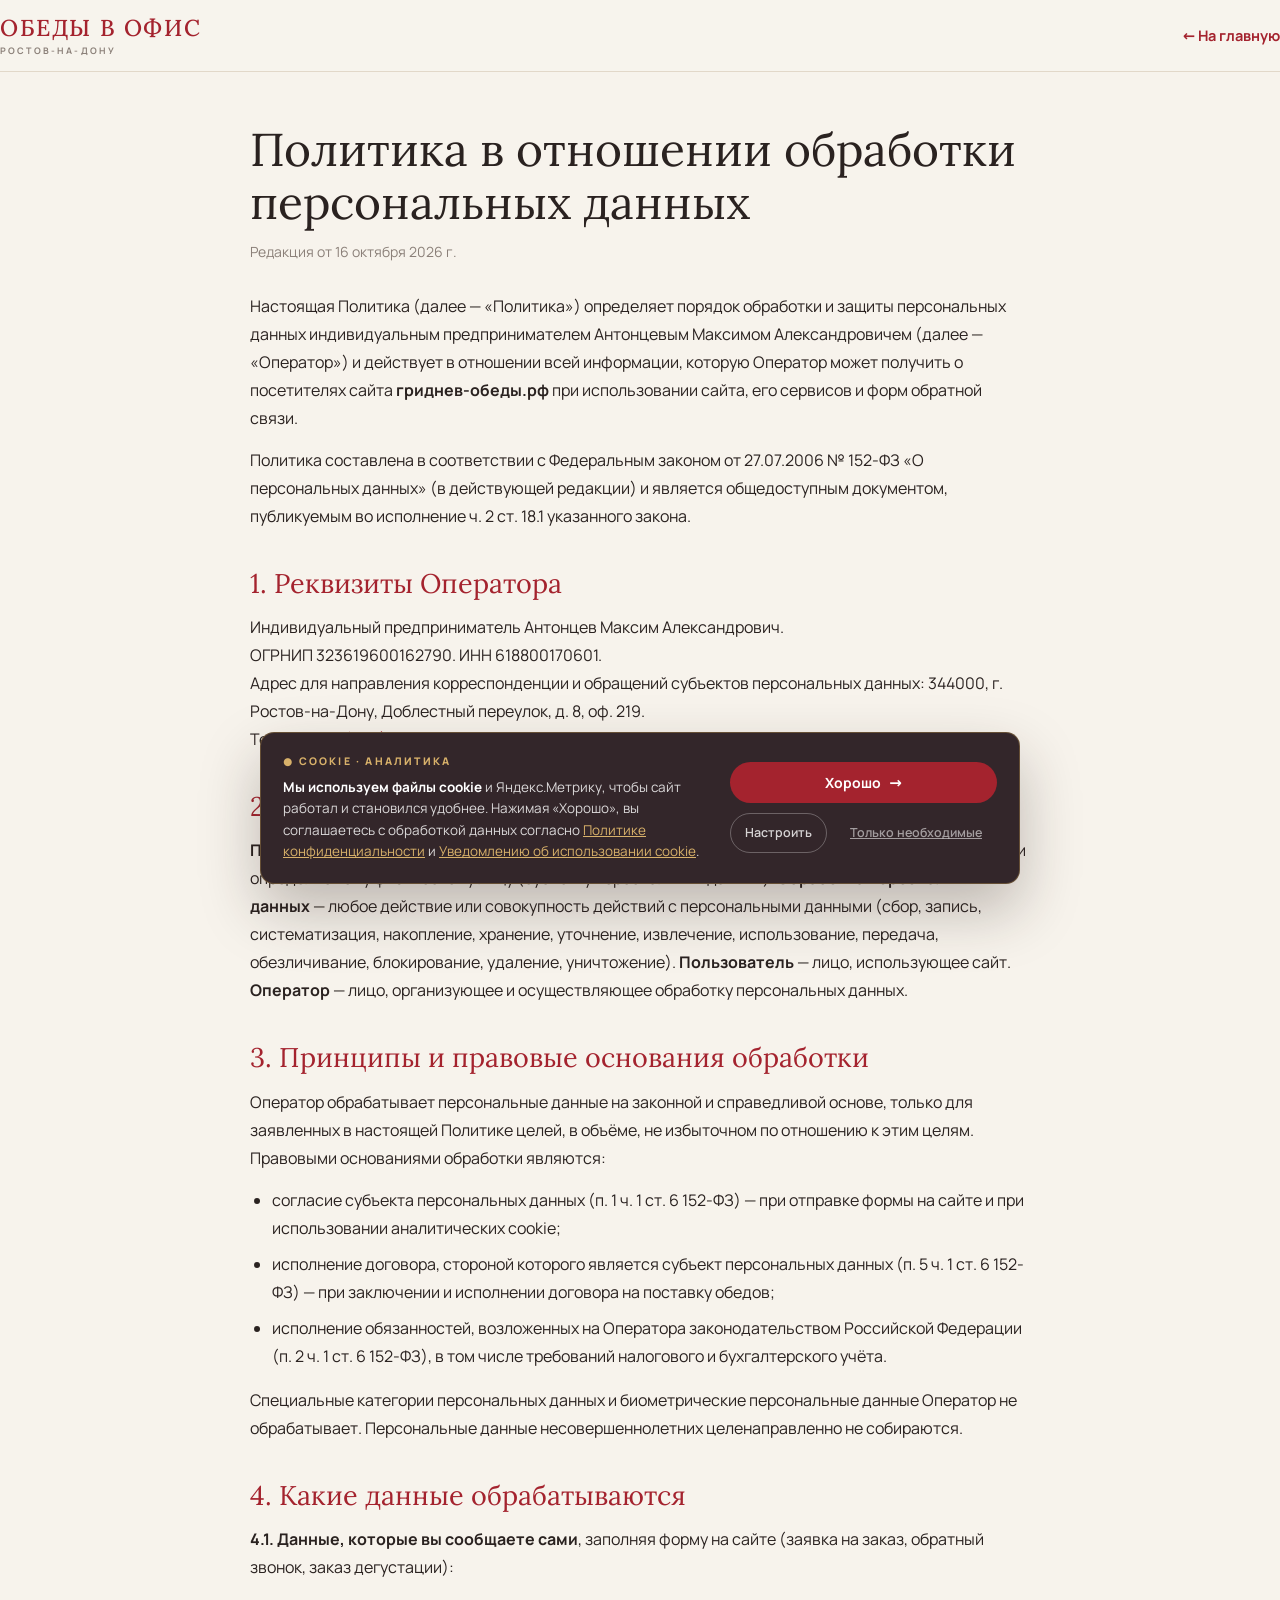
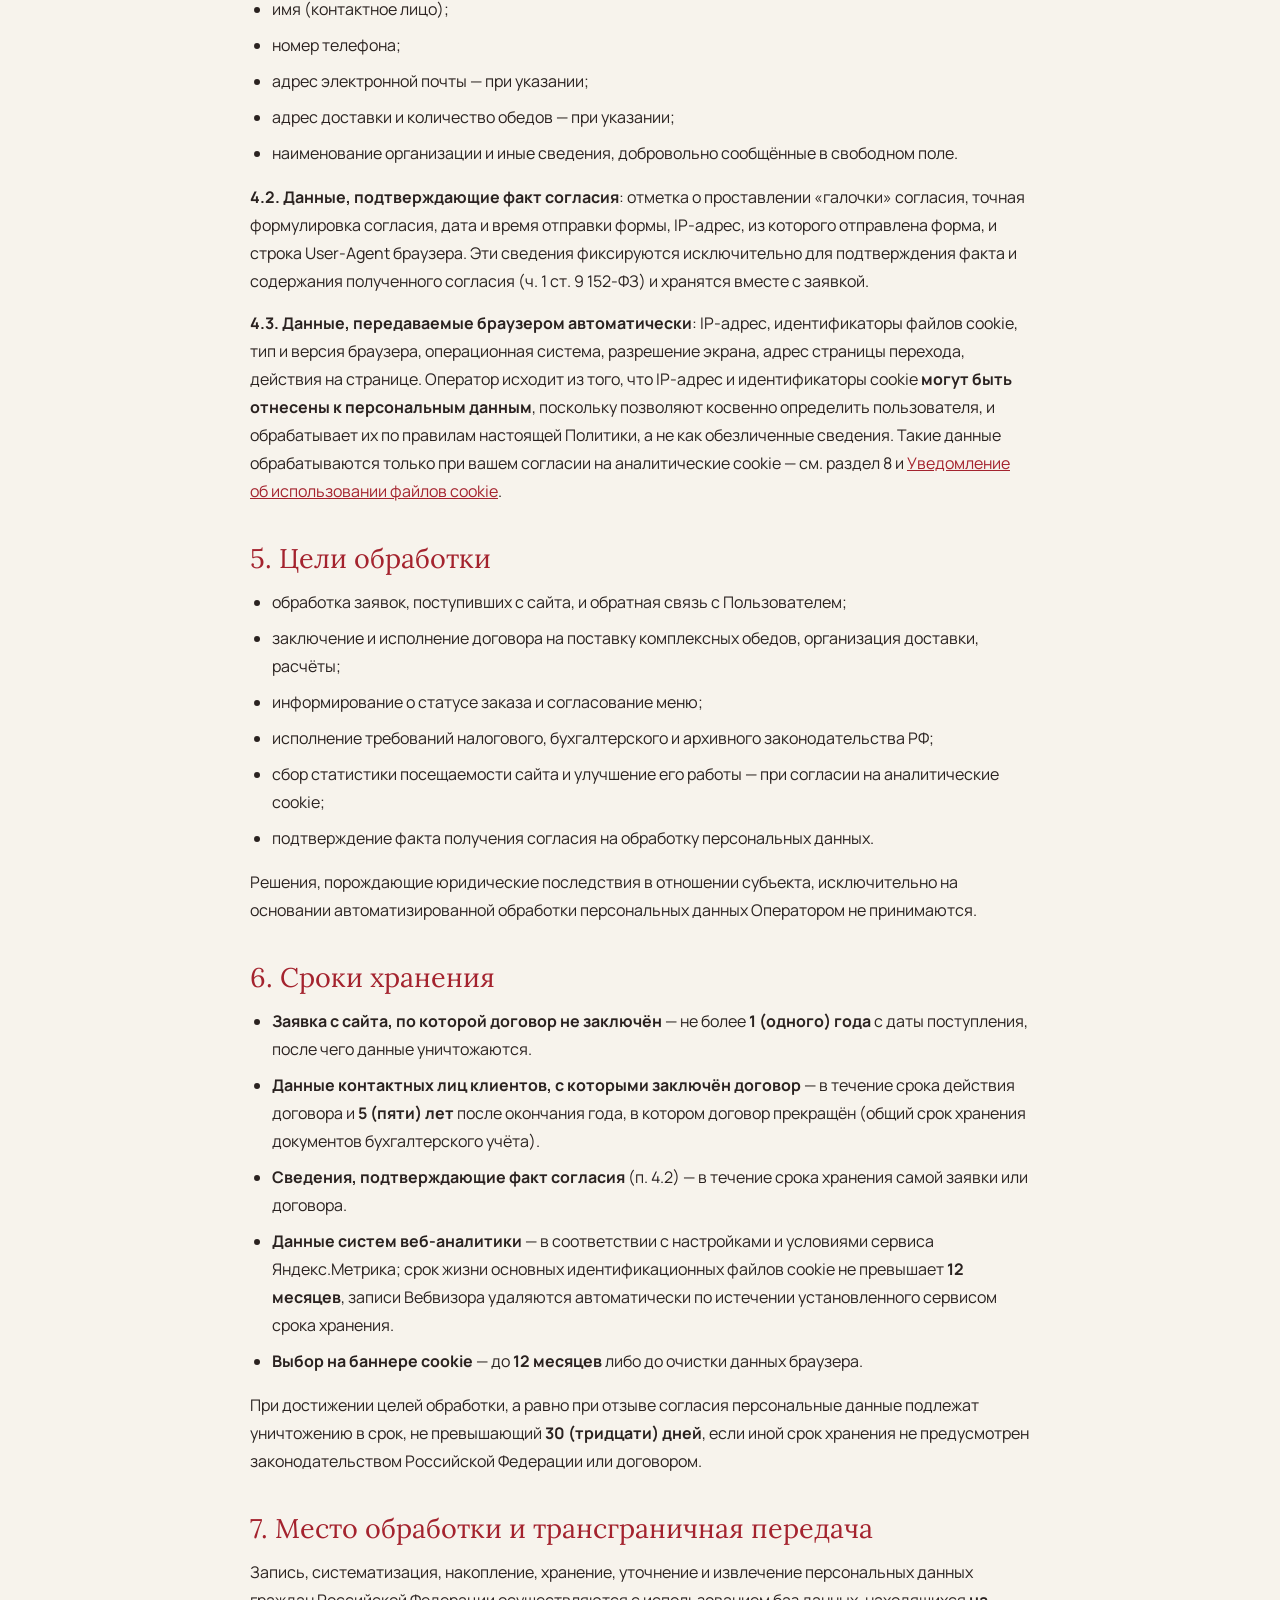
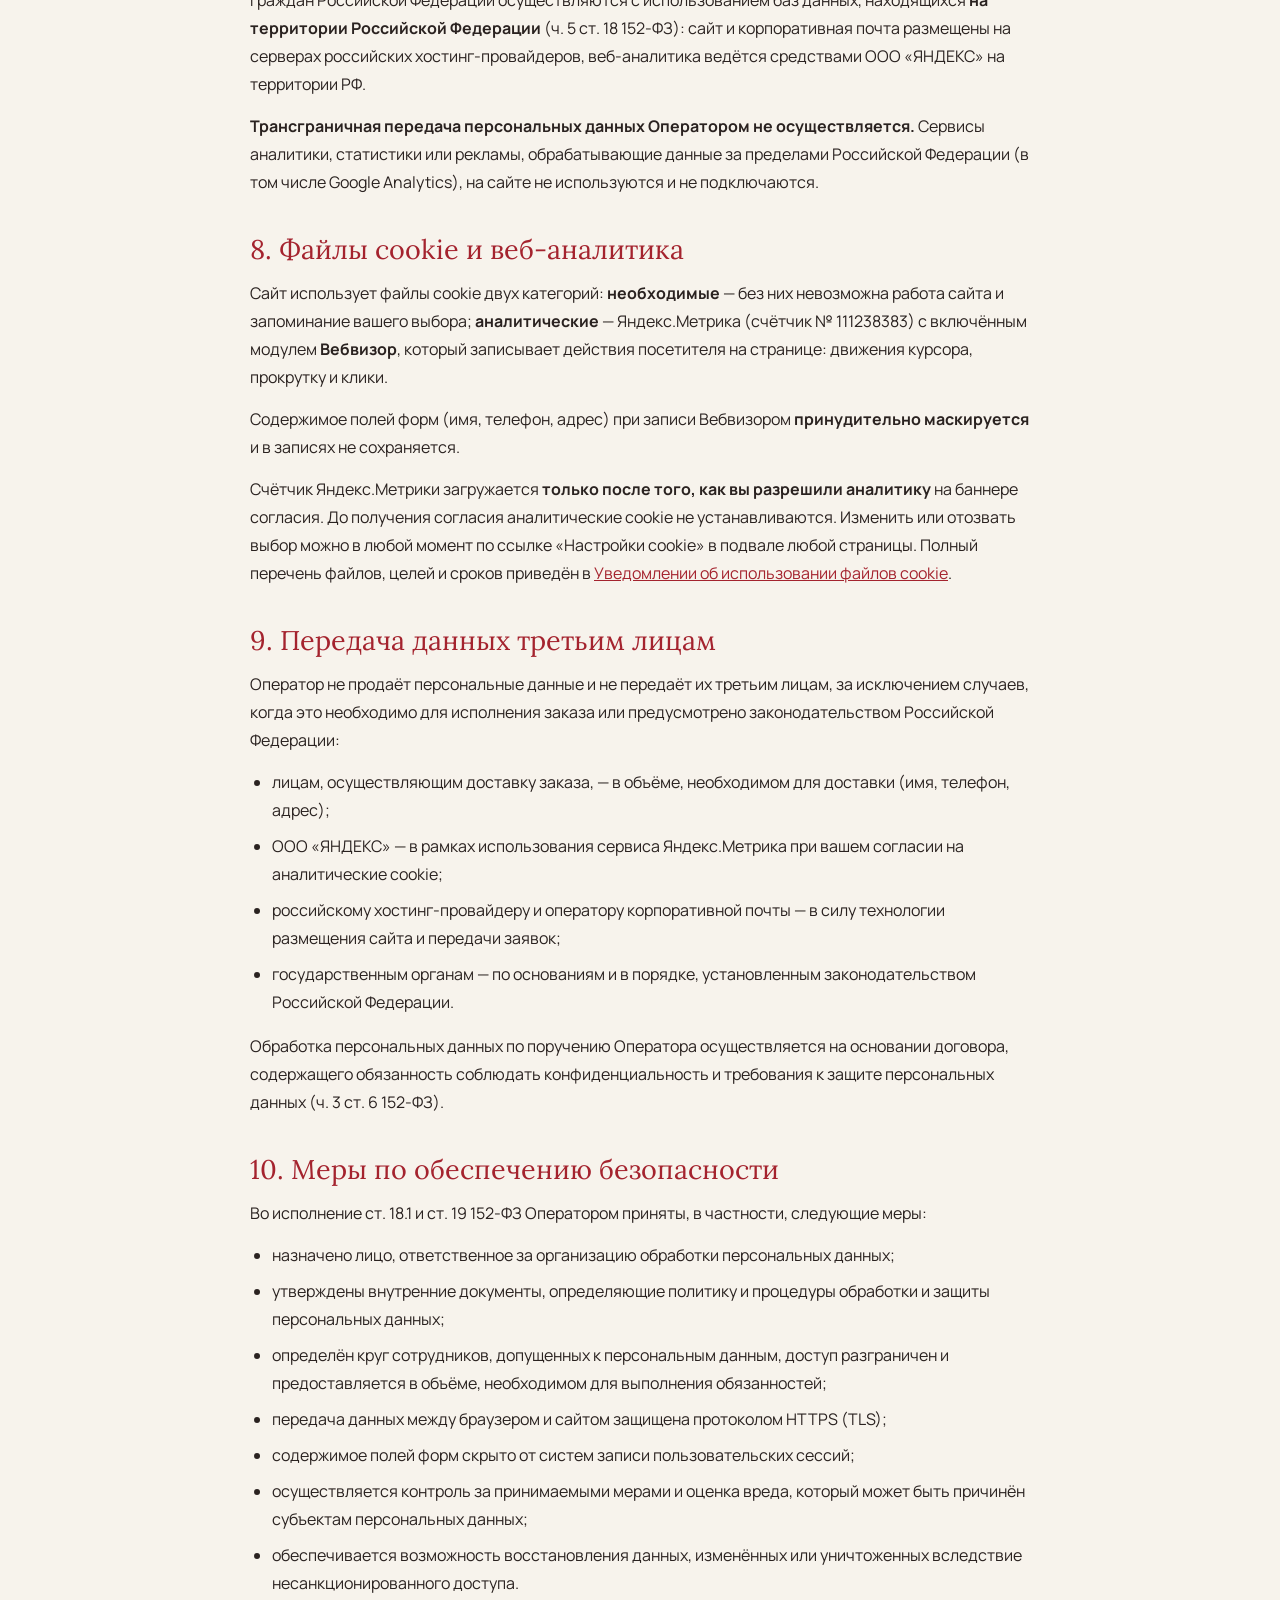
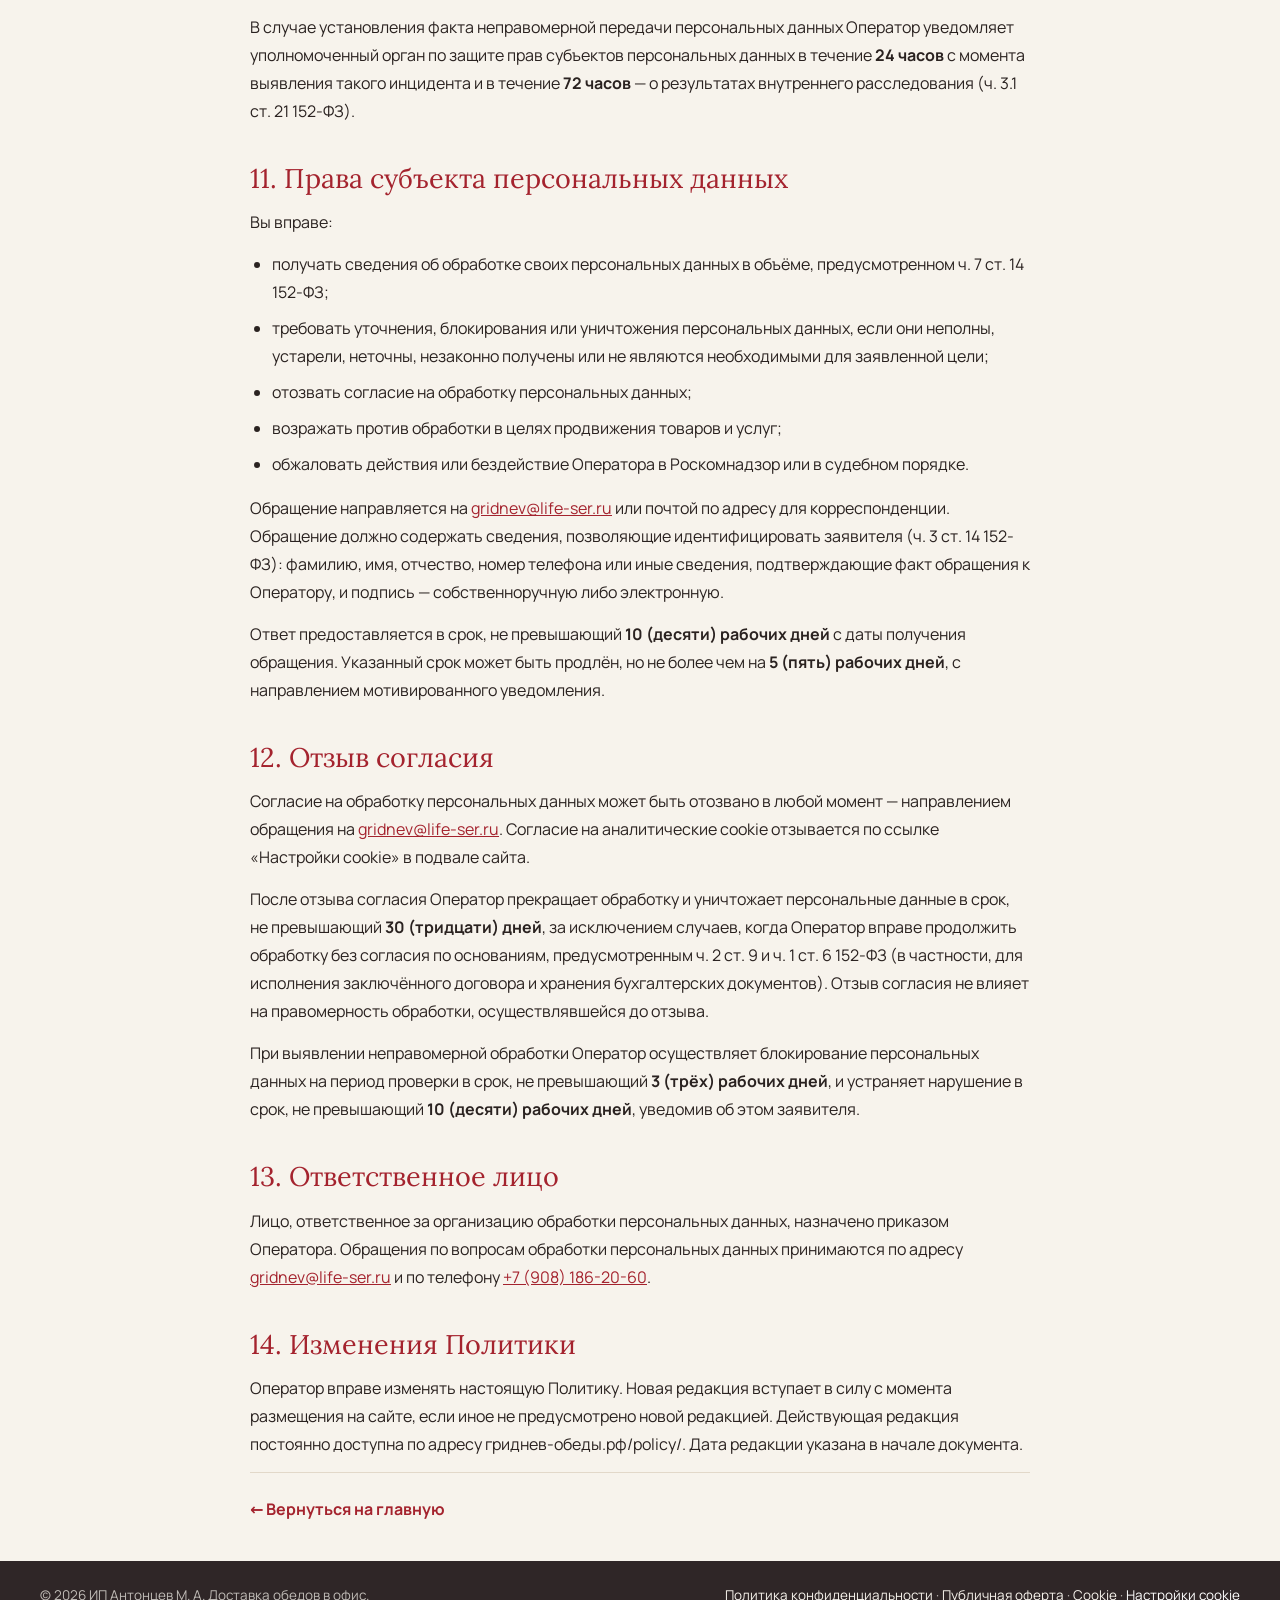
<file: policy/index.html>
<!DOCTYPE html><html lang="ru"><head><meta charSet="utf-8"/><meta name="viewport" content="width=device-width, initial-scale=1"/><link rel="stylesheet" href="/_next/static/css/bfb30a8983ff517b.css" data-precedence="next"/><link rel="preload" as="script" fetchPriority="low" href="/_next/static/chunks/webpack-c8441f2d519541e3.js"/><script src="/_next/static/chunks/fd9d1056-c520563bb0be96a5.js" async=""></script><script src="/_next/static/chunks/117-5c72c8c647864c96.js" async=""></script><script src="/_next/static/chunks/main-app-1c0f97d9b9d2076a.js" async=""></script><script src="/_next/static/chunks/app/layout-dd19915893d06eba.js" async=""></script><link rel="preload" href="/fonts/Lora-cyrillic-400-normal.woff2" as="font" type="font/woff2" crossorigin="anonymous"/><link rel="preload" href="/fonts/Lora-cyrillic-400-italic.woff2" as="font" type="font/woff2" crossorigin="anonymous"/><link rel="preload" href="/fonts/Manrope-cyrillic-400.woff2" as="font" type="font/woff2" crossorigin="anonymous"/><title>Политика конфиденциальности — обеды в офис, Ростов-на-Дону</title><meta name="description" content="Политика в отношении обработки и защиты персональных данных пользователей сайта гриднев-обеды.рф."/><meta name="keywords" content="доставка обедов Ростов-на-Дону,комплексные обеды Ростов,обеды в офис,заказать обед,корпоративное питание Ростов,бизнес-ланч с доставкой"/><meta name="robots" content="noindex, follow"/><link rel="canonical" href="https://xn----btbbdfdddv5cor7m.xn--p1ai/policy/"/><meta name="yandex-verification" content="caf08283806582ef"/><meta property="og:title" content="Доставка комплексных обедов в офис — Ростов-на-Дону"/><meta property="og:description" content="Комплексные обеды с доставкой в офис в Ростове-на-Дону. Обед 350 ₽, доставка от 20 обедов бесплатно."/><meta property="og:site_name" content="Обеды в офис · Ростов-на-Дону"/><meta property="og:locale" content="ru_RU"/><meta property="og:image" content="https://xn----btbbdfdddv5cor7m.xn--p1ai/img/og-cover.jpg"/><meta property="og:image:width" content="1200"/><meta property="og:image:height" content="630"/><meta property="og:image:alt" content="Доставка комплексных обедов в офис — Ростов-на-Дону"/><meta property="og:type" content="website"/><meta name="twitter:card" content="summary_large_image"/><meta name="twitter:title" content="Доставка комплексных обедов в офис — Ростов-на-Дону"/><meta name="twitter:description" content="Комплексные обеды с доставкой в офис в Ростове-на-Дону. Обед 350 ₽, доставка от 20 обедов бесплатно."/><meta name="twitter:image" content="https://xn----btbbdfdddv5cor7m.xn--p1ai/img/og-cover.jpg"/><link rel="icon" href="/favicon.png"/><link rel="apple-touch-icon" href="/apple-touch-icon.png"/><script type="application/ld+json">{"@context":"https://schema.org","@type":"FoodEstablishment","name":"Доставка обедов в офис — Ростов-на-Дону","servesCuisine":"Домашние комплексные обеды","priceRange":"300–350 ₽","telephone":"+7 908 186-20-60","email":"gridnev@life-ser.ru","url":"https://гриднев-обеды.рф","image":"https://гриднев-обеды.рф/img/og-cover.jpg","address":{"@type":"PostalAddress","streetAddress":"Доблестный переулок, д. 8, оф. 219","addressLocality":"Ростов-на-Дону","postalCode":"344000","addressCountry":"RU"},"areaServed":{"@type":"City","name":"Ростов-на-Дону"},"openingHoursSpecification":{"@type":"OpeningHoursSpecification","dayOfWeek":["Monday","Tuesday","Wednesday","Thursday","Friday"],"opens":"08:00","closes":"18:00"}}</script><script src="/_next/static/chunks/polyfills-42372ed130431b0a.js" noModule=""></script></head><body><main class="legal-page"><header class="legal-head"><div class="container legal-head__row"><a href="/" class="logo" aria-label="Обеды в офис — Ростов-на-Дону"><b>Обеды в офис</b><span>Ростов-на-Дону</span></a><a href="/" class="legal-back">← На главную</a></div></header><article class="container legal"><h1>Политика в отношении обработки персональных данных</h1><p class="legal-updated">Редакция от <!-- -->16 октября 2026 г.</p><p>Настоящая Политика (далее — «Политика») определяет порядок обработки и защиты персональных данных индивидуальным предпринимателем Антонцевым Максимом Александровичем (далее — «Оператор») и действует в отношении всей информации, которую Оператор может получить о посетителях сайта <b>гриднев-обеды.рф</b> при использовании сайта, его сервисов и форм обратной связи.</p><p>Политика составлена в соответствии с Федеральным законом от 27.07.2006 № 152-ФЗ «О персональных данных» (в действующей редакции) и является общедоступным документом, публикуемым во исполнение ч. 2 ст. 18.1 указанного закона.</p><h2>1. Реквизиты Оператора</h2><p>Индивидуальный предприниматель Антонцев Максим Александрович.<br/>ОГРНИП 323619600162790. ИНН 618800170601.<br/>Адрес для направления корреспонденции и обращений субъектов персональных данных: 344000, г. Ростов-на-Дону, Доблестный переулок, д. 8, оф. 219.<br/>Телефон: <a href="tel:+79081862060">+7 (908) 186-20-60</a>. E-mail:<!-- --> <a href="mailto:gridnev@life-ser.ru">gridnev@life-ser.ru</a>.</p><h2>2. Основные понятия</h2><p><b>Персональные данные</b> — любая информация, относящаяся к прямо или косвенно определённому или определяемому физическому лицу (субъекту персональных данных).<!-- --> <b>Обработка персональных данных</b> — любое действие или совокупность действий с персональными данными (сбор, запись, систематизация, накопление, хранение, уточнение, извлечение, использование, передача, обезличивание, блокирование, удаление, уничтожение).<!-- --> <b>Пользователь</b> — лицо, использующее сайт. <b>Оператор</b> — лицо, организующее и осуществляющее обработку персональных данных.</p><h2>3. Принципы и правовые основания обработки</h2><p>Оператор обрабатывает персональные данные на законной и справедливой основе, только для заявленных в настоящей Политике целей, в объёме, не избыточном по отношению к этим целям. Правовыми основаниями обработки являются:</p><ul><li>согласие субъекта персональных данных (п. 1 ч. 1 ст. 6 152-ФЗ) — при отправке формы на сайте и при использовании аналитических cookie;</li><li>исполнение договора, стороной которого является субъект персональных данных (п. 5 ч. 1 ст. 6 152-ФЗ) — при заключении и исполнении договора на поставку обедов;</li><li>исполнение обязанностей, возложенных на Оператора законодательством Российской Федерации (п. 2 ч. 1 ст. 6 152-ФЗ), в том числе требований налогового и бухгалтерского учёта.</li></ul><p>Специальные категории персональных данных и биометрические персональные данные Оператор не обрабатывает. Персональные данные несовершеннолетних целенаправленно не собираются.</p><h2>4. Какие данные обрабатываются</h2><p><b>4.1. Данные, которые вы сообщаете сами</b>, заполняя форму на сайте (заявка на заказ, обратный звонок, заказ дегустации):</p><ul><li>имя (контактное лицо);</li><li>номер телефона;</li><li>адрес электронной почты — при указании;</li><li>адрес доставки и количество обедов — при указании;</li><li>наименование организации и иные сведения, добровольно сообщённые в свободном поле.</li></ul><p><b>4.2. Данные, подтверждающие факт согласия</b>: отметка о проставлении «галочки» согласия, точная формулировка согласия, дата и время отправки формы, IP-адрес, из которого отправлена форма, и строка User-Agent браузера. Эти сведения фиксируются исключительно для подтверждения факта и содержания полученного согласия (ч. 1 ст. 9 152-ФЗ) и хранятся вместе с заявкой.</p><p><b>4.3. Данные, передаваемые браузером автоматически</b>: IP-адрес, идентификаторы файлов cookie, тип и версия браузера, операционная система, разрешение экрана, адрес страницы перехода, действия на странице. Оператор исходит из того, что IP-адрес и идентификаторы cookie <b>могут быть отнесены к персональным данным</b>, поскольку позволяют косвенно определить пользователя, и обрабатывает их по правилам настоящей Политики, а не как обезличенные сведения. Такие данные обрабатываются только при вашем согласии на аналитические cookie — см. раздел 8 и<!-- --> <a href="/cookie/">Уведомление об использовании файлов cookie</a>.</p><h2>5. Цели обработки</h2><ul><li>обработка заявок, поступивших с сайта, и обратная связь с Пользователем;</li><li>заключение и исполнение договора на поставку комплексных обедов, организация доставки, расчёты;</li><li>информирование о статусе заказа и согласование меню;</li><li>исполнение требований налогового, бухгалтерского и архивного законодательства РФ;</li><li>сбор статистики посещаемости сайта и улучшение его работы — при согласии на аналитические cookie;</li><li>подтверждение факта получения согласия на обработку персональных данных.</li></ul><p>Решения, порождающие юридические последствия в отношении субъекта, исключительно на основании автоматизированной обработки персональных данных Оператором не принимаются.</p><h2>6. Сроки хранения</h2><ul><li><b>Заявка с сайта, по которой договор не заключён</b> — не более <b>1 (одного) года</b> с даты поступления, после чего данные уничтожаются.</li><li><b>Данные контактных лиц клиентов, с которыми заключён договор</b> — в течение срока действия договора и <b>5 (пяти) лет</b> после окончания года, в котором договор прекращён (общий срок хранения документов бухгалтерского учёта).</li><li><b>Сведения, подтверждающие факт согласия</b> (п. 4.2) — в течение срока хранения самой заявки или договора.</li><li><b>Данные систем веб-аналитики</b> — в соответствии с настройками и условиями сервиса Яндекс.Метрика; срок жизни основных идентификационных файлов cookie не превышает<!-- --> <b>12 месяцев</b>, записи Вебвизора удаляются автоматически по истечении установленного сервисом срока хранения.</li><li><b>Выбор на баннере cookie</b> — до <b>12 месяцев</b> либо до очистки данных браузера.</li></ul><p>При достижении целей обработки, а равно при отзыве согласия персональные данные подлежат уничтожению в срок, не превышающий <b>30 (тридцати) дней</b>, если иной срок хранения не предусмотрен законодательством Российской Федерации или договором.</p><h2>7. Место обработки и трансграничная передача</h2><p>Запись, систематизация, накопление, хранение, уточнение и извлечение персональных данных граждан Российской Федерации осуществляются с использованием баз данных, находящихся<!-- --> <b>на территории Российской Федерации</b> (ч. 5 ст. 18 152-ФЗ): сайт и корпоративная почта размещены на серверах российских хостинг-провайдеров, веб-аналитика ведётся средствами ООО «ЯНДЕКС» на территории РФ.</p><p><b>Трансграничная передача персональных данных Оператором не осуществляется.</b> Сервисы аналитики, статистики или рекламы, обрабатывающие данные за пределами Российской Федерации (в том числе Google Analytics), на сайте не используются и не подключаются.</p><h2>8. Файлы cookie и веб-аналитика</h2><p>Сайт использует файлы cookie двух категорий: <b>необходимые</b> — без них невозможна работа сайта и запоминание вашего выбора; <b>аналитические</b> — Яндекс.Метрика (счётчик № 111238383) с включённым модулем <b>Вебвизор</b>, который записывает действия посетителя на странице: движения курсора, прокрутку и клики.</p><p>Содержимое полей форм (имя, телефон, адрес) при записи Вебвизором<!-- --> <b>принудительно маскируется</b> и в записях не сохраняется.</p><p>Счётчик Яндекс.Метрики загружается <b>только после того, как вы разрешили аналитику</b> на баннере согласия. До получения согласия аналитические cookie не устанавливаются. Изменить или отозвать выбор можно в любой момент по ссылке «Настройки cookie» в подвале любой страницы. Полный перечень файлов, целей и сроков приведён в<!-- --> <a href="/cookie/">Уведомлении об использовании файлов cookie</a>.</p><h2>9. Передача данных третьим лицам</h2><p>Оператор не продаёт персональные данные и не передаёт их третьим лицам, за исключением случаев, когда это необходимо для исполнения заказа или предусмотрено законодательством Российской Федерации:</p><ul><li>лицам, осуществляющим доставку заказа, — в объёме, необходимом для доставки (имя, телефон, адрес);</li><li>ООО «ЯНДЕКС» — в рамках использования сервиса Яндекс.Метрика при вашем согласии на аналитические cookie;</li><li>российскому хостинг-провайдеру и оператору корпоративной почты — в силу технологии размещения сайта и передачи заявок;</li><li>государственным органам — по основаниям и в порядке, установленным законодательством Российской Федерации.</li></ul><p>Обработка персональных данных по поручению Оператора осуществляется на основании договора, содержащего обязанность соблюдать конфиденциальность и требования к защите персональных данных (ч. 3 ст. 6 152-ФЗ).</p><h2>10. Меры по обеспечению безопасности</h2><p>Во исполнение ст. 18.1 и ст. 19 152-ФЗ Оператором приняты, в частности, следующие меры:</p><ul><li>назначено лицо, ответственное за организацию обработки персональных данных;</li><li>утверждены внутренние документы, определяющие политику и процедуры обработки и защиты персональных данных;</li><li>определён круг сотрудников, допущенных к персональным данным, доступ разграничен и предоставляется в объёме, необходимом для выполнения обязанностей;</li><li>передача данных между браузером и сайтом защищена протоколом HTTPS (TLS);</li><li>содержимое полей форм скрыто от систем записи пользовательских сессий;</li><li>осуществляется контроль за принимаемыми мерами и оценка вреда, который может быть причинён субъектам персональных данных;</li><li>обеспечивается возможность восстановления данных, изменённых или уничтоженных вследствие несанкционированного доступа.</li></ul><p>В случае установления факта неправомерной передачи персональных данных Оператор уведомляет уполномоченный орган по защите прав субъектов персональных данных в течение<!-- --> <b>24 часов</b> с момента выявления такого инцидента и в течение <b>72 часов</b> — о результатах внутреннего расследования (ч. 3.1 ст. 21 152-ФЗ).</p><h2>11. Права субъекта персональных данных</h2><p>Вы вправе:</p><ul><li>получать сведения об обработке своих персональных данных в объёме, предусмотренном ч. 7 ст. 14 152-ФЗ;</li><li>требовать уточнения, блокирования или уничтожения персональных данных, если они неполны, устарели, неточны, незаконно получены или не являются необходимыми для заявленной цели;</li><li>отозвать согласие на обработку персональных данных;</li><li>возражать против обработки в целях продвижения товаров и услуг;</li><li>обжаловать действия или бездействие Оператора в Роскомнадзор или в судебном порядке.</li></ul><p>Обращение направляется на<!-- --> <a href="mailto:gridnev@life-ser.ru">gridnev@life-ser.ru</a> или почтой по адресу для корреспонденции. Обращение должно содержать сведения, позволяющие идентифицировать заявителя (ч. 3 ст. 14 152-ФЗ): фамилию, имя, отчество, номер телефона или иные сведения, подтверждающие факт обращения к Оператору, и подпись — собственноручную либо электронную.</p><p>Ответ предоставляется в срок, не превышающий <b>10 (десяти) рабочих дней</b> с даты получения обращения. Указанный срок может быть продлён, но не более чем на<!-- --> <b>5 (пять) рабочих дней</b>, с направлением мотивированного уведомления.</p><h2>12. Отзыв согласия</h2><p>Согласие на обработку персональных данных может быть отозвано в любой момент — направлением обращения на <a href="mailto:gridnev@life-ser.ru">gridnev@life-ser.ru</a>. Согласие на аналитические cookie отзывается по ссылке «Настройки cookie» в подвале сайта.</p><p>После отзыва согласия Оператор прекращает обработку и уничтожает персональные данные в срок, не превышающий <b>30 (тридцати) дней</b>, за исключением случаев, когда Оператор вправе продолжить обработку без согласия по основаниям, предусмотренным ч. 2 ст. 9 и ч. 1 ст. 6 152-ФЗ (в частности, для исполнения заключённого договора и хранения бухгалтерских документов). Отзыв согласия не влияет на правомерность обработки, осуществлявшейся до отзыва.</p><p>При выявлении неправомерной обработки Оператор осуществляет блокирование персональных данных на период проверки в срок, не превышающий <b>3 (трёх) рабочих дней</b>, и устраняет нарушение в срок, не превышающий <b>10 (десяти) рабочих дней</b>, уведомив об этом заявителя.</p><h2>13. Ответственное лицо</h2><p>Лицо, ответственное за организацию обработки персональных данных, назначено приказом Оператора. Обращения по вопросам обработки персональных данных принимаются по адресу<!-- --> <a href="mailto:gridnev@life-ser.ru">gridnev@life-ser.ru</a> и по телефону<!-- --> <a href="tel:+79081862060">+7 (908) 186-20-60</a>.</p><h2>14. Изменения Политики</h2><p>Оператор вправе изменять настоящую Политику. Новая редакция вступает в силу с момента размещения на сайте, если иное не предусмотрено новой редакцией. Действующая редакция постоянно доступна по адресу гриднев-обеды.рф/policy/. Дата редакции указана в начале документа.</p><p class="legal-back-bottom"><a href="/">← Вернуться на главную</a></p></article><footer class="legal-foot"><div class="container"><span>© 2026 ИП Антонцев М. А. Доставка обедов в офис.</span><span><a href="/policy/">Политика конфиденциальности</a> · <a href="/oferta/">Публичная оферта</a> · <a href="/cookie/">Cookie</a> · <button type="button" class="cookie-link" data-cookie-settings="true">Настройки cookie</button></span></div></footer></main><script src="/_next/static/chunks/webpack-c8441f2d519541e3.js" async=""></script><script>(self.__next_f=self.__next_f||[]).push([0]);self.__next_f.push([2,null])</script><script>self.__next_f.push([1,"1:HL[\"/_next/static/css/bfb30a8983ff517b.css\",\"style\"]\n"])</script><script>self.__next_f.push([1,"2:I[2846,[],\"\"]\n4:I[4707,[],\"\"]\n5:I[6423,[],\"\"]\n6:I[2801,[\"185\",\"static/chunks/app/layout-dd19915893d06eba.js\"],\"default\"]\n8:I[1060,[],\"\"]\n9:[]\n"])</script><script>self.__next_f.push([1,"0:[\"$\",\"$L2\",null,{\"buildId\":\"a5fqNk5A8TLyX_0kONeuA\",\"assetPrefix\":\"\",\"urlParts\":[\"\",\"policy\",\"\"],\"initialTree\":[\"\",{\"children\":[\"policy\",{\"children\":[\"__PAGE__\",{}]}]},\"$undefined\",\"$undefined\",true],\"initialSeedData\":[\"\",{\"children\":[\"policy\",{\"children\":[\"__PAGE__\",{},[[\"$L3\",[\"$\",\"main\",null,{\"className\":\"legal-page\",\"children\":[[\"$\",\"header\",null,{\"className\":\"legal-head\",\"children\":[\"$\",\"div\",null,{\"className\":\"container legal-head__row\",\"children\":[[\"$\",\"a\",null,{\"href\":\"/\",\"className\":\"logo\",\"aria-label\":\"Обеды в офис — Ростов-на-Дону\",\"children\":[[\"$\",\"b\",null,{\"children\":\"Обеды в офис\"}],[\"$\",\"span\",null,{\"children\":\"Ростов-на-Дону\"}]]}],[\"$\",\"a\",null,{\"href\":\"/\",\"className\":\"legal-back\",\"children\":\"← На главную\"}]]}]}],[\"$\",\"article\",null,{\"className\":\"container legal\",\"children\":[[\"$\",\"h1\",null,{\"children\":\"Политика в отношении обработки персональных данных\"}],[\"$\",\"p\",null,{\"className\":\"legal-updated\",\"children\":[\"Редакция от \",\"16 октября 2026 г.\"]}],[[\"$\",\"p\",null,{\"children\":[\"Настоящая Политика (далее — «Политика») определяет порядок обработки и защиты персональных данных индивидуальным предпринимателем Антонцевым Максимом Александровичем (далее — «Оператор») и действует в отношении всей информации, которую Оператор может получить о посетителях сайта \",[\"$\",\"b\",null,{\"children\":\"гриднев-обеды.рф\"}],\" при использовании сайта, его сервисов и форм обратной связи.\"]}],[\"$\",\"p\",null,{\"children\":\"Политика составлена в соответствии с Федеральным законом от 27.07.2006 № 152-ФЗ «О персональных данных» (в действующей редакции) и является общедоступным документом, публикуемым во исполнение ч. 2 ст. 18.1 указанного закона.\"}],[\"$\",\"h2\",null,{\"children\":\"1. Реквизиты Оператора\"}],[\"$\",\"p\",null,{\"children\":[\"Индивидуальный предприниматель Антонцев Максим Александрович.\",[\"$\",\"br\",null,{}],\"ОГРНИП 323619600162790. ИНН 618800170601.\",[\"$\",\"br\",null,{}],\"Адрес для направления корреспонденции и обращений субъектов персональных данных: 344000, г. Ростов-на-Дону, Доблестный переулок, д. 8, оф. 219.\",[\"$\",\"br\",null,{}],\"Телефон: \",[\"$\",\"a\",null,{\"href\":\"tel:+79081862060\",\"children\":\"+7 (908) 186-20-60\"}],\". E-mail:\",\" \",[\"$\",\"a\",null,{\"href\":\"mailto:gridnev@life-ser.ru\",\"children\":\"gridnev@life-ser.ru\"}],\".\"]}],[\"$\",\"h2\",null,{\"children\":\"2. Основные понятия\"}],[\"$\",\"p\",null,{\"children\":[[\"$\",\"b\",null,{\"children\":\"Персональные данные\"}],\" — любая информация, относящаяся к прямо или косвенно определённому или определяемому физическому лицу (субъекту персональных данных).\",\" \",[\"$\",\"b\",null,{\"children\":\"Обработка персональных данных\"}],\" — любое действие или совокупность действий с персональными данными (сбор, запись, систематизация, накопление, хранение, уточнение, извлечение, использование, передача, обезличивание, блокирование, удаление, уничтожение).\",\" \",[\"$\",\"b\",null,{\"children\":\"Пользователь\"}],\" — лицо, использующее сайт. \",[\"$\",\"b\",null,{\"children\":\"Оператор\"}],\" — лицо, организующее и осуществляющее обработку персональных данных.\"]}],[\"$\",\"h2\",null,{\"children\":\"3. Принципы и правовые основания обработки\"}],[\"$\",\"p\",null,{\"children\":\"Оператор обрабатывает персональные данные на законной и справедливой основе, только для заявленных в настоящей Политике целей, в объёме, не избыточном по отношению к этим целям. Правовыми основаниями обработки являются:\"}],[\"$\",\"ul\",null,{\"children\":[[\"$\",\"li\",null,{\"children\":\"согласие субъекта персональных данных (п. 1 ч. 1 ст. 6 152-ФЗ) — при отправке формы на сайте и при использовании аналитических cookie;\"}],[\"$\",\"li\",null,{\"children\":\"исполнение договора, стороной которого является субъект персональных данных (п. 5 ч. 1 ст. 6 152-ФЗ) — при заключении и исполнении договора на поставку обедов;\"}],[\"$\",\"li\",null,{\"children\":\"исполнение обязанностей, возложенных на Оператора законодательством Российской Федерации (п. 2 ч. 1 ст. 6 152-ФЗ), в том числе требований налогового и бухгалтерского учёта.\"}]]}],[\"$\",\"p\",null,{\"children\":\"Специальные категории персональных данных и биометрические персональные данные Оператор не обрабатывает. Персональные данные несовершеннолетних целенаправленно не собираются.\"}],[\"$\",\"h2\",null,{\"children\":\"4. Какие данные обрабатываются\"}],[\"$\",\"p\",null,{\"children\":[[\"$\",\"b\",null,{\"children\":\"4.1. Данные, которые вы сообщаете сами\"}],\", заполняя форму на сайте (заявка на заказ, обратный звонок, заказ дегустации):\"]}],[\"$\",\"ul\",null,{\"children\":[[\"$\",\"li\",null,{\"children\":\"имя (контактное лицо);\"}],[\"$\",\"li\",null,{\"children\":\"номер телефона;\"}],[\"$\",\"li\",null,{\"children\":\"адрес электронной почты — при указании;\"}],[\"$\",\"li\",null,{\"children\":\"адрес доставки и количество обедов — при указании;\"}],[\"$\",\"li\",null,{\"children\":\"наименование организации и иные сведения, добровольно сообщённые в свободном поле.\"}]]}],[\"$\",\"p\",null,{\"children\":[[\"$\",\"b\",null,{\"children\":\"4.2. Данные, подтверждающие факт согласия\"}],\": отметка о проставлении «галочки» согласия, точная формулировка согласия, дата и время отправки формы, IP-адрес, из которого отправлена форма, и строка User-Agent браузера. Эти сведения фиксируются исключительно для подтверждения факта и содержания полученного согласия (ч. 1 ст. 9 152-ФЗ) и хранятся вместе с заявкой.\"]}],[\"$\",\"p\",null,{\"children\":[[\"$\",\"b\",null,{\"children\":\"4.3. Данные, передаваемые браузером автоматически\"}],\": IP-адрес, идентификаторы файлов cookie, тип и версия браузера, операционная система, разрешение экрана, адрес страницы перехода, действия на странице. Оператор исходит из того, что IP-адрес и идентификаторы cookie \",[\"$\",\"b\",null,{\"children\":\"могут быть отнесены к персональным данным\"}],\", поскольку позволяют косвенно определить пользователя, и обрабатывает их по правилам настоящей Политики, а не как обезличенные сведения. Такие данные обрабатываются только при вашем согласии на аналитические cookie — см. раздел 8 и\",\" \",[\"$\",\"a\",null,{\"href\":\"/cookie/\",\"children\":\"Уведомление об использовании файлов cookie\"}],\".\"]}],[\"$\",\"h2\",null,{\"children\":\"5. Цели обработки\"}],[\"$\",\"ul\",null,{\"children\":[[\"$\",\"li\",null,{\"children\":\"обработка заявок, поступивших с сайта, и обратная связь с Пользователем;\"}],[\"$\",\"li\",null,{\"children\":\"заключение и исполнение договора на поставку комплексных обедов, организация доставки, расчёты;\"}],[\"$\",\"li\",null,{\"children\":\"информирование о статусе заказа и согласование меню;\"}],[\"$\",\"li\",null,{\"children\":\"исполнение требований налогового, бухгалтерского и архивного законодательства РФ;\"}],[\"$\",\"li\",null,{\"children\":\"сбор статистики посещаемости сайта и улучшение его работы — при согласии на аналитические cookie;\"}],[\"$\",\"li\",null,{\"children\":\"подтверждение факта получения согласия на обработку персональных данных.\"}]]}],[\"$\",\"p\",null,{\"children\":\"Решения, порождающие юридические последствия в отношении субъекта, исключительно на основании автоматизированной обработки персональных данных Оператором не принимаются.\"}],[\"$\",\"h2\",null,{\"children\":\"6. Сроки хранения\"}],[\"$\",\"ul\",null,{\"children\":[[\"$\",\"li\",null,{\"children\":[[\"$\",\"b\",null,{\"children\":\"Заявка с сайта, по которой договор не заключён\"}],\" — не более \",[\"$\",\"b\",null,{\"children\":\"1 (одного) года\"}],\" с даты поступления, после чего данные уничтожаются.\"]}],[\"$\",\"li\",null,{\"children\":[[\"$\",\"b\",null,{\"children\":\"Данные контактных лиц клиентов, с которыми заключён договор\"}],\" — в течение срока действия договора и \",[\"$\",\"b\",null,{\"children\":\"5 (пяти) лет\"}],\" после окончания года, в котором договор прекращён (общий срок хранения документов бухгалтерского учёта).\"]}],[\"$\",\"li\",null,{\"children\":[[\"$\",\"b\",null,{\"children\":\"Сведения, подтверждающие факт согласия\"}],\" (п. 4.2) — в течение срока хранения самой заявки или договора.\"]}],[\"$\",\"li\",null,{\"children\":[[\"$\",\"b\",null,{\"children\":\"Данные систем веб-аналитики\"}],\" — в соответствии с настройками и условиями сервиса Яндекс.Метрика; срок жизни основных идентификационных файлов cookie не превышает\",\" \",[\"$\",\"b\",null,{\"children\":\"12 месяцев\"}],\", записи Вебвизора удаляются автоматически по истечении установленного сервисом срока хранения.\"]}],[\"$\",\"li\",null,{\"children\":[[\"$\",\"b\",null,{\"children\":\"Выбор на баннере cookie\"}],\" — до \",[\"$\",\"b\",null,{\"children\":\"12 месяцев\"}],\" либо до очистки данных браузера.\"]}]]}],[\"$\",\"p\",null,{\"children\":[\"При достижении целей обработки, а равно при отзыве согласия персональные данные подлежат уничтожению в срок, не превышающий \",[\"$\",\"b\",null,{\"children\":\"30 (тридцати) дней\"}],\", если иной срок хранения не предусмотрен законодательством Российской Федерации или договором.\"]}],[\"$\",\"h2\",null,{\"children\":\"7. Место обработки и трансграничная передача\"}],[\"$\",\"p\",null,{\"children\":[\"Запись, систематизация, накопление, хранение, уточнение и извлечение персональных данных граждан Российской Федерации осуществляются с использованием баз данных, находящихся\",\" \",[\"$\",\"b\",null,{\"children\":\"на территории Российской Федерации\"}],\" (ч. 5 ст. 18 152-ФЗ): сайт и корпоративная почта размещены на серверах российских хостинг-провайдеров, веб-аналитика ведётся средствами ООО «ЯНДЕКС» на территории РФ.\"]}],[\"$\",\"p\",null,{\"children\":[[\"$\",\"b\",null,{\"children\":\"Трансграничная передача персональных данных Оператором не осуществляется.\"}],\" Сервисы аналитики, статистики или рекламы, обрабатывающие данные за пределами Российской Федерации (в том числе Google Analytics), на сайте не используются и не подключаются.\"]}],[\"$\",\"h2\",null,{\"children\":\"8. Файлы cookie и веб-аналитика\"}],[\"$\",\"p\",null,{\"children\":[\"Сайт использует файлы cookie двух категорий: \",[\"$\",\"b\",null,{\"children\":\"необходимые\"}],\" — без них невозможна работа сайта и запоминание вашего выбора; \",[\"$\",\"b\",null,{\"children\":\"аналитические\"}],\" — Яндекс.Метрика (счётчик № 111238383) с включённым модулем \",[\"$\",\"b\",null,{\"children\":\"Вебвизор\"}],\", который записывает действия посетителя на странице: движения курсора, прокрутку и клики.\"]}],[\"$\",\"p\",null,{\"children\":[\"Содержимое полей форм (имя, телефон, адрес) при записи Вебвизором\",\" \",[\"$\",\"b\",null,{\"children\":\"принудительно маскируется\"}],\" и в записях не сохраняется.\"]}],[\"$\",\"p\",null,{\"children\":[\"Счётчик Яндекс.Метрики загружается \",[\"$\",\"b\",null,{\"children\":\"только после того, как вы разрешили аналитику\"}],\" на баннере согласия. До получения согласия аналитические cookie не устанавливаются. Изменить или отозвать выбор можно в любой момент по ссылке «Настройки cookie» в подвале любой страницы. Полный перечень файлов, целей и сроков приведён в\",\" \",[\"$\",\"a\",null,{\"href\":\"/cookie/\",\"children\":\"Уведомлении об использовании файлов cookie\"}],\".\"]}],[\"$\",\"h2\",null,{\"children\":\"9. Передача данных третьим лицам\"}],[\"$\",\"p\",null,{\"children\":\"Оператор не продаёт персональные данные и не передаёт их третьим лицам, за исключением случаев, когда это необходимо для исполнения заказа или предусмотрено законодательством Российской Федерации:\"}],[\"$\",\"ul\",null,{\"children\":[[\"$\",\"li\",null,{\"children\":\"лицам, осуществляющим доставку заказа, — в объёме, необходимом для доставки (имя, телефон, адрес);\"}],[\"$\",\"li\",null,{\"children\":\"ООО «ЯНДЕКС» — в рамках использования сервиса Яндекс.Метрика при вашем согласии на аналитические cookie;\"}],[\"$\",\"li\",null,{\"children\":\"российскому хостинг-провайдеру и оператору корпоративной почты — в силу технологии размещения сайта и передачи заявок;\"}],[\"$\",\"li\",null,{\"children\":\"государственным органам — по основаниям и в порядке, установленным законодательством Российской Федерации.\"}]]}],[\"$\",\"p\",null,{\"children\":\"Обработка персональных данных по поручению Оператора осуществляется на основании договора, содержащего обязанность соблюдать конфиденциальность и требования к защите персональных данных (ч. 3 ст. 6 152-ФЗ).\"}],[\"$\",\"h2\",null,{\"children\":\"10. Меры по обеспечению безопасности\"}],[\"$\",\"p\",null,{\"children\":\"Во исполнение ст. 18.1 и ст. 19 152-ФЗ Оператором приняты, в частности, следующие меры:\"}],[\"$\",\"ul\",null,{\"children\":[[\"$\",\"li\",null,{\"children\":\"назначено лицо, ответственное за организацию обработки персональных данных;\"}],[\"$\",\"li\",null,{\"children\":\"утверждены внутренние документы, определяющие политику и процедуры обработки и защиты персональных данных;\"}],[\"$\",\"li\",null,{\"children\":\"определён круг сотрудников, допущенных к персональным данным, доступ разграничен и предоставляется в объёме, необходимом для выполнения обязанностей;\"}],[\"$\",\"li\",null,{\"children\":\"передача данных между браузером и сайтом защищена протоколом HTTPS (TLS);\"}],[\"$\",\"li\",null,{\"children\":\"содержимое полей форм скрыто от систем записи пользовательских сессий;\"}],[\"$\",\"li\",null,{\"children\":\"осуществляется контроль за принимаемыми мерами и оценка вреда, который может быть причинён субъектам персональных данных;\"}],[\"$\",\"li\",null,{\"children\":\"обеспечивается возможность восстановления данных, изменённых или уничтоженных вследствие несанкционированного доступа.\"}]]}],[\"$\",\"p\",null,{\"children\":[\"В случае установления факта неправомерной передачи персональных данных Оператор уведомляет уполномоченный орган по защите прав субъектов персональных данных в течение\",\" \",[\"$\",\"b\",null,{\"children\":\"24 часов\"}],\" с момента выявления такого инцидента и в течение \",[\"$\",\"b\",null,{\"children\":\"72 часов\"}],\" — о результатах внутреннего расследования (ч. 3.1 ст. 21 152-ФЗ).\"]}],[\"$\",\"h2\",null,{\"children\":\"11. Права субъекта персональных данных\"}],[\"$\",\"p\",null,{\"children\":\"Вы вправе:\"}],[\"$\",\"ul\",null,{\"children\":[[\"$\",\"li\",null,{\"children\":\"получать сведения об обработке своих персональных данных в объёме, предусмотренном ч. 7 ст. 14 152-ФЗ;\"}],[\"$\",\"li\",null,{\"children\":\"требовать уточнения, блокирования или уничтожения персональных данных, если они неполны, устарели, неточны, незаконно получены или не являются необходимыми для заявленной цели;\"}],[\"$\",\"li\",null,{\"children\":\"отозвать согласие на обработку персональных данных;\"}],[\"$\",\"li\",null,{\"children\":\"возражать против обработки в целях продвижения товаров и услуг;\"}],[\"$\",\"li\",null,{\"children\":\"обжаловать действия или бездействие Оператора в Роскомнадзор или в судебном порядке.\"}]]}],[\"$\",\"p\",null,{\"children\":[\"Обращение направляется на\",\" \",[\"$\",\"a\",null,{\"href\":\"mailto:gridnev@life-ser.ru\",\"children\":\"gridnev@life-ser.ru\"}],\" или почтой по адресу для корреспонденции. Обращение должно содержать сведения, позволяющие идентифицировать заявителя (ч. 3 ст. 14 152-ФЗ): фамилию, имя, отчество, номер телефона или иные сведения, подтверждающие факт обращения к Оператору, и подпись — собственноручную либо электронную.\"]}],[\"$\",\"p\",null,{\"children\":[\"Ответ предоставляется в срок, не превышающий \",[\"$\",\"b\",null,{\"children\":\"10 (десяти) рабочих дней\"}],\" с даты получения обращения. Указанный срок может быть продлён, но не более чем на\",\" \",[\"$\",\"b\",null,{\"children\":\"5 (пять) рабочих дней\"}],\", с направлением мотивированного уведомления.\"]}],[\"$\",\"h2\",null,{\"children\":\"12. Отзыв согласия\"}],[\"$\",\"p\",null,{\"children\":[\"Согласие на обработку персональных данных может быть отозвано в любой момент — направлением обращения на \",[\"$\",\"a\",null,{\"href\":\"mailto:gridnev@life-ser.ru\",\"children\":\"gridnev@life-ser.ru\"}],\". Согласие на аналитические cookie отзывается по ссылке «Настройки cookie» в подвале сайта.\"]}],[\"$\",\"p\",null,{\"children\":[\"После отзыва согласия Оператор прекращает обработку и уничтожает персональные данные в срок, не превышающий \",[\"$\",\"b\",null,{\"children\":\"30 (тридцати) дней\"}],\", за исключением случаев, когда Оператор вправе продолжить обработку без согласия по основаниям, предусмотренным ч. 2 ст. 9 и ч. 1 ст. 6 152-ФЗ (в частности, для исполнения заключённого договора и хранения бухгалтерских документов). Отзыв согласия не влияет на правомерность обработки, осуществлявшейся до отзыва.\"]}],[\"$\",\"p\",null,{\"children\":[\"При выявлении неправомерной обработки Оператор осуществляет блокирование персональных данных на период проверки в срок, не превышающий \",[\"$\",\"b\",null,{\"children\":\"3 (трёх) рабочих дней\"}],\", и устраняет нарушение в срок, не превышающий \",[\"$\",\"b\",null,{\"children\":\"10 (десяти) рабочих дней\"}],\", уведомив об этом заявителя.\"]}],[\"$\",\"h2\",null,{\"children\":\"13. Ответственное лицо\"}],[\"$\",\"p\",null,{\"children\":[\"Лицо, ответственное за организацию обработки персональных данных, назначено приказом Оператора. Обращения по вопросам обработки персональных данных принимаются по адресу\",\" \",[\"$\",\"a\",null,{\"href\":\"mailto:gridnev@life-ser.ru\",\"children\":\"gridnev@life-ser.ru\"}],\" и по телефону\",\" \",[\"$\",\"a\",null,{\"href\":\"tel:+79081862060\",\"children\":\"+7 (908) 186-20-60\"}],\".\"]}],[\"$\",\"h2\",null,{\"children\":\"14. Изменения Политики\"}],[\"$\",\"p\",null,{\"children\":\"Оператор вправе изменять настоящую Политику. Новая редакция вступает в силу с момента размещения на сайте, если иное не предусмотрено новой редакцией. Действующая редакция постоянно доступна по адресу гриднев-обеды.рф/policy/. Дата редакции указана в начале документа.\"}]],[\"$\",\"p\",null,{\"className\":\"legal-back-bottom\",\"children\":[\"$\",\"a\",null,{\"href\":\"/\",\"children\":\"← Вернуться на главную\"}]}]]}],[\"$\",\"footer\",null,{\"className\":\"legal-foot\",\"children\":[\"$\",\"div\",null,{\"className\":\"container\",\"children\":[[\"$\",\"span\",null,{\"children\":\"© 2026 ИП Антонцев М. А. Доставка обедов в офис.\"}],[\"$\",\"span\",null,{\"children\":[[\"$\",\"a\",null,{\"href\":\"/policy/\",\"children\":\"Политика конфиденциальности\"}],\" · \",[\"$\",\"a\",null,{\"href\":\"/oferta/\",\"children\":\"Публичная оферта\"}],\" · \",[\"$\",\"a\",null,{\"href\":\"/cookie/\",\"children\":\"Cookie\"}],\" · \",[\"$\",\"button\",null,{\"type\":\"button\",\"className\":\"cookie-link\",\"data-cookie-settings\":true,\"children\":\"Настройки cookie\"}]]}]]}]}]]}],null],null],null]},[null,[\"$\",\"$L4\",null,{\"parallelRouterKey\":\"children\",\"segmentPath\":[\"children\",\"policy\",\"children\"],\"error\":\"$undefined\",\"errorStyles\":\"$undefined\",\"errorScripts\":\"$undefined\",\"template\":[\"$\",\"$L5\",null,{}],\"templateStyles\":\"$undefined\",\"templateScripts\":\"$undefined\",\"notFound\":\"$undefined\",\"notFoundStyles\":\"$undefined\"}]],null]},[[[[\"$\",\"link\",\"0\",{\"rel\":\"stylesheet\",\"href\":\"/_next/static/css/bfb30a8983ff517b.css\",\"precedence\":\"next\",\"crossOrigin\":\"$undefined\"}]],[\"$\",\"html\",null,{\"lang\":\"ru\",\"children\":[[\"$\",\"head\",null,{\"children\":[[\"$\",\"link\",null,{\"rel\":\"preload\",\"href\":\"/fonts/Lora-cyrillic-400-normal.woff2\",\"as\":\"font\",\"type\":\"font/woff2\",\"crossOrigin\":\"anonymous\"}],[\"$\",\"link\",null,{\"rel\":\"preload\",\"href\":\"/fonts/Lora-cyrillic-400-italic.woff2\",\"as\":\"font\",\"type\":\"font/woff2\",\"crossOrigin\":\"anonymous\"}],[\"$\",\"link\",null,{\"rel\":\"preload\",\"href\":\"/fonts/Manrope-cyrillic-400.woff2\",\"as\":\"font\",\"type\":\"font/woff2\",\"crossOrigin\":\"anonymous\"}],[\"$\",\"script\",null,{\"type\":\"application/ld+json\",\"dangerouslySetInnerHTML\":{\"__html\":\"{\\\"@context\\\":\\\"https://schema.org\\\",\\\"@type\\\":\\\"FoodEstablishment\\\",\\\"name\\\":\\\"Доставка обедов в офис — Ростов-на-Дону\\\",\\\"servesCuisine\\\":\\\"Домашние комплексные обеды\\\",\\\"priceRange\\\":\\\"300–350 ₽\\\",\\\"telephone\\\":\\\"+7 908 186-20-60\\\",\\\"email\\\":\\\"gridnev@life-ser.ru\\\",\\\"url\\\":\\\"https://гриднев-обеды.рф\\\",\\\"image\\\":\\\"https://гриднев-обеды.рф/img/og-cover.jpg\\\",\\\"address\\\":{\\\"@type\\\":\\\"PostalAddress\\\",\\\"streetAddress\\\":\\\"Доблестный переулок, д. 8, оф. 219\\\",\\\"addressLocality\\\":\\\"Ростов-на-Дону\\\",\\\"postalCode\\\":\\\"344000\\\",\\\"addressCountry\\\":\\\"RU\\\"},\\\"areaServed\\\":{\\\"@type\\\":\\\"City\\\",\\\"name\\\":\\\"Ростов-на-Дону\\\"},\\\"openingHoursSpecification\\\":{\\\"@type\\\":\\\"OpeningHoursSpecification\\\",\\\"dayOfWeek\\\":[\\\"Monday\\\",\\\"Tuesday\\\",\\\"Wednesday\\\",\\\"Thursday\\\",\\\"Friday\\\"],\\\"opens\\\":\\\"08:00\\\",\\\"closes\\\":\\\"18:00\\\"}}\"}}]]}],[\"$\",\"body\",null,{\"children\":[[\"$\",\"$L4\",null,{\"parallelRouterKey\":\"children\",\"segmentPath\":[\"children\"],\"error\":\"$undefined\",\"errorStyles\":\"$undefined\",\"errorScripts\":\"$undefined\",\"template\":[\"$\",\"$L5\",null,{}],\"templateStyles\":\"$undefined\",\"templateScripts\":\"$undefined\",\"notFound\":[[\"$\",\"title\",null,{\"children\":\"404: This page could not be found.\"}],[\"$\",\"div\",null,{\"style\":{\"fontFamily\":\"system-ui,\\\"Segoe UI\\\",Roboto,Helvetica,Arial,sans-serif,\\\"Apple Color Emoji\\\",\\\"Segoe UI Emoji\\\"\",\"height\":\"100vh\",\"textAlign\":\"center\",\"display\":\"flex\",\"flexDirection\":\"column\",\"alignItems\":\"center\",\"justifyContent\":\"center\"},\"children\":[\"$\",\"div\",null,{\"children\":[[\"$\",\"style\",null,{\"dangerouslySetInnerHTML\":{\"__html\":\"body{color:#000;background:#fff;margin:0}.next-error-h1{border-right:1px solid rgba(0,0,0,.3)}@media (prefers-color-scheme:dark){body{color:#fff;background:#000}.next-error-h1{border-right:1px solid rgba(255,255,255,.3)}}\"}}],[\"$\",\"h1\",null,{\"className\":\"next-error-h1\",\"style\":{\"display\":\"inline-block\",\"margin\":\"0 20px 0 0\",\"padding\":\"0 23px 0 0\",\"fontSize\":24,\"fontWeight\":500,\"verticalAlign\":\"top\",\"lineHeight\":\"49px\"},\"children\":\"404\"}],[\"$\",\"div\",null,{\"style\":{\"display\":\"inline-block\"},\"children\":[\"$\",\"h2\",null,{\"style\":{\"fontSize\":14,\"fontWeight\":400,\"lineHeight\":\"49px\",\"margin\":0},\"children\":\"This page could not be found.\"}]}]]}]}]],\"notFoundStyles\":[]}],[\"$\",\"$L6\",null,{}]]}]]}]],null],null],\"couldBeIntercepted\":false,\"initialHead\":[null,\"$L7\"],\"globalErrorComponent\":\"$8\",\"missingSlots\":\"$W9\"}]\n"])</script><script>self.__next_f.push([1,"7:[[\"$\",\"meta\",\"0\",{\"name\":\"viewport\",\"content\":\"width=device-width, initial-scale=1\"}],[\"$\",\"meta\",\"1\",{\"charSet\":\"utf-8\"}],[\"$\",\"title\",\"2\",{\"children\":\"Политика конфиденциальности — обеды в офис, Ростов-на-Дону\"}],[\"$\",\"meta\",\"3\",{\"name\":\"description\",\"content\":\"Политика в отношении обработки и защиты персональных данных пользователей сайта гриднев-обеды.рф.\"}],[\"$\",\"meta\",\"4\",{\"name\":\"keywords\",\"content\":\"доставка обедов Ростов-на-Дону,комплексные обеды Ростов,обеды в офис,заказать обед,корпоративное питание Ростов,бизнес-ланч с доставкой\"}],[\"$\",\"meta\",\"5\",{\"name\":\"robots\",\"content\":\"noindex, follow\"}],[\"$\",\"link\",\"6\",{\"rel\":\"canonical\",\"href\":\"https://xn----btbbdfdddv5cor7m.xn--p1ai/policy/\"}],[\"$\",\"meta\",\"7\",{\"name\":\"yandex-verification\",\"content\":\"caf08283806582ef\"}],[\"$\",\"meta\",\"8\",{\"property\":\"og:title\",\"content\":\"Доставка комплексных обедов в офис — Ростов-на-Дону\"}],[\"$\",\"meta\",\"9\",{\"property\":\"og:description\",\"content\":\"Комплексные обеды с доставкой в офис в Ростове-на-Дону. Обед 350 ₽, доставка от 20 обедов бесплатно.\"}],[\"$\",\"meta\",\"10\",{\"property\":\"og:site_name\",\"content\":\"Обеды в офис · Ростов-на-Дону\"}],[\"$\",\"meta\",\"11\",{\"property\":\"og:locale\",\"content\":\"ru_RU\"}],[\"$\",\"meta\",\"12\",{\"property\":\"og:image\",\"content\":\"https://xn----btbbdfdddv5cor7m.xn--p1ai/img/og-cover.jpg\"}],[\"$\",\"meta\",\"13\",{\"property\":\"og:image:width\",\"content\":\"1200\"}],[\"$\",\"meta\",\"14\",{\"property\":\"og:image:height\",\"content\":\"630\"}],[\"$\",\"meta\",\"15\",{\"property\":\"og:image:alt\",\"content\":\"Доставка комплексных обедов в офис — Ростов-на-Дону\"}],[\"$\",\"meta\",\"16\",{\"property\":\"og:type\",\"content\":\"website\"}],[\"$\",\"meta\",\"17\",{\"name\":\"twitter:card\",\"content\":\"summary_large_image\"}],[\"$\",\"meta\",\"18\",{\"name\":\"twitter:title\",\"content\":\"Доставка комплексных обедов в офис — Ростов-на-Дону\"}],[\"$\",\"meta\",\"19\",{\"name\":\"twitter:description\",\"content\":\"Комплексные обеды с доставкой в офис в Ростове-на-Дону. Обед 350 ₽, доставка от 20 обедов бесплатно.\"}],[\"$\",\"meta\",\"20\",{\"name\":\"twitter:image\",\"content\":\"https://xn----btbbdfdddv5cor7m.xn--p1ai/img/og-cover.jpg\"}],[\"$\",\"link\",\"21\",{\"rel\":\"icon\",\"href\":\"/favicon.png\"}],[\"$\",\"link\",\"22\",{\"rel\":\"apple-touch-icon\",\"href\":\"/apple-touch-icon.png\"}]]\n"])</script><script>self.__next_f.push([1,"3:null\n"])</script><script src="/avaria-forma.js?v=1" defer></script></body></html>
</file>
<file: _next/static/css/bfb30a8983ff517b.css>
@font-face{font-family:Manrope;src:url(/fonts/Manrope-cyrillic-400.woff2) format("woff2");font-weight:400;font-style:normal;font-display:swap;unicode-range:u+0301,u+0400-045f,u+0490-0491,u+04b0-04b1,u+2116}@font-face{font-family:Manrope;src:url(/fonts/Manrope-latin-400.woff2) format("woff2");font-weight:400;font-style:normal;font-display:swap;unicode-range:u+00??,u+0131,u+0152-0153,u+02bb-02bc,u+02c6,u+02da,u+02dc,u+0304,u+0308,u+0329,u+2000-206f,u+2074,u+20ac,u+2122,u+2191,u+2193,u+2212,u+2215,u+feff,u+fffd}@font-face{font-family:Manrope;src:url(/fonts/Manrope-cyrillic-500.woff2) format("woff2");font-weight:500;font-style:normal;font-display:swap;unicode-range:u+0301,u+0400-045f,u+0490-0491,u+04b0-04b1,u+2116}@font-face{font-family:Manrope;src:url(/fonts/Manrope-latin-500.woff2) format("woff2");font-weight:500;font-style:normal;font-display:swap;unicode-range:u+00??,u+0131,u+0152-0153,u+02bb-02bc,u+02c6,u+02da,u+02dc,u+0304,u+0308,u+0329,u+2000-206f,u+2074,u+20ac,u+2122,u+2191,u+2193,u+2212,u+2215,u+feff,u+fffd}@font-face{font-family:Manrope;src:url(/fonts/Manrope-cyrillic-600.woff2) format("woff2");font-weight:600;font-style:normal;font-display:swap;unicode-range:u+0301,u+0400-045f,u+0490-0491,u+04b0-04b1,u+2116}@font-face{font-family:Manrope;src:url(/fonts/Manrope-latin-600.woff2) format("woff2");font-weight:600;font-style:normal;font-display:swap;unicode-range:u+00??,u+0131,u+0152-0153,u+02bb-02bc,u+02c6,u+02da,u+02dc,u+0304,u+0308,u+0329,u+2000-206f,u+2074,u+20ac,u+2122,u+2191,u+2193,u+2212,u+2215,u+feff,u+fffd}@font-face{font-family:Manrope;src:url(/fonts/Manrope-cyrillic-700.woff2) format("woff2");font-weight:700;font-style:normal;font-display:swap;unicode-range:u+0301,u+0400-045f,u+0490-0491,u+04b0-04b1,u+2116}@font-face{font-family:Manrope;src:url(/fonts/Manrope-latin-700.woff2) format("woff2");font-weight:700;font-style:normal;font-display:swap;unicode-range:u+00??,u+0131,u+0152-0153,u+02bb-02bc,u+02c6,u+02da,u+02dc,u+0304,u+0308,u+0329,u+2000-206f,u+2074,u+20ac,u+2122,u+2191,u+2193,u+2212,u+2215,u+feff,u+fffd}@font-face{font-family:Manrope;src:url(/fonts/Manrope-cyrillic-800.woff2) format("woff2");font-weight:800;font-style:normal;font-display:swap;unicode-range:u+0301,u+0400-045f,u+0490-0491,u+04b0-04b1,u+2116}@font-face{font-family:Manrope;src:url(/fonts/Manrope-latin-800.woff2) format("woff2");font-weight:800;font-style:normal;font-display:swap;unicode-range:u+00??,u+0131,u+0152-0153,u+02bb-02bc,u+02c6,u+02da,u+02dc,u+0304,u+0308,u+0329,u+2000-206f,u+2074,u+20ac,u+2122,u+2191,u+2193,u+2212,u+2215,u+feff,u+fffd}@font-face{font-family:Lora;src:url(/fonts/Lora-cyrillic-400-normal.woff2) format("woff2");font-weight:400;font-style:normal;font-display:swap;unicode-range:u+0301,u+0400-045f,u+0490-0491,u+04b0-04b1,u+2116}@font-face{font-family:Lora;src:url(/fonts/Lora-latin-400-normal.woff2) format("woff2");font-weight:400;font-style:normal;font-display:swap;unicode-range:u+00??,u+0131,u+0152-0153,u+02bb-02bc,u+02c6,u+02da,u+02dc,u+0304,u+0308,u+0329,u+2000-206f,u+20ac,u+20bd,u+2122,u+2191,u+2193,u+2212,u+2215,u+feff,u+fffd}@font-face{font-family:Lora;src:url(/fonts/Lora-cyrillic-400-italic.woff2) format("woff2");font-weight:400;font-style:italic;font-display:swap;unicode-range:u+0301,u+0400-045f,u+0490-0491,u+04b0-04b1,u+2116}@font-face{font-family:Lora;src:url(/fonts/Lora-latin-400-italic.woff2) format("woff2");font-weight:400;font-style:italic;font-display:swap;unicode-range:u+00??,u+0131,u+0152-0153,u+02bb-02bc,u+02c6,u+02da,u+02dc,u+0304,u+0308,u+0329,u+2000-206f,u+20ac,u+20bd,u+2122,u+2191,u+2193,u+2212,u+2215,u+feff,u+fffd}@font-face{font-family:Lora;src:url(/fonts/Lora-cyrillic-500-normal.woff2) format("woff2");font-weight:500;font-style:normal;font-display:swap;unicode-range:u+0301,u+0400-045f,u+0490-0491,u+04b0-04b1,u+2116}@font-face{font-family:Lora;src:url(/fonts/Lora-latin-500-normal.woff2) format("woff2");font-weight:500;font-style:normal;font-display:swap;unicode-range:u+00??,u+0131,u+0152-0153,u+02bb-02bc,u+02c6,u+02da,u+02dc,u+0304,u+0308,u+0329,u+2000-206f,u+20ac,u+20bd,u+2122,u+2191,u+2193,u+2212,u+2215,u+feff,u+fffd}@font-face{font-family:Lora;src:url(/fonts/Lora-cyrillic-500-italic.woff2) format("woff2");font-weight:500;font-style:italic;font-display:swap;unicode-range:u+0301,u+0400-045f,u+0490-0491,u+04b0-04b1,u+2116}@font-face{font-family:Lora;src:url(/fonts/Lora-latin-500-italic.woff2) format("woff2");font-weight:500;font-style:italic;font-display:swap;unicode-range:u+00??,u+0131,u+0152-0153,u+02bb-02bc,u+02c6,u+02da,u+02dc,u+0304,u+0308,u+0329,u+2000-206f,u+20ac,u+20bd,u+2122,u+2191,u+2193,u+2212,u+2215,u+feff,u+fffd}:root{--bg:#f7f3ec;--bg-2:#efe7da;--sand:#ebe2d3;--card:#fffdf9;--ink:#2a2220;--ink-2:#5c524d;--muted:#8b8079;--line:#e2d8c9;--red:#a4232e;--red-h:#8c1b25;--wine:#45282b;--foot:#2f2627;--gold:#d8b16a;--butter:#f1d590;--sticker:#ecca7b;--serif:Lora,Georgia,"Times New Roman",serif;--sans:Manrope,system-ui,-apple-system,"Segoe UI",sans-serif;--dark:#45282b;--dark-2:#33262a;--green:#7a9a5a;--r:14px;--shadow-lg:0 26px 60px rgba(42,28,24,.28)}*{box-sizing:border-box}html{scroll-behavior:smooth;scroll-padding-top:120px}body{margin:0;background:var(--bg);color:var(--ink);font-family:var(--sans);font-size:16px;line-height:1.6;-webkit-font-smoothing:antialiased;overflow-x:hidden}img{max-width:100%;display:block}a{color:inherit;text-decoration:none}button,input,select{font:inherit;color:inherit}h1,h2,h3,h4,p{margin:0}[hidden]{display:none!important}.nw{white-space:nowrap}.container{width:100%;max-width:1296px;margin:0 auto;padding:0 40px}.eyebrow{font-family:var(--sans);font-size:12.5px;font-weight:700;letter-spacing:.2em;text-transform:uppercase;color:var(--red);line-height:1.6;margin:0 0 22px}.eyebrow--line{display:flex;align-items:center;gap:16px;max-width:520px}.eyebrow--line:before{content:"";flex:none;width:34px;height:1px;background:var(--red)}.eyebrow--gold{color:var(--gold)}.display{font-family:var(--serif);font-weight:400;font-size:clamp(44px,5.15vw,78px);line-height:1.03;letter-spacing:-.02em;color:var(--ink)}.display em,.title em{font-style:italic;color:var(--red)}.title{font-family:var(--serif);font-weight:400;font-size:clamp(34px,3.95vw,57px);line-height:1.07;letter-spacing:-.015em;color:var(--ink)}.title--light{color:#f7f3ec}.title--light em{color:var(--gold)}.title--xl{font-size:clamp(38px,4.3vw,62px)}.title--md{font-size:clamp(28px,3vw,40px);line-height:1.15}.btn{display:inline-flex;align-items:center;justify-content:space-between;gap:26px;padding:20px 30px;border-radius:6px;border:0;font-family:var(--sans);font-size:15.5px;font-weight:700;line-height:1;cursor:pointer;transition:background .2s,transform .2s}.btn--red{background:var(--red);color:#fff}.btn--red:hover{background:var(--red-h);transform:translateY(-1px)}.btn--block{width:100%}.btn:disabled{opacity:.7;cursor:progress}.ic-arrow{width:18px;height:18px;flex:none;fill:none;stroke:currentColor;stroke-width:2.2;stroke-linecap:round;stroke-linejoin:round}.link-down,.link-under{display:inline-flex;align-items:center;gap:14px;font-size:15px;font-weight:700;color:var(--ink);border-bottom:1px solid var(--ink);padding-bottom:8px}.link-down:hover,.link-under:hover{color:var(--red);border-color:var(--red)}.spark{fill:none;stroke:var(--red);stroke-width:2;stroke-linecap:round}.section{padding:120px 0}.section--tight{padding:72px 0}.section--wine{background:var(--wine);color:#f7f3ec}.section--sand{background:var(--bg-2)}.sec-head--split{display:flex;align-items:flex-end;justify-content:space-between;gap:40px;margin-bottom:48px}.sec-head__aside{font-size:15.5px;line-height:1.8;color:var(--ink-2);max-width:340px;padding-bottom:8px}.fineprint{font-size:13px;color:var(--muted);margin-top:24px}.reveal{opacity:0;transform:translateY(22px);transition:opacity .7s ease,transform .7s ease}.reveal.in{opacity:1;transform:none}@media(prefers-reduced-motion:reduce){html{scroll-behavior:auto}.reveal{opacity:1;transform:none;transition:none}}.site-head{position:-webkit-sticky;position:sticky;top:0;z-index:50;background:hsla(38,41%,95%,.96);-webkit-backdrop-filter:blur(8px);backdrop-filter:blur(8px);border-bottom:1px solid var(--line);transition:box-shadow .25s}.site-head.is-scrolled{box-shadow:0 10px 30px rgba(42,34,32,.08)}.topbar{border-bottom:1px solid var(--line);font-size:13px;color:var(--ink-2)}.topbar__row{justify-content:space-between;gap:20px;height:42px}.topbar__city,.topbar__row{display:flex;align-items:center}.topbar__city{gap:10px}.topbar__city:before{content:"";width:7px;height:7px;border-radius:50%;background:var(--red)}.mainbar{position:relative;gap:40px;height:92px}.brand,.mainbar{display:flex;align-items:center}.brand{gap:22px;flex:none}.brand__mark{display:block;font-family:var(--serif);font-weight:500;font-size:25px;line-height:1.04;letter-spacing:.07em;text-transform:uppercase;color:var(--red);white-space:nowrap}.brand__cap{font-size:9.5px;font-weight:700;letter-spacing:.24em;text-transform:uppercase;color:var(--muted);line-height:2}.nav{display:flex;gap:38px;margin:0 auto;font-size:15px;color:var(--ink-2)}.nav a:hover{color:var(--red)}.nav__phone{display:none}.head-phone{display:flex;flex-direction:column;align-items:flex-end;font-size:19px;font-weight:700;letter-spacing:.01em;white-space:nowrap}.head-phone small{font-size:11.5px;font-weight:500;color:var(--muted);letter-spacing:0}.head-phone:hover{color:var(--red)}.burger{display:none;width:46px;height:46px;border:1px solid var(--line);border-radius:8px;background:var(--card);cursor:pointer;flex-direction:column;align-items:center;justify-content:center;gap:5px;margin-left:auto}.burger span{width:20px;height:2px;background:var(--ink);transition:.2s}.burger.is-open span:first-child{transform:translateY(7px) rotate(45deg)}.burger.is-open span:nth-child(2){opacity:0}.burger.is-open span:nth-child(3){transform:translateY(-7px) rotate(-45deg)}.hero{padding:64px 0 0}.hero__grid{display:grid;grid-template-columns:1fr .98fr;grid-gap:72px;gap:72px;align-items:center}.hero__lead{font-size:18px;line-height:1.75;color:var(--ink-2);max-width:430px;margin:34px 0 38px}.hero__actions{flex-wrap:wrap;gap:20px 36px}.hero__actions,.hero__note{display:flex;align-items:center}.hero__note{gap:12px;font-size:13.5px;color:var(--muted);margin-top:22px}.check{display:inline-flex;align-items:center;justify-content:center;width:22px;height:22px;border:1px solid #b9ad9f;border-radius:50%;font-size:11px;color:var(--ink-2)}.hero__art{position:relative;padding-top:28px}.hero__photo{position:relative;border-radius:190px 18px 18px 18px;overflow:hidden;aspect-ratio:880/960;background:var(--bg-2)}.hero__photo img{width:100%;height:100%;object-fit:cover;object-position:72% 50%}.script{top:-14px;left:-58px;font-family:var(--serif);font-style:italic;font-size:25px;line-height:1.15;color:var(--red);transform:rotate(-6deg)}.script,.spark--hero{position:absolute;z-index:2}.spark--hero{top:96px;left:56px;width:44px;height:44px}.photo-chip{position:absolute;left:30px;bottom:28px;display:flex;align-items:center;gap:12px;background:#fff;padding:13px 20px;border-radius:4px;font-size:13px;color:var(--ink-2);box-shadow:0 8px 24px rgba(0,0,0,.12)}.photo-chip i{width:6px;height:6px;border-radius:50%;background:var(--red)}.price-seal{position:absolute;top:56px;right:-34px;width:206px;height:206px;border-radius:50%;background:var(--butter);box-shadow:0 0 0 6px hsla(43,78%,75%,.35),0 18px 36px rgba(42,34,32,.18);display:flex;flex-direction:column;align-items:center;justify-content:center;text-align:center;transform:rotate(7deg);color:var(--ink)}.price-seal small{font-size:11px;font-weight:700;letter-spacing:.14em;text-transform:uppercase}.price-seal small:last-child{font-size:11.5px;font-weight:500;letter-spacing:0;text-transform:none;color:var(--ink-2)}.price-seal b{font-family:var(--serif);font-weight:400;font-size:58px;line-height:1.05;margin:6px 0 4px}.facts{list-style:none;margin:84px 0 0;padding:38px 0;display:grid;grid-template-columns:repeat(4,1fr);border-top:1px solid var(--line);border-bottom:1px solid var(--line)}.facts li{display:flex;flex-direction:column;gap:12px;padding:6px 0 6px 44px;border-left:1px solid var(--line)}.facts li:first-child{padding-left:0;border-left:0}.facts b{font-family:var(--serif);font-weight:400;font-size:44px;line-height:1;color:var(--ink)}.facts b span{font-size:28px}.facts li>span{font-size:13px;color:var(--ink-2)}.menu-bar{display:flex;align-items:center;justify-content:space-between;gap:20px;margin-bottom:34px;flex-wrap:wrap}.menu-bar__note{font-size:13.5px;color:var(--ink-2)}.tabs{display:inline-flex;gap:4px;padding:5px;border:1px solid var(--line);border-radius:8px;background:var(--card)}.tab{border:0;background:transparent;padding:14px 24px;border-radius:5px;font-size:14.5px;font-weight:500;color:var(--ink-2);cursor:pointer;transition:.2s}.tab:hover{color:var(--ink)}.tab.is-active{background:var(--wine);color:#fff}.cards{display:grid;grid-template-columns:repeat(3,1fr);grid-gap:34px;gap:34px}.card{display:flex;flex-direction:column;background:#fff;border:1px solid var(--line);border-radius:14px;overflow:hidden}.card__photo{position:relative;aspect-ratio:820/560;overflow:hidden;background:#e9e9e9}.card__photo img{width:100%;height:100%;object-fit:cover;transition:transform .6s ease}.card:hover .card__photo img{transform:scale(1.04)}.card__tag{position:absolute;top:22px;left:22px;background:hsla(0,0%,100%,.92);padding:7px 13px;border-radius:3px;font-size:11px;font-weight:600;letter-spacing:.12em;text-transform:uppercase;color:var(--ink-2)}.card__body{display:flex;flex-direction:column;flex:1 1;padding:30px 32px 28px}.card__row{display:flex;align-items:baseline;justify-content:space-between;gap:16px}.card h3{font-family:var(--serif);font-weight:400;font-size:30px;line-height:1.15}.card__price{font-size:21px;font-weight:700;color:var(--red);white-space:nowrap}.card__desc{font-size:15px;line-height:1.75;color:var(--ink-2);margin:16px 0 26px;max-width:220px;flex:1 1}.card__link{display:flex;align-items:center;justify-content:space-between;border-top:1px solid var(--line);padding-top:22px;font-size:14px;font-weight:700;color:var(--red)}.card__link .ic-arrow{width:14px;height:14px}.card__link:hover{color:var(--red-h)}.biz{display:grid;grid-template-columns:1.12fr .88fr;grid-gap:112px;gap:112px;align-items:start}.biz__text{padding-top:30px}.biz__lead{font-size:16.5px;line-height:1.75;color:hsla(38,41%,95%,.74);max-width:560px;margin:36px 0 52px}.biz__list{list-style:none;margin:0;padding:0;border-top:1px solid hsla(38,41%,95%,.14)}.biz__list li{display:grid;grid-template-columns:58px 1fr;padding:32px 0;border-bottom:1px solid hsla(38,41%,95%,.14)}.biz__list .num{font-family:var(--serif);font-size:24px;color:var(--gold);line-height:1.2}.biz__list h3{font-size:18px;font-weight:700;color:#fff;margin-bottom:12px}.biz__list p{font-size:14.5px;line-height:1.75;color:hsla(38,41%,95%,.66);max-width:470px}.calc{background:var(--bg);color:var(--ink);border-radius:14px;padding:44px 48px 40px;box-shadow:0 30px 70px rgba(0,0,0,.25)}.calc__top{display:flex;align-items:center;justify-content:space-between}.calc__top .eyebrow{margin:0}.calc__top .ic-arrow{width:14px;height:14px;color:var(--red)}.calc__title{font-family:var(--serif);font-weight:400;font-size:36px;line-height:1.15;margin:22px 0 38px}.calc__row{display:flex;align-items:center;justify-content:space-between;gap:20px;font-size:15px;color:var(--ink-2)}.calc__num{width:108px;height:62px;border:1px solid var(--line);border-radius:6px;background:#fff;text-align:center;font-size:22px;color:var(--ink);-moz-appearance:textfield;-webkit-appearance:textfield;appearance:textfield}.calc__num::-webkit-inner-spin-button,.calc__num::-webkit-outer-spin-button{-webkit-appearance:none;margin:0}.calc__range{--fill:10%;-webkit-appearance:none;-moz-appearance:none;appearance:none;width:100%;height:4px;margin:30px 0 0;border-radius:4px;background:linear-gradient(90deg,var(--red) var(--fill),#ddd2c3 var(--fill));cursor:pointer}.calc__range::-webkit-slider-thumb{-webkit-appearance:none;width:22px;height:22px;border-radius:50%;background:var(--red);border:3px solid var(--bg);box-shadow:0 0 0 1px var(--red)}.calc__range::-moz-range-thumb{width:18px;height:18px;border-radius:50%;background:var(--red);border:3px solid var(--bg)}.calc__range:focus-visible{outline:2px solid var(--red);outline-offset:6px}.calc__scale{display:flex;justify-content:space-between;font-size:11.5px;color:var(--muted);margin:12px 0 34px}.calc__label{display:block;font-size:14.5px;color:var(--ink-2);margin-bottom:12px}.calc__select{width:100%;height:64px;border:1px solid var(--line);border-radius:6px;background:#fff url("data:image/svg+xml,%3Csvg xmlns='http://www.w3.org/2000/svg' viewBox='0 0 24 24' fill='none' stroke='%232a2220' stroke-width='2.4' stroke-linecap='round'%3E%3Cpath d='M6 9l6 6 6-6'/%3E%3C/svg%3E") no-repeat right 18px center/16px;padding:0 50px 0 22px;font-size:16px;-webkit-appearance:none;-moz-appearance:none;appearance:none;cursor:pointer}.calc__num:focus,.calc__select:focus{outline:none;border-color:var(--red)}.calc__sum{border-top:1px solid var(--line);margin-top:36px;padding-top:40px}.calc__sum .calc__label{margin:0}.calc__total{display:block;font-family:var(--serif);font-size:64px;line-height:1;color:var(--red);margin:16px 0 14px;letter-spacing:-.01em}.calc__month{font-size:14px;color:var(--muted)}.calc__month output{color:var(--ink-2)}.calc__month input{width:52px;border:0;border-bottom:1px solid var(--muted);background:transparent;text-align:center;font-size:14px;color:var(--ink);padding:4px 0;-moz-appearance:textfield;-webkit-appearance:textfield;appearance:textfield}.calc__month input::-webkit-inner-spin-button{-webkit-appearance:none}.calc__delivery{display:block;font-size:13px;color:var(--ink-2);margin:20px 0 32px}.calc__delivery.is-warn{color:var(--red)}.calc__fine{font-size:12px;line-height:1.6;color:var(--muted);margin-top:18px}.about{display:grid;grid-template-columns:1.08fr .92fr;grid-gap:112px;gap:112px;align-items:center}.about__photo{position:relative}.about__photo img{width:100%;height:auto;aspect-ratio:870/690;object-fit:cover;object-position:40% 50%;border-radius:16px 16px 190px 16px}.sticker{position:absolute;left:-28px;bottom:16px;background:var(--sticker);padding:26px 38px;font-family:var(--serif);font-size:28px;line-height:1.3;color:var(--ink);transform:rotate(-4deg);box-shadow:0 14px 30px rgba(42,34,32,.18)}.about__text .title{margin-bottom:42px}.about__text>p:not(.eyebrow){font-size:15.5px;line-height:1.85;color:var(--ink-2);max-width:540px;margin-bottom:22px}.about__note{display:flex;align-items:center;gap:28px;border-top:1px solid var(--line);margin-top:42px;padding-top:40px}.about__note .spark{width:52px;height:52px;flex:none}.about__note p{font-size:14.5px;line-height:1.75;color:var(--ink-2)}.steps{list-style:none;margin:0;padding:0;display:grid;grid-template-columns:repeat(4,1fr);grid-gap:36px;gap:36px}.steps li{border-top:1px solid var(--line);padding-top:50px}.steps__num{font-family:var(--serif);font-style:italic;font-size:44px;line-height:1;color:var(--red)}.steps h3{font-size:19px;font-weight:700;margin:38px 0 16px}.steps p{font-size:14.5px;line-height:1.75;color:var(--ink-2);max-width:290px}.link-under .ic-arrow{width:13px;height:13px}.tasting{display:grid;grid-template-columns:.86fr 1.14fr;grid-gap:56px;gap:56px;background:var(--sand);border-radius:18px;padding:84px 84px 76px 96px}.tasting__text>p:not(.eyebrow){font-size:15.5px;line-height:1.8;color:var(--ink-2);margin-top:36px}.spark--lg{width:90px;height:90px;margin-top:120px}.form-card{background:var(--card);border-radius:12px;padding:46px 44px 36px;align-self:start}.form-card h3{font-family:var(--serif);font-weight:400;font-size:34px;line-height:1.2;margin-bottom:18px}.form-card__sub{font-size:14.5px;line-height:1.7;color:var(--ink-2);margin-bottom:30px;max-width:380px}.form-grid{display:grid;grid-template-columns:1fr 1fr;grid-gap:20px 22px;gap:20px 22px}.field{display:flex;flex-direction:column;gap:10px;font-size:14px;color:var(--ink-2)}.field--wide{grid-column:1/-1}.field input{height:64px;border:1px solid var(--line);border-radius:4px;background:#fff;padding:0 18px;font-size:15.5px;color:var(--ink);width:100%}.field input::placeholder{color:#a79d95}.field input:focus{outline:none;border-color:var(--red);box-shadow:0 0 0 3px rgba(164,35,46,.12)}.consent{display:flex;align-items:flex-start;gap:12px;font-size:13.5px;line-height:1.5;color:var(--ink-2);margin:26px 0 24px;cursor:pointer}.consent input{width:18px;height:18px;margin:1px 0 0;accent-color:var(--red);flex:none;cursor:pointer}.form-card__fine{font-size:12px;line-height:1.6;color:var(--muted);margin-top:16px}.form-card__fine a{text-decoration:underline}.form-card__call{text-align:center;font-size:14px;color:var(--muted);margin-top:20px}.form-card__call a{color:var(--ink);font-weight:700}.form-error{font-size:13.5px;line-height:1.5;color:var(--red);font-weight:600;margin-top:14px}.form-error a{text-decoration:underline}.form-done{text-align:center;padding:72px 10px}.form-done .spark{width:56px;height:56px;margin:0 auto 26px}.form-done h3{margin-bottom:12px}.form-done p{font-size:15px;color:var(--ink-2)}.faq{display:grid;grid-template-columns:.62fr 1.38fr;grid-gap:80px;gap:80px;align-items:start}.faq__list{border-top:1px solid var(--line)}.faq__item{border-bottom:1px solid var(--line)}.faq__item summary{display:flex;align-items:center;justify-content:space-between;gap:24px;padding:36px 0;font-size:17px;color:var(--ink);cursor:pointer;list-style:none}.faq__item summary::-webkit-details-marker{display:none}.faq__item summary:hover{color:var(--red)}.faq__plus{position:relative;width:16px;height:16px;flex:none}.faq__plus:after,.faq__plus:before{content:"";position:absolute;left:0;top:7px;width:16px;height:2px;background:var(--red);transition:transform .25s}.faq__plus:after{transform:rotate(90deg)}.faq__item[open] .faq__plus:after{transform:rotate(0)}.faq__item p{font-size:15.5px;line-height:1.8;color:var(--ink-2);max-width:700px;margin:-10px 0 34px}.delivery{display:grid;grid-template-columns:1fr 1fr;grid-gap:72px;gap:72px;align-items:stretch}.delivery__text .title{margin-bottom:28px}.delivery__text>p:not(.eyebrow){font-size:15.5px;line-height:1.8;color:var(--ink-2);margin-bottom:16px}.delivery__contacts{list-style:none;margin:34px 0 0;padding:28px 0 0;border-top:1px solid var(--line);display:grid;grid-template-columns:repeat(3,auto);grid-gap:16px 40px;gap:16px 40px;justify-content:start;font-size:15px}.delivery__contacts span{display:block;font-size:11px;font-weight:700;letter-spacing:.16em;text-transform:uppercase;color:var(--muted);margin-bottom:6px}.delivery__contacts a{font-weight:700}.delivery__contacts a:hover{color:var(--red)}.map-embed{position:relative;border-radius:14px;overflow:hidden;min-height:440px;border:1px solid var(--line);background:var(--sand)}.map-embed iframe{position:absolute;inset:0;width:100%;height:100%;border:0;display:block}.map-facade{position:absolute;inset:0;display:flex;flex-direction:column;align-items:center;justify-content:center;text-align:center;gap:12px;padding:28px 24px;background:linear-gradient(135deg,#ece2d2,#ddcdb4);color:var(--ink-2)}.map-facade svg{width:46px;height:46px;stroke:var(--red);fill:none;stroke-width:1.8;stroke-linecap:round;stroke-linejoin:round}.map-facade b{font-family:var(--serif);font-weight:400;font-size:22px;color:var(--ink);max-width:380px;line-height:1.3}.map-facade p{max-width:400px;font-size:13.5px;line-height:1.6}.map-facade .btn{margin-top:8px;padding:16px 24px;font-size:14.5px;background:var(--red);color:#fff}.map-facade .btn:hover{background:var(--red-h)}.site-foot{background:var(--foot);color:hsla(38,41%,95%,.72);padding:80px 0 34px;font-size:14.5px}.foot-grid{display:grid;grid-template-columns:1.3fr 1.1fr 1fr;grid-gap:60px;gap:60px}.foot-mark{font-family:var(--serif);font-size:44px;line-height:1;letter-spacing:.06em}.foot-cap,.foot-mark{text-transform:uppercase;color:#f7f3ec}.foot-cap{font-size:10.5px;font-weight:700;letter-spacing:.3em;margin:16px 0 26px}.foot-motto{font-size:15px}.foot-h{font-size:11px;font-weight:700;letter-spacing:.2em;text-transform:uppercase;color:#cdbfae;margin-bottom:22px}.foot-phone{display:block;font-family:var(--serif);font-size:32px;line-height:1.2;color:#f7f3ec;margin-bottom:14px}.foot-phone:hover{color:var(--gold)}.foot-line{display:block;line-height:1.6;margin-bottom:8px}a.foot-line:hover{color:#fff}.foot-line--muted{color:hsla(38,41%,95%,.48)}.foot-bottom{align-items:flex-start;justify-content:space-between;gap:20px 40px;border-top:1px solid hsla(38,41%,95%,.12);margin-top:64px;padding-top:30px;font-size:12.5px;line-height:1.7}.foot-bottom,.foot-links{display:flex;flex-wrap:wrap}.foot-links{gap:6px 22px}.foot-links a:hover,.foot-top:hover{color:#fff}.cookie-link{text-underline-offset:2px}.cookie-link:hover{color:#fff}.legal-page{background:var(--bg);min-height:100vh;display:flex;flex-direction:column}.legal-head{background:hsla(38,41%,95%,.96);border-bottom:1px solid var(--line);position:-webkit-sticky;position:sticky;top:0;z-index:10}.legal-head__row{display:flex;align-items:center;justify-content:space-between;padding:16px 0}.logo{display:flex;flex-direction:column;line-height:1;text-decoration:none}.logo b{font-family:var(--serif);font-weight:500;font-size:23px;letter-spacing:.07em;color:var(--red);white-space:nowrap}.logo b,.logo span{text-transform:uppercase}.logo span{font-size:9px;font-weight:700;letter-spacing:.24em;color:var(--muted);margin-top:7px}.legal-back{font-weight:700;font-size:14.5px;color:var(--red);white-space:nowrap}.legal-back:hover{text-decoration:underline}.legal{max-width:860px;margin:0 auto;padding:52px 40px 24px;flex:1 1;line-height:1.75;font-size:16px;color:var(--ink)}.legal h1{font-size:clamp(30px,4vw,46px);line-height:1.15;margin-bottom:10px}.legal h1,.legal h2{font-family:var(--serif);font-weight:400}.legal h2{color:var(--red);font-size:clamp(21px,2.4vw,27px);line-height:1.3;margin:36px 0 12px}.legal h3{font-family:var(--sans);font-weight:700}.legal p{margin:0 0 14px}.legal ul{margin:0 0 16px;padding-left:22px}.legal li{margin:0 0 8px}.legal a{color:var(--red);text-decoration:underline}.legal table{width:100%;border-collapse:collapse;margin:0 0 18px;font-size:14.5px}.legal td,.legal th{border:1px solid var(--line);padding:10px 12px;text-align:left;vertical-align:top}.legal-updated{color:var(--muted);font-size:14px;margin-bottom:28px!important}.legal-fill{color:var(--red);background:#f4e6d6;padding:2px 6px;border-radius:6px;font-weight:600}.legal-back-bottom{margin-top:36px;padding-top:22px;border-top:1px solid var(--line)}.legal-back-bottom a{color:var(--red);font-weight:700;text-decoration:none}.legal-foot{background:var(--foot);color:hsla(38,41%,95%,.72);font-size:13.5px}.legal-foot .container{display:flex;flex-wrap:wrap;gap:10px 20px;justify-content:space-between;padding-top:24px;padding-bottom:24px}.legal-foot a{color:#f7f3ec}.legal-foot a:hover{text-decoration:underline}.legal-foot .cookie-link{color:#f7f3ec}@media(max-width:1180px){.container{padding:0 32px}.nav{gap:26px}.brand__cap{display:none}.about,.biz,.hero__grid{gap:56px}.price-seal{right:-10px;width:180px;height:180px}.price-seal b{font-size:50px}.script{left:-20px}.tasting{padding:64px 56px}.calc{padding:38px 36px}}@media(max-width:960px){html{scroll-padding-top:90px}.topbar__note{display:none}.mainbar{height:76px;gap:16px}.head-phone{display:none}.burger{display:flex}.nav{position:absolute;top:100%;left:0;right:0;margin:0;display:none;flex-direction:column;gap:0;background:var(--bg);border-bottom:1px solid var(--line);box-shadow:0 18px 30px rgba(42,34,32,.1);padding:8px 32px 20px}.nav.is-open{display:flex}.nav a{padding:14px 0;border-bottom:1px solid var(--line);font-size:16px;color:var(--ink)}.nav .nav__phone{display:block;border-bottom:0;font-weight:700;color:var(--red)}.section{padding:88px 0}.section--tight{padding:56px 0}.hero{padding-top:44px}.hero__grid{grid-template-columns:1fr}.hero__art{max-width:620px;width:100%;margin:12px auto 0}.hero__photo{aspect-ratio:4/3.4;border-radius:140px 16px 16px 16px}.script{top:-6px;left:4px;font-size:22px}.spark--hero{top:74px;left:24px}.facts{grid-template-columns:repeat(2,1fr);gap:30px 0;margin-top:64px}.facts li:nth-child(3){padding-left:0;border-left:0}.sec-head--split{flex-direction:column;align-items:flex-start;gap:24px}.cards{grid-template-columns:repeat(2,1fr);gap:24px}.about,.biz,.delivery,.faq{grid-template-columns:1fr}.biz__text{padding-top:0}.about__photo{max-width:680px}.steps{grid-template-columns:repeat(2,1fr);gap:40px 32px}.tasting{grid-template-columns:1fr;gap:44px}.spark--lg{display:none}.faq{gap:36px}.foot-grid{grid-template-columns:1fr 1fr}.foot-grid>div:first-child{grid-column:1/-1}}@media(max-width:640px){.container{padding:0 20px}.topbar{font-size:12px}.topbar__row{height:36px}.mainbar{height:68px}.brand__mark{font-size:20px}.nav{padding:4px 20px 16px}.section{padding:68px 0}.section--tight{padding:44px 0}.hero{padding-top:34px}.eyebrow{font-size:11px;letter-spacing:.16em;margin-bottom:18px}.eyebrow--line{gap:12px}.eyebrow--line:before{width:22px}.display{font-size:clamp(40px,12vw,56px)}.hero__lead{font-size:16px;margin:24px 0 28px}.hero__actions{gap:18px 26px}.hero__photo{aspect-ratio:1/1;border-radius:96px 14px 14px 14px}.script{font-size:18px;top:-4px;left:0}.spark--hero{display:none}.price-seal{top:6px;bottom:auto;right:-6px;width:126px;height:126px;box-shadow:0 0 0 4px hsla(43,78%,75%,.35),0 12px 24px rgba(42,34,32,.18)}.price-seal small{font-size:8.5px}.price-seal small:last-child{font-size:9px}.price-seal b{font-size:36px;margin:3px 0 2px}.photo-chip{left:14px;bottom:14px;padding:10px 14px;font-size:12px}.facts{margin-top:58px;padding:28px 0;gap:26px 0}.facts li{padding-left:20px}.facts b{font-size:30px;white-space:nowrap}.facts b span{font-size:17px}.facts li>span{font-size:12px}.title{font-size:clamp(32px,9.4vw,44px)}.title--xl{font-size:clamp(36px,10.5vw,50px)}.title--md{font-size:28px}.menu-bar{flex-direction:column;align-items:flex-start}.tabs{width:100%}.tab{flex:1 1;padding:13px 10px;font-size:13.5px}.cards{grid-template-columns:1fr}.card__body{padding:24px 24px 22px}.card h3{font-size:26px}.calc{padding:30px 22px 26px;border-radius:12px}.calc__title{font-size:30px;margin:18px 0 28px}.calc__num{width:88px;height:54px;font-size:19px}.calc__total{font-size:48px}.biz__list li{grid-template-columns:44px 1fr;padding:26px 0}.about__photo img{border-radius:14px 14px 110px 14px}.sticker{left:-6px;bottom:-22px;font-size:20px;padding:16px 22px}.about__text{margin-top:20px}.about__text .title{margin-bottom:28px}.steps{grid-template-columns:1fr;gap:30px}.steps li{padding-top:30px}.steps h3{margin:22px 0 10px}.tasting{padding:40px 20px 24px;border-radius:14px;margin:0 -8px}.form-card{padding:30px 20px 24px}.form-card h3{font-size:28px}.form-grid{grid-template-columns:1fr;gap:16px}.field input{height:56px}.btn{padding:18px 22px}.faq__item summary{padding:24px 0;font-size:16px}.delivery__contacts{grid-template-columns:1fr}.map-embed{min-height:340px}.foot-grid{grid-template-columns:1fr;gap:40px}.foot-mark{font-size:36px}.foot-bottom{flex-direction:column}.legal{padding:36px 20px 20px}}.cbn{position:fixed;left:16px;right:16px;bottom:16px;z-index:88;max-width:760px;margin:0 auto;background:var(--dark-2);color:hsla(0,0%,100%,.86);border:1px solid rgba(198,154,76,.35);border-radius:var(--r);box-shadow:var(--shadow-lg);font-family:var(--sans);padding:20px 22px;animation:cbn-in .35s ease}@keyframes cbn-in{0%{opacity:0;transform:translateY(18px)}to{opacity:1;transform:none}}.cbn__compact{display:grid;grid-template-columns:1fr auto;grid-gap:18px 24px;gap:18px 24px;align-items:center}.cbn__eyebrow{font-size:10.5px;letter-spacing:2.2px;font-weight:800;color:var(--gold);text-transform:uppercase;margin-bottom:7px}.cbn__text{margin:0;font-size:13.5px;line-height:1.6;color:hsla(0,0%,100%,.82)}.cbn__text b{color:#fff;font-weight:700}.cbn__text a{color:var(--gold);text-decoration:underline}.cbn__text a:hover{color:#fff}.cbn__actions{display:flex;flex-direction:column;gap:10px;align-items:stretch}.cbn__row{display:flex}.cbn__primary,.cbn__row{gap:8px;justify-content:center}.cbn__primary{font-family:inherit;font-weight:700;font-size:14px;line-height:1;padding:13px 24px;border-radius:999px;border:0;background:var(--red);color:#fff;cursor:pointer;transition:.2s;white-space:nowrap;display:inline-flex;align-items:center}.cbn__primary:hover{transform:translateY(-2px);box-shadow:0 10px 22px rgba(221,31,37,.32)}.cbn__arr{font-size:15px}.cbn__back,.cbn__sec,.cbn__ter{font-family:inherit;background:transparent;border:1px solid hsla(0,0%,100%,.28);color:hsla(0,0%,100%,.8);font-size:12.5px;font-weight:600;padding:9px 14px;border-radius:999px;cursor:pointer;transition:.2s;white-space:nowrap}.cbn__back:hover,.cbn__sec:hover,.cbn__ter:hover{border-color:var(--gold);color:#fff}.cbn__ter{border-color:transparent;color:hsla(0,0%,100%,.55);text-decoration:underline}.cbn__ter:hover{border-color:transparent;color:#fff}.cbn__head{display:flex;align-items:flex-start;justify-content:space-between;gap:16px;margin-bottom:16px}.cbn__sub{margin:0;font-size:13.5px;color:hsla(0,0%,100%,.75)}.cbn__group{display:flex;align-items:flex-start;justify-content:space-between;gap:18px;padding:14px 0;border-top:1px solid hsla(0,0%,100%,.1)}.cbn__group b{display:block;color:#fff;font-size:14px;font-weight:700;margin-bottom:3px}.cbn__group span{font-size:12.5px;line-height:1.55;color:hsla(0,0%,100%,.62)}.cbn__on{font-size:11px;font-weight:800;letter-spacing:1.4px;color:var(--gold);border:1px solid rgba(198,154,76,.5);border-radius:999px;padding:5px 12px}.cbn__on,.cbn__switch{flex:none;align-self:center}.cbn__switch{position:relative;width:46px;height:26px;cursor:pointer}.cbn__switch input{position:absolute;inset:0;width:100%;height:100%;margin:0;opacity:0;cursor:pointer;z-index:2}.cbn__slider{position:absolute;inset:0;background:hsla(0,0%,100%,.2);border-radius:999px;transition:.2s}.cbn__slider:before{content:"";position:absolute;left:3px;top:3px;width:20px;height:20px;border-radius:50%;background:#fff;transition:.2s}.cbn__switch input:checked+.cbn__slider{background:var(--green)}.cbn__switch input:checked+.cbn__slider:before{transform:translateX(20px)}.cbn__switch input:focus-visible+.cbn__slider{outline:2px solid var(--gold);outline-offset:2px}.cbn__actions--wide{flex-direction:row;align-items:center;justify-content:flex-end;gap:10px;margin-top:16px;padding-top:14px;border-top:1px solid hsla(0,0%,100%,.1)}@media(max-width:760px){.cbn{left:10px;right:10px;bottom:10px;padding:18px}.cbn__compact{grid-template-columns:1fr}.cbn__actions{align-items:stretch}.cbn__primary{width:100%}.cbn__row{flex-direction:column}.cbn__sec,.cbn__ter{width:100%}.cbn__actions--wide{flex-direction:column-reverse;align-items:stretch}.cbn__actions--wide .cbn__sec{width:100%}}.cookie-link{background:none;border:0;padding:0;font:inherit;color:inherit;cursor:pointer;text-decoration:underline}.cookie-link:hover{color:var(--gold)}.legal-foot .cookie-link{color:#fff}
</file>
